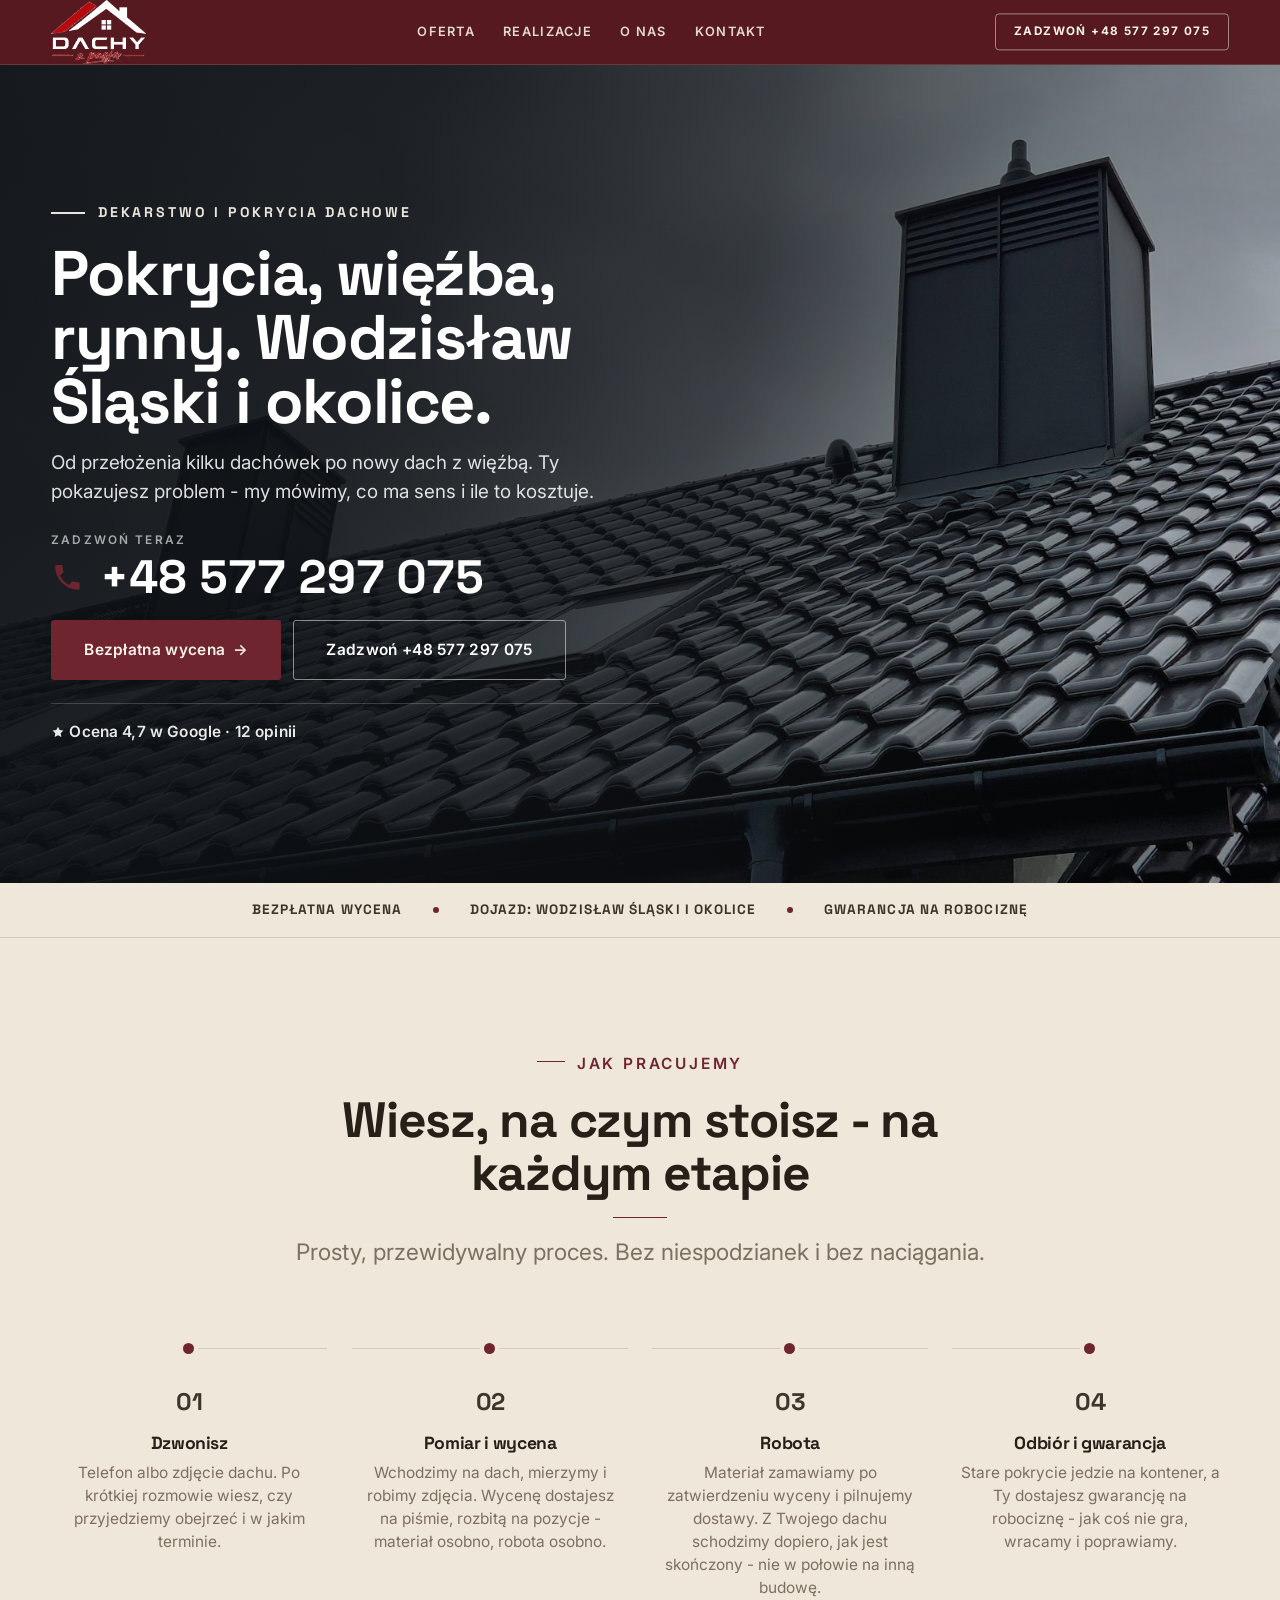
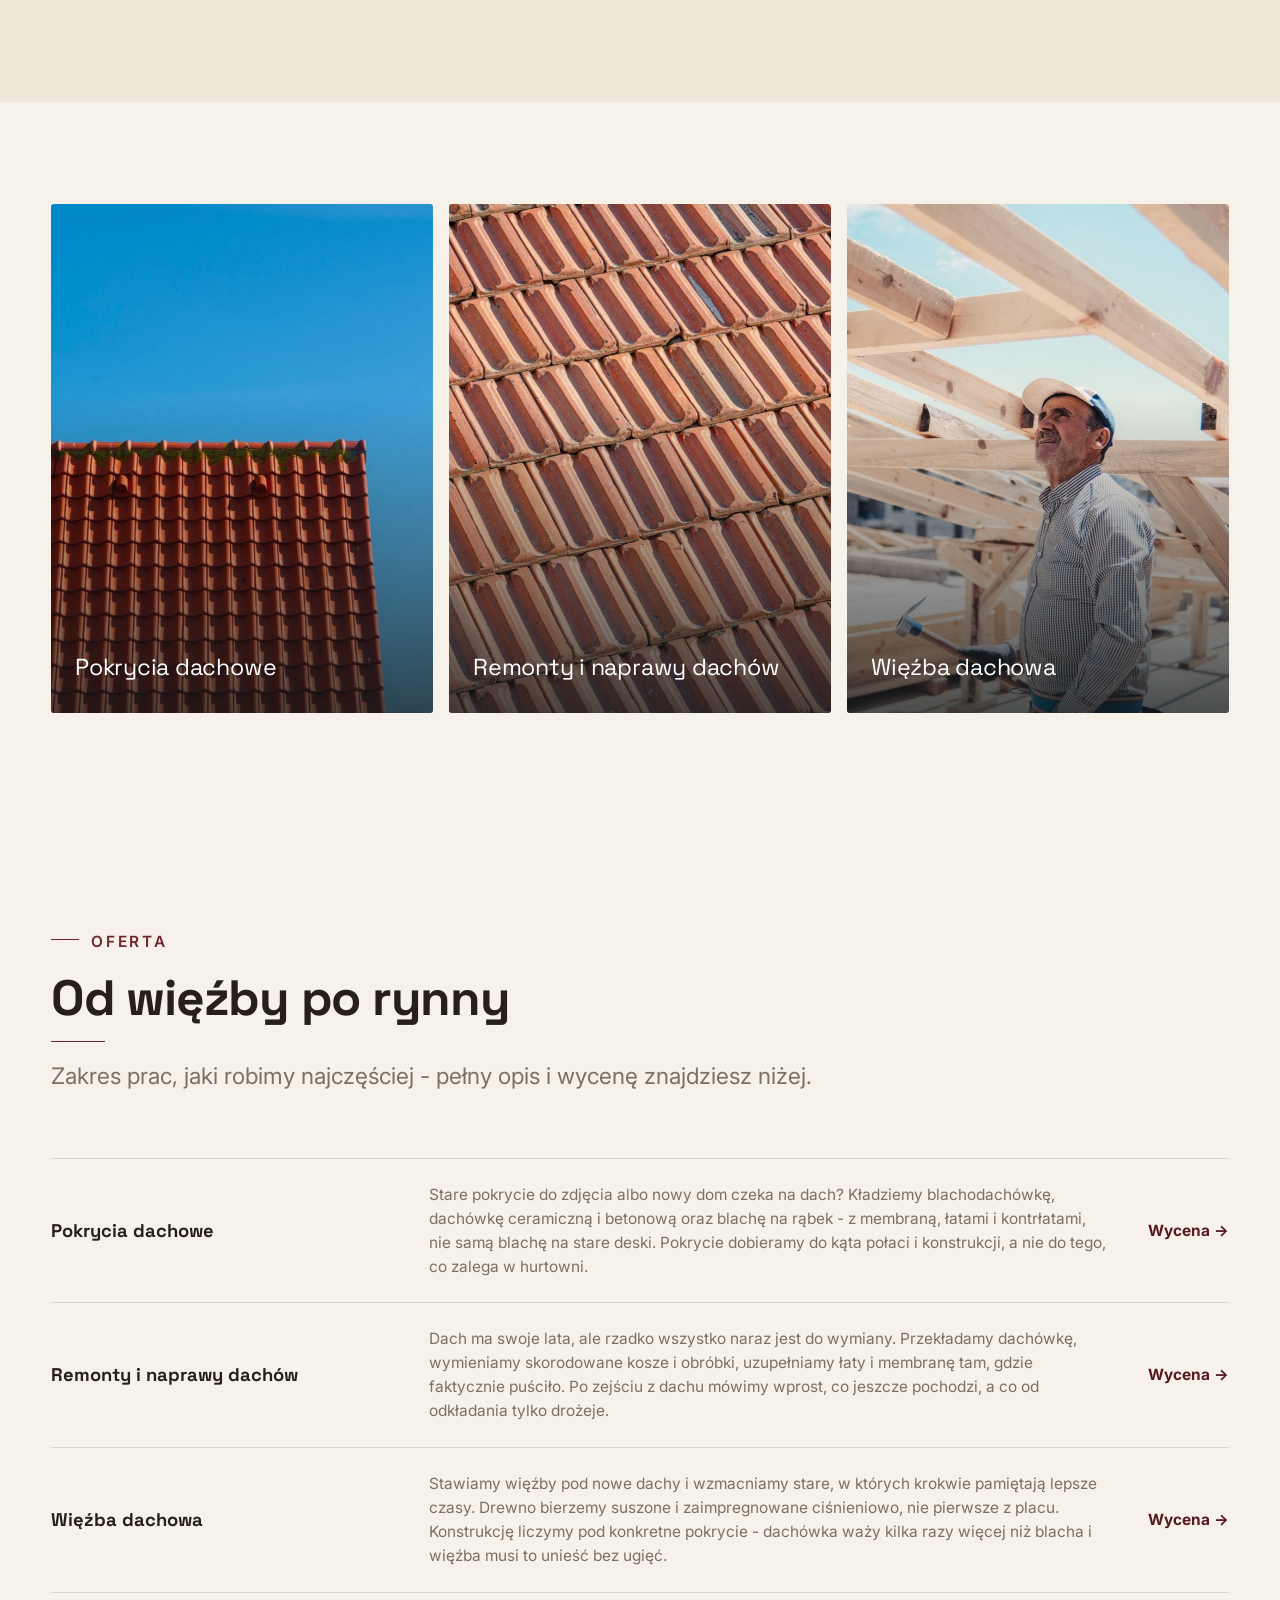
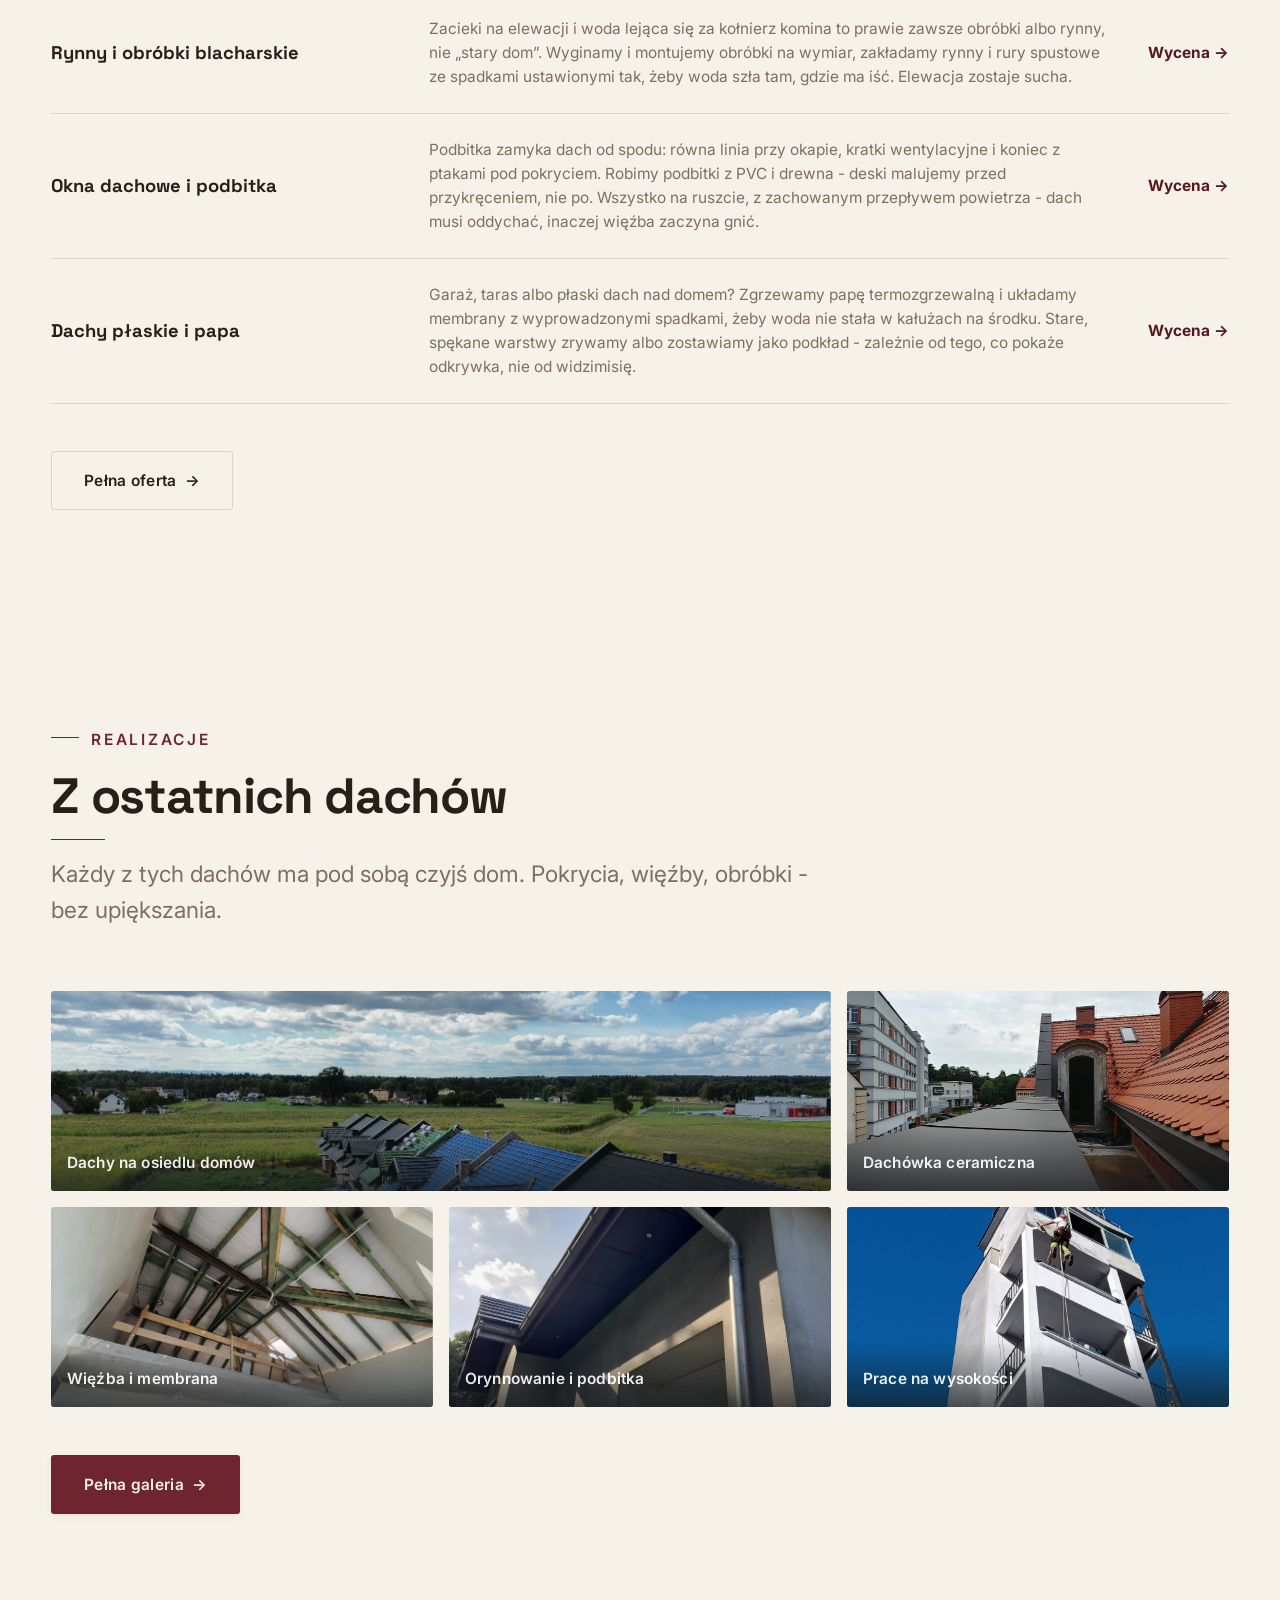
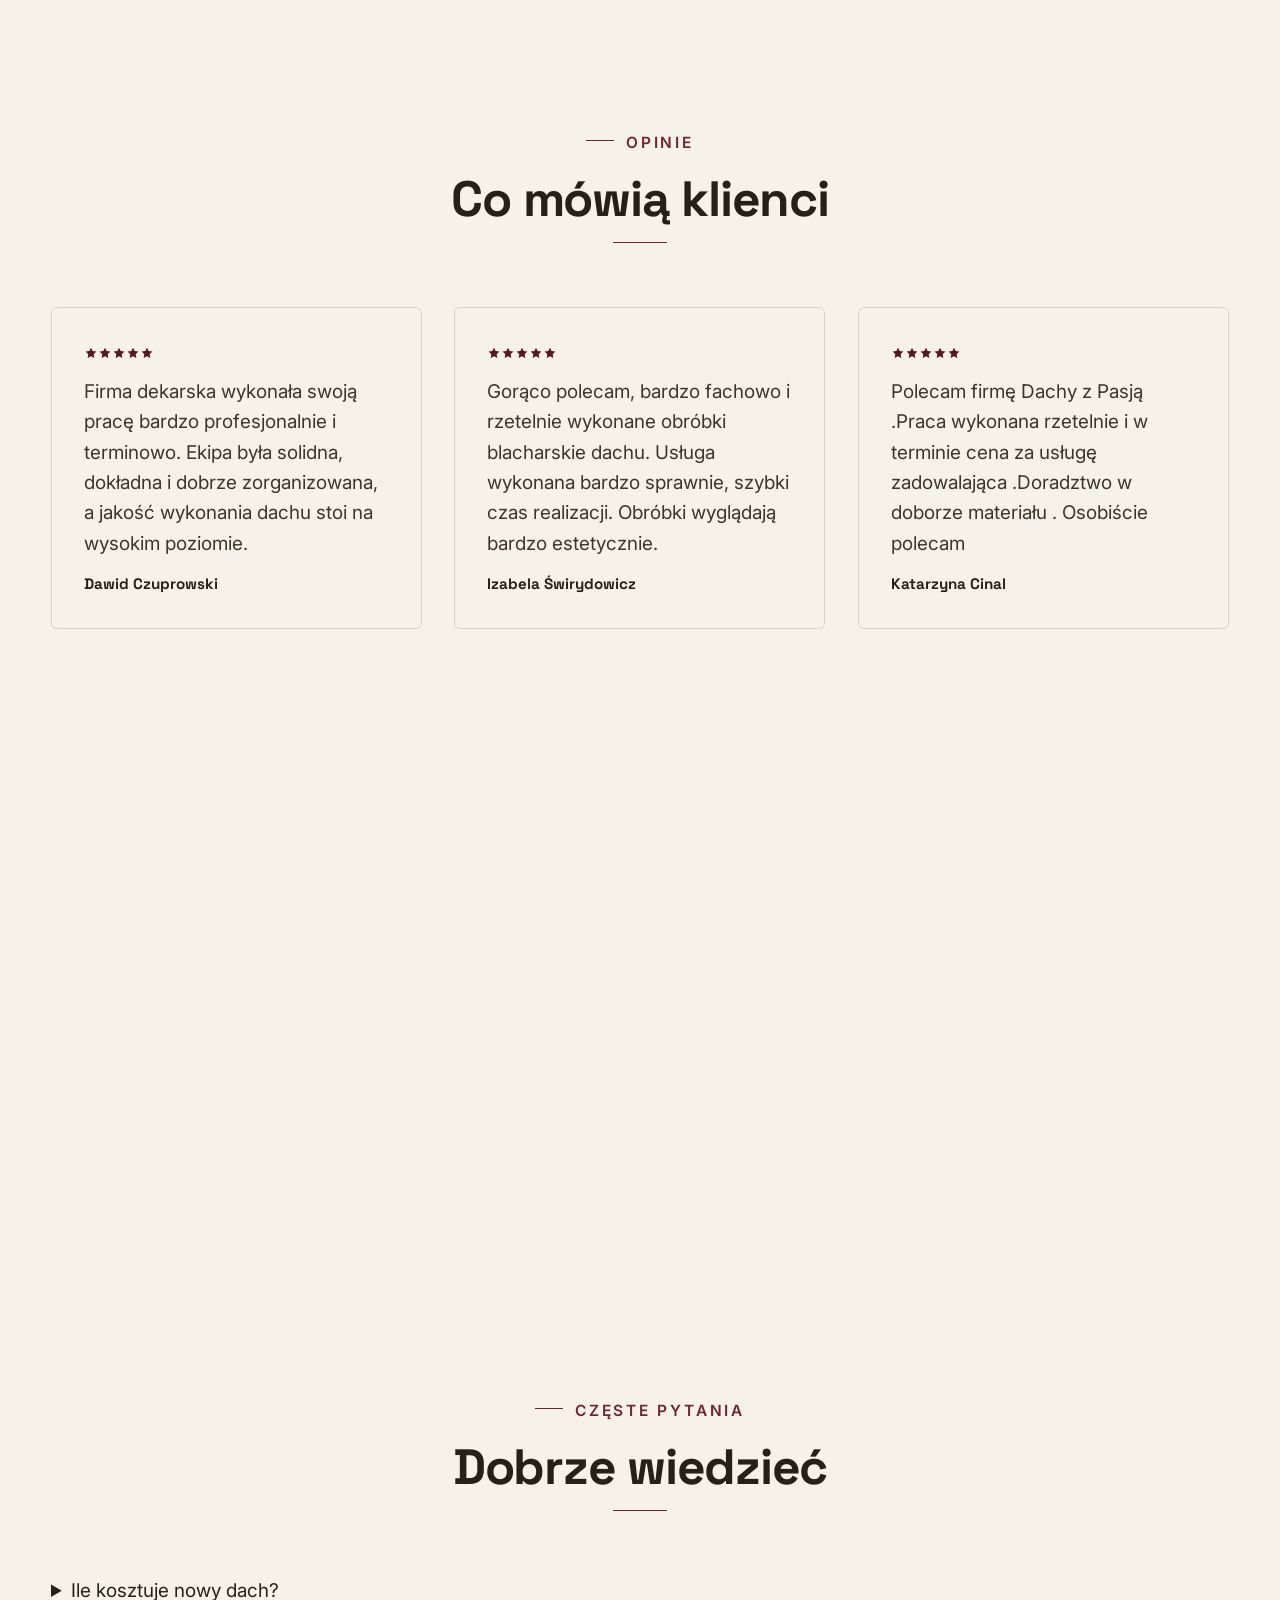
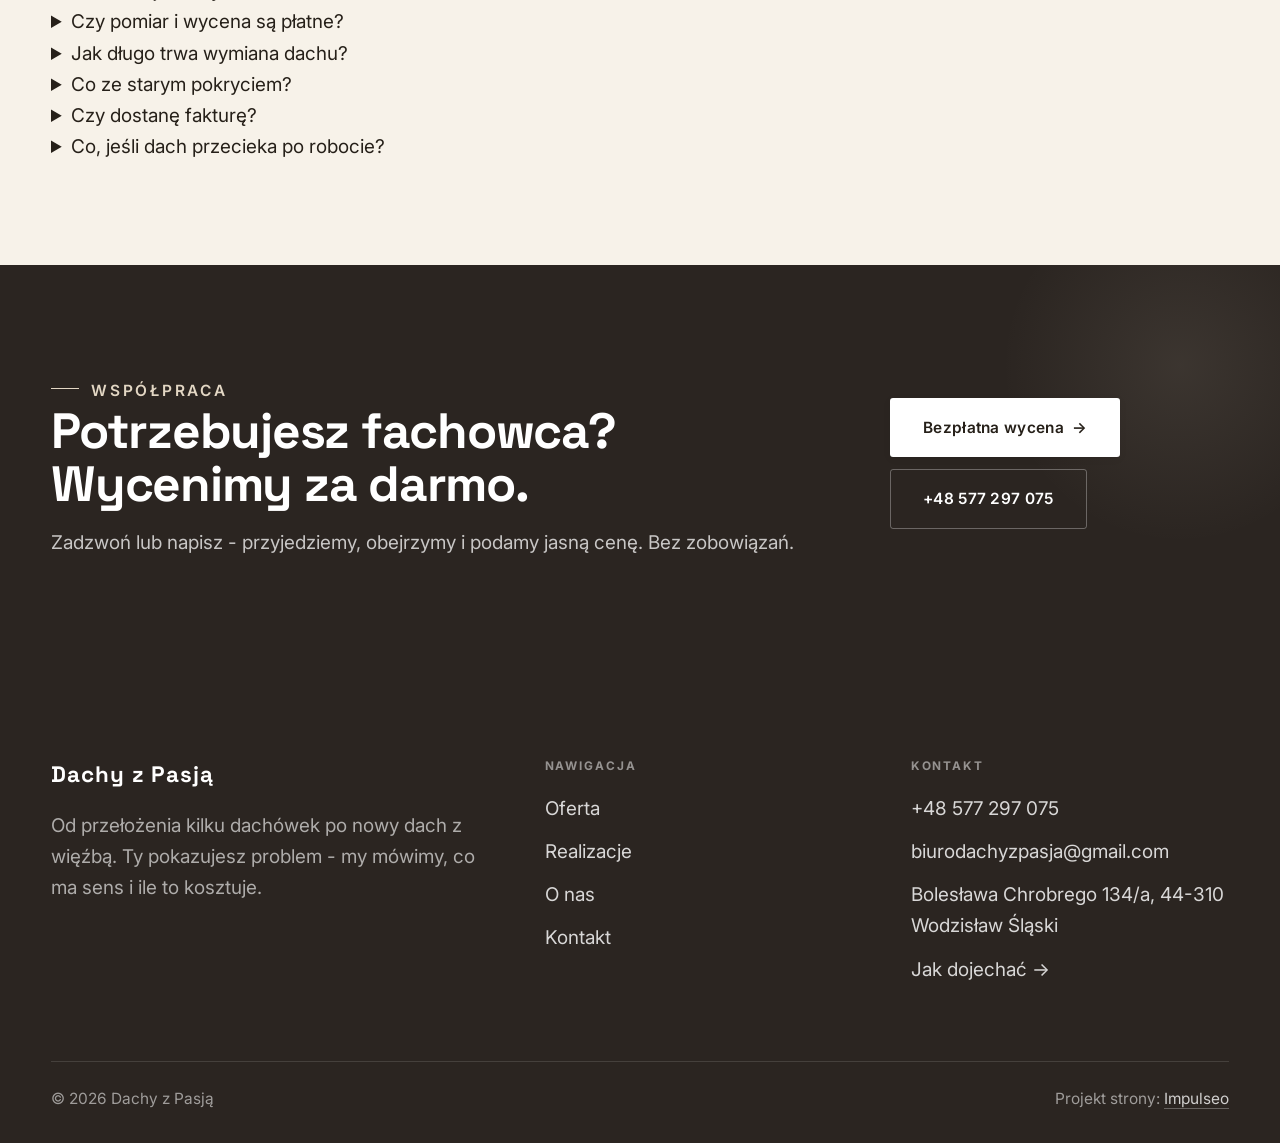
<file: index.html>
<!DOCTYPE html>
<html lang="pl">
<head>
<meta charset="UTF-8">
<meta name="viewport" content="width=device-width, initial-scale=1.0">
<title>Dachy z Pasją - pokrycia dachowe, remonty i więźby</title>
<meta name="description" content="Dachy z Pasją - nowe pokrycia, remonty dachów, więźba, rynny i obróbki. Wodzisław Śląski i okolice. Bezpłatny pomiar, cena przed robotą. Zadzwoń: +48 577 297 075.">
<link rel="preconnect" href="https://fonts.googleapis.com">
<link rel="preconnect" href="https://fonts.gstatic.com" crossorigin>
<link href="https://fonts.googleapis.com/css2?family=Space+Grotesk:wght@500;600;700&family=Inter:wght@400;500;600&display=swap" rel="stylesheet">
<link rel="stylesheet" href="assets/styles.css">
</head>
<body>

<header class="nav">
  <div class="wrap nav-inner">
    <a class="brand brand-has-logo" href="index.html"><img class="brand-logo logo-light" src="img/logo-light.png" alt="Dachy z Pasją"><img class="brand-logo logo-dark" src="img/logo.png" alt="Dachy z Pasją"></a>
    <nav class="nav-links">
      <a href="oferta.html">Oferta</a>
      <a href="realizacje.html">Realizacje</a>
      <a href="o-nas.html">O nas</a>
      <a href="kontakt.html">Kontakt</a>
      <a href="tel:+48577297075" class="btn btn-accent">Zadzwoń +48 577 297 075</a>
    </nav>
    <button class="nav-toggle" aria-label="Menu"><span></span><span></span><span></span></button>
  </div>
</header>

<section class="hero-fach">
  <img class="hf-photo" src="img/hero.jpg" fetchpriority="high" alt="Dachy z Pasją - dach z dachówki ceramicznej z obróbkami kominów">
  <div class="hf-panel">
    <div class="hf-inner">
      <span class="hf-kicker">Dekarstwo i pokrycia dachowe</span>
      <h1 class="hf-title">Pokrycia, więźba, rynny. Wodzisław Śląski i okolice. <em></em></h1>
      <p class="hf-lead">Od przełożenia kilku dachówek po nowy dach z więźbą. Ty pokazujesz problem - my mówimy, co ma sens i ile to kosztuje.</p>
      <a class="hf-phone" href="tel:+48577297075"><span class="hf-phone-lab">Zadzwoń teraz</span><span class="hf-phone-num"><svg class="ico-tel" width="16" height="16" viewBox="0 0 24 24" fill="none" aria-hidden="true"><path d="M6.6 10.8a15.5 15.5 0 0 0 6.6 6.6l2.2-2.2a1 1 0 0 1 1-.24 11.4 11.4 0 0 0 3.6.58 1 1 0 0 1 1 1V20a1 1 0 0 1-1 1A17 17 0 0 1 3 4a1 1 0 0 1 1-1h3.5a1 1 0 0 1 1 1c0 1.25.2 2.46.58 3.6a1 1 0 0 1-.25 1l-2.23 2.2Z" fill="currentColor"/></svg> +48 577 297 075</span></a>
      <div class="hf-actions">
        <a href="kontakt.html" class="btn btn-accent">Bezpłatna wycena <span class="arr">→</span></a>
        <a href="tel:+48577297075" class="btn btn-ghost hf-ghost">Zadzwoń +48 577 297 075</a>
      </div>
      <div class="hf-trust"><svg class="ico-star" width="14" height="14" viewBox="0 0 24 24" style="vertical-align:-2px" aria-hidden="true"><path d="M12 2.8l2.85 5.8 6.4.93-4.63 4.5 1.1 6.37L12 17.4l-5.72 3 1.1-6.37-4.63-4.5 6.4-.93L12 2.8Z" fill="currentColor"/></svg> Ocena 4,7 w Google · 12 opinii</div>
    </div>
  </div>
</section>
<section class="fach-promise">
  <div class="wrap">
    <ul class="fp-row reveal"><li>Bezpłatna wycena</li><li>Dojazd: Wodzisław Śląski i okolice</li><li>Gwarancja na robociznę</li></ul>
  </div>
</section>
<section class="proces fachowcy">
  <div class="wrap">
    <div class="head center reveal">
      <span class="eyebrow">Jak pracujemy</span>
      <h2>Wiesz, na czym stoisz - na każdym etapie</h2>
      <p>Prosty, przewidywalny proces. Bez niespodzianek i bez naciągania.</p>
    </div>
    <ol class="proces-line">
      <li class="reveal"><span class="pno">01</span><h3>Dzwonisz</h3><p>Telefon albo zdjęcie dachu. Po krótkiej rozmowie wiesz, czy przyjedziemy obejrzeć i w jakim terminie.</p></li>
      <li class="reveal"><span class="pno">02</span><h3>Pomiar i wycena</h3><p>Wchodzimy na dach, mierzymy i robimy zdjęcia. Wycenę dostajesz na piśmie, rozbitą na pozycje - materiał osobno, robota osobno.</p></li>
      <li class="reveal"><span class="pno">03</span><h3>Robota</h3><p>Materiał zamawiamy po zatwierdzeniu wyceny i pilnujemy dostawy. Z Twojego dachu schodzimy dopiero, jak jest skończony - nie w połowie na inną budowę.</p></li>
      <li class="reveal"><span class="pno">04</span><h3>Odbiór i gwarancja</h3><p>Stare pokrycie jedzie na kontener, a Ty dostajesz gwarancję na robociznę - jak coś nie gra, wracamy i poprawiamy.</p></li>
    </ol>
  </div>
</section>
<section class="gateways-band">
  <div class="wrap">
    <div class="gateways">
      <a href="oferta.html" class="gateway reveal"><img src="img/g7.jpg" alt="Pokrycia dachowe" loading="lazy"><span class="g-ttl">Pokrycia dachowe</span></a>
      <a href="oferta.html" class="gateway reveal"><img src="img/g12.jpg" alt="Remonty i naprawy dachów" loading="lazy"><span class="g-ttl">Remonty i naprawy dachów</span></a>
      <a href="oferta.html" class="gateway reveal"><img src="img/g13.jpg" alt="Więźba dachowa" loading="lazy"><span class="g-ttl">Więźba dachowa</span></a>
    </div>
  </div>
</section>
<section class="fach-uslugi">
  <div class="wrap">
    <div class="head reveal">
      <span class="eyebrow">Oferta</span>
      <h2>Od więźby po rynny</h2>
      <p>Zakres prac, jaki robimy najczęściej - pełny opis i wycenę znajdziesz niżej.</p>
    </div>
    <ul class="fu-list">
      <li class="fu-row reveal"><div class="fu-name">Pokrycia dachowe</div><div class="fu-desc">Stare pokrycie do zdjęcia albo nowy dom czeka na dach? Kładziemy blachodachówkę, dachówkę ceramiczną i betonową oraz blachę na rąbek - z membraną, łatami i kontrłatami, nie samą blachę na stare deski. Pokrycie dobieramy do kąta połaci i konstrukcji, a nie do tego, co zalega w hurtowni.</div><a class="fu-cta" href="kontakt.html">Wycena <span class="arr">→</span></a></li>
      <li class="fu-row reveal"><div class="fu-name">Remonty i naprawy dachów</div><div class="fu-desc">Dach ma swoje lata, ale rzadko wszystko naraz jest do wymiany. Przekładamy dachówkę, wymieniamy skorodowane kosze i obróbki, uzupełniamy łaty i membranę tam, gdzie faktycznie puściło. Po zejściu z dachu mówimy wprost, co jeszcze pochodzi, a co od odkładania tylko drożeje.</div><a class="fu-cta" href="kontakt.html">Wycena <span class="arr">→</span></a></li>
      <li class="fu-row reveal"><div class="fu-name">Więźba dachowa</div><div class="fu-desc">Stawiamy więźby pod nowe dachy i wzmacniamy stare, w których krokwie pamiętają lepsze czasy. Drewno bierzemy suszone i zaimpregnowane ciśnieniowo, nie pierwsze z placu. Konstrukcję liczymy pod konkretne pokrycie - dachówka waży kilka razy więcej niż blacha i więźba musi to unieść bez ugięć.</div><a class="fu-cta" href="kontakt.html">Wycena <span class="arr">→</span></a></li>
      <li class="fu-row reveal"><div class="fu-name">Rynny i obróbki blacharskie</div><div class="fu-desc">Zacieki na elewacji i woda lejąca się za kołnierz komina to prawie zawsze obróbki albo rynny, nie „stary dom”. Wyginamy i montujemy obróbki na wymiar, zakładamy rynny i rury spustowe ze spadkami ustawionymi tak, żeby woda szła tam, gdzie ma iść. Elewacja zostaje sucha.</div><a class="fu-cta" href="kontakt.html">Wycena <span class="arr">→</span></a></li>
      <li class="fu-row reveal"><div class="fu-name">Okna dachowe i podbitka</div><div class="fu-desc">Podbitka zamyka dach od spodu: równa linia przy okapie, kratki wentylacyjne i koniec z ptakami pod pokryciem. Robimy podbitki z PVC i drewna - deski malujemy przed przykręceniem, nie po. Wszystko na ruszcie, z zachowanym przepływem powietrza - dach musi oddychać, inaczej więźba zaczyna gnić.</div><a class="fu-cta" href="kontakt.html">Wycena <span class="arr">→</span></a></li>
      <li class="fu-row reveal"><div class="fu-name">Dachy płaskie i papa</div><div class="fu-desc">Garaż, taras albo płaski dach nad domem? Zgrzewamy papę termozgrzewalną i układamy membrany z wyprowadzonymi spadkami, żeby woda nie stała w kałużach na środku. Stare, spękane warstwy zrywamy albo zostawiamy jako podkład - zależnie od tego, co pokaże odkrywka, nie od widzimisię.</div><a class="fu-cta" href="kontakt.html">Wycena <span class="arr">→</span></a></li>
    </ul>
    <div style="margin-top:var(--space-7)" class="reveal"><a href="oferta.html" class="btn btn-ghost">Pełna oferta <span class="arr">→</span></a></div>
  </div>
</section>
<section>
  <div class="wrap">
    <div class="head reveal">
      <span class="eyebrow">Realizacje</span>
      <h2>Z ostatnich dachów</h2>
      <p>Każdy z tych dachów ma pod sobą czyjś dom. Pokrycia, więźby, obróbki - bez upiększania.</p>
    </div>
    <div class="gallery">
      <div class="tile t-two3 reveal"><img src="img/g1.jpg" alt="Dachy na osiedlu domów w trakcie krycia" loading="lazy"><div class="cap">Dachy na osiedlu domów</div></div>
      <div class="tile t-third reveal"><img src="img/g2.jpg" alt="Dachówka ceramiczna" loading="lazy"><div class="cap">Dachówka ceramiczna</div></div>
      <div class="tile t-third reveal"><img src="img/g3.jpg" alt="Więźba i membrana" loading="lazy"><div class="cap">Więźba i membrana</div></div>
      <div class="tile t-third reveal"><img src="img/g4.jpg" alt="Orynnowanie i podbitka" loading="lazy"><div class="cap">Orynnowanie i podbitka</div></div>
      <div class="tile t-third reveal"><img src="img/g5.jpg" alt="Prace na wysokości" loading="lazy"><div class="cap">Prace na wysokości</div></div>
    </div>
    <div style="margin-top:var(--space-7)" class="reveal"><a href="realizacje.html" class="btn btn-accent">Pełna galeria <span class="arr">→</span></a></div>
  </div>
</section>
<section class="opinie">
  <div class="wrap">
    <div class="head center reveal">
      <span class="eyebrow">Opinie</span>
      <h2>Co mówią klienci</h2>
    </div>
    <div class="opinie-grid">
      <figure class="op-card reveal"><span class="op-star"><svg class="ico-star" width="14" height="14" viewBox="0 0 24 24" style="vertical-align:-2px" aria-hidden="true"><path d="M12 2.8l2.85 5.8 6.4.93-4.63 4.5 1.1 6.37L12 17.4l-5.72 3 1.1-6.37-4.63-4.5 6.4-.93L12 2.8Z" fill="currentColor"/></svg><svg class="ico-star" width="14" height="14" viewBox="0 0 24 24" style="vertical-align:-2px" aria-hidden="true"><path d="M12 2.8l2.85 5.8 6.4.93-4.63 4.5 1.1 6.37L12 17.4l-5.72 3 1.1-6.37-4.63-4.5 6.4-.93L12 2.8Z" fill="currentColor"/></svg><svg class="ico-star" width="14" height="14" viewBox="0 0 24 24" style="vertical-align:-2px" aria-hidden="true"><path d="M12 2.8l2.85 5.8 6.4.93-4.63 4.5 1.1 6.37L12 17.4l-5.72 3 1.1-6.37-4.63-4.5 6.4-.93L12 2.8Z" fill="currentColor"/></svg><svg class="ico-star" width="14" height="14" viewBox="0 0 24 24" style="vertical-align:-2px" aria-hidden="true"><path d="M12 2.8l2.85 5.8 6.4.93-4.63 4.5 1.1 6.37L12 17.4l-5.72 3 1.1-6.37-4.63-4.5 6.4-.93L12 2.8Z" fill="currentColor"/></svg><svg class="ico-star" width="14" height="14" viewBox="0 0 24 24" style="vertical-align:-2px" aria-hidden="true"><path d="M12 2.8l2.85 5.8 6.4.93-4.63 4.5 1.1 6.37L12 17.4l-5.72 3 1.1-6.37-4.63-4.5 6.4-.93L12 2.8Z" fill="currentColor"/></svg></span><blockquote>Firma dekarska wykonała swoją pracę bardzo profesjonalnie i terminowo. Ekipa była solidna, dokładna i dobrze zorganizowana, a jakość wykonania dachu stoi na wysokim poziomie.</blockquote><span class="op-autor">Dawid Czuprowski</span></figure>
      <figure class="op-card reveal"><span class="op-star"><svg class="ico-star" width="14" height="14" viewBox="0 0 24 24" style="vertical-align:-2px" aria-hidden="true"><path d="M12 2.8l2.85 5.8 6.4.93-4.63 4.5 1.1 6.37L12 17.4l-5.72 3 1.1-6.37-4.63-4.5 6.4-.93L12 2.8Z" fill="currentColor"/></svg><svg class="ico-star" width="14" height="14" viewBox="0 0 24 24" style="vertical-align:-2px" aria-hidden="true"><path d="M12 2.8l2.85 5.8 6.4.93-4.63 4.5 1.1 6.37L12 17.4l-5.72 3 1.1-6.37-4.63-4.5 6.4-.93L12 2.8Z" fill="currentColor"/></svg><svg class="ico-star" width="14" height="14" viewBox="0 0 24 24" style="vertical-align:-2px" aria-hidden="true"><path d="M12 2.8l2.85 5.8 6.4.93-4.63 4.5 1.1 6.37L12 17.4l-5.72 3 1.1-6.37-4.63-4.5 6.4-.93L12 2.8Z" fill="currentColor"/></svg><svg class="ico-star" width="14" height="14" viewBox="0 0 24 24" style="vertical-align:-2px" aria-hidden="true"><path d="M12 2.8l2.85 5.8 6.4.93-4.63 4.5 1.1 6.37L12 17.4l-5.72 3 1.1-6.37-4.63-4.5 6.4-.93L12 2.8Z" fill="currentColor"/></svg><svg class="ico-star" width="14" height="14" viewBox="0 0 24 24" style="vertical-align:-2px" aria-hidden="true"><path d="M12 2.8l2.85 5.8 6.4.93-4.63 4.5 1.1 6.37L12 17.4l-5.72 3 1.1-6.37-4.63-4.5 6.4-.93L12 2.8Z" fill="currentColor"/></svg></span><blockquote>Gorąco polecam, bardzo fachowo i rzetelnie wykonane obróbki blacharskie dachu. Usługa wykonana bardzo sprawnie, szybki czas realizacji. Obróbki wyglądają bardzo estetycznie.</blockquote><span class="op-autor">Izabela Świrydowicz</span></figure>
      <figure class="op-card reveal"><span class="op-star"><svg class="ico-star" width="14" height="14" viewBox="0 0 24 24" style="vertical-align:-2px" aria-hidden="true"><path d="M12 2.8l2.85 5.8 6.4.93-4.63 4.5 1.1 6.37L12 17.4l-5.72 3 1.1-6.37-4.63-4.5 6.4-.93L12 2.8Z" fill="currentColor"/></svg><svg class="ico-star" width="14" height="14" viewBox="0 0 24 24" style="vertical-align:-2px" aria-hidden="true"><path d="M12 2.8l2.85 5.8 6.4.93-4.63 4.5 1.1 6.37L12 17.4l-5.72 3 1.1-6.37-4.63-4.5 6.4-.93L12 2.8Z" fill="currentColor"/></svg><svg class="ico-star" width="14" height="14" viewBox="0 0 24 24" style="vertical-align:-2px" aria-hidden="true"><path d="M12 2.8l2.85 5.8 6.4.93-4.63 4.5 1.1 6.37L12 17.4l-5.72 3 1.1-6.37-4.63-4.5 6.4-.93L12 2.8Z" fill="currentColor"/></svg><svg class="ico-star" width="14" height="14" viewBox="0 0 24 24" style="vertical-align:-2px" aria-hidden="true"><path d="M12 2.8l2.85 5.8 6.4.93-4.63 4.5 1.1 6.37L12 17.4l-5.72 3 1.1-6.37-4.63-4.5 6.4-.93L12 2.8Z" fill="currentColor"/></svg><svg class="ico-star" width="14" height="14" viewBox="0 0 24 24" style="vertical-align:-2px" aria-hidden="true"><path d="M12 2.8l2.85 5.8 6.4.93-4.63 4.5 1.1 6.37L12 17.4l-5.72 3 1.1-6.37-4.63-4.5 6.4-.93L12 2.8Z" fill="currentColor"/></svg></span><blockquote>Polecam firmę Dachy z Pasją .Praca wykonana rzetelnie i w terminie cena za usługę zadowalająca .Doradztwo w doborze materiału . Osobiście polecam</blockquote><span class="op-autor">Katarzyna Cinal</span></figure>
    </div>
  </div>
</section>
<section class="obszar">
  <div class="wrap">
    <div class="head center reveal">
      <span class="eyebrow">Obszar działania</span>
      <h2>Dojeżdżamy do Ciebie</h2>
    </div>
    <p class="obszar-txt reveal" style="text-align:center;max-width:60ch;margin:0 auto 1.4rem">Najwięcej dachów robimy w Wodzisławiu Śląskim i najbliższej okolicy: Rydułtowy, Pszów, Radlin, Rybnik i Jastrzębie-Zdrój. Sąsiednie miejscowości - kwestia jednego telefonu.</p>
    <ul class="obszar-list reveal"><li class="is-home">Wodzisław Śląski</li><li>+ okolice</li></ul>
  </div>
</section>
<section class="faq-klinika">
  <div class="wrap">
    <div class="head center reveal">
      <span class="eyebrow">Częste pytania</span>
      <h2>Dobrze wiedzieć</h2>
    </div>
    <div class="faq-list">
      <details class="faq-item reveal"><summary>Ile kosztuje nowy dach?</summary><p>Najwięcej robi pokrycie i skomplikowanie bryły - dwa kominy i trzy lukarny to inna robota niż prosta dwuspadówka. Dlatego wyceniamy dopiero po wejściu na dach, za to na piśmie.</p></details>
      <details class="faq-item reveal"><summary>Czy pomiar i wycena są płatne?</summary><p>Nie. Pomiar i wycena w Wodzisławiu Śląskim i najbliższej okolicy są bezpłatne i do niczego nie zobowiązują.</p></details>
      <details class="faq-item reveal"><summary>Jak długo trwa wymiana dachu?</summary><p>Naprawy zamykamy zwykle w jeden dzień. Przy całym dachu tempo ustawia pogoda - otwieramy tylko tyle połaci, ile zdążymy zamknąć, więc dom nie czeka odkryty.</p></details>
      <details class="faq-item reveal"><summary>Co ze starym pokryciem?</summary><p>Zamawiamy kontener i stare pokrycie jedzie w całości, razem z foliami i resztkami łat, prosto z dachu. Wywóz mamy po swojej stronie, nie zostaje na Twojej głowie.</p></details>
      <details class="faq-item reveal"><summary>Czy dostanę fakturę?</summary><p>Tak, na firmę albo prywatnie. Kwoty na fakturze zgadzają się z wyceną - żadnych pozycji dopisanych na koniec.</p></details>
      <details class="faq-item reveal"><summary>Co, jeśli dach przecieka po robocie?</summary><p>Wracamy i sprawdzamy, gdzie puściło. Nasza robota - poprawiamy za darmo; przyczyna gdzie indziej - pokazujemy zdjęcia i mówimy, co z tym zrobić.</p></details>
    </div>
  </div>
</section>
<section class="cta">
  <div class="wrap">
    <div class="reveal">
      <span class="eyebrow">Współpraca</span>
      <h2>Potrzebujesz fachowca? Wycenimy za darmo.</h2>
      <p>Zadzwoń lub napisz - przyjedziemy, obejrzymy i podamy jasną cenę. Bez zobowiązań.</p>
    </div>
    <div class="cta-actions reveal">
      <a href="kontakt.html" class="btn btn-light">Bezpłatna wycena <span class="arr">→</span></a>
      <a href="tel:+48577297075" class="btn btn-ghost" style="color:#fff;border-color:rgba(255,255,255,.3)">+48 577 297 075</a>
    </div>
  </div>
</section>

<footer>
  <div class="wrap">
    <div class="foot-grid">
      <div class="foot-brand">
        <div class="name">Dachy z Pasją</div>
        <p>Od przełożenia kilku dachówek po nowy dach z więźbą. Ty pokazujesz problem - my mówimy, co ma sens i ile to kosztuje.</p>
      </div>
      <div class="foot-col">
        <h4>Nawigacja</h4>
        <a href="oferta.html">Oferta</a>
        <a href="realizacje.html">Realizacje</a>
        <a href="o-nas.html">O nas</a>
        <a href="kontakt.html">Kontakt</a>
      </div>
      <div class="foot-col">
        <h4>Kontakt</h4>
        <a href="tel:+48577297075">+48 577 297 075</a>
        <a href="mailto:biurodachyzpasja@gmail.com">biurodachyzpasja@gmail.com</a>
        <p>Bolesława Chrobrego 134/a, 44-310 Wodzisław Śląski</p>
        <a href="https://maps.google.com/?cid=11734438482588646306&g_mp=CiVnb29nbGUubWFwcy5wbGFjZXMudjEuUGxhY2VzLkdldFBsYWNlEAIYBCAA" target="_blank" rel="noopener">Jak dojechać →</a>
      </div>
    </div>
    <div class="foot-bot">
      <span>© 2026 Dachy z Pasją</span>
      <span>Projekt strony: <a class="foot-credit" href="https://impulseo.pl" target="_blank" rel="noopener">Impulseo</a></span>
    </div>
  </div>
</footer>
<div class="sticky-call"><a class="sc-call" href="tel:+48577297075"><svg class="ico-tel" width="16" height="16" viewBox="0 0 24 24" fill="none" aria-hidden="true"><path d="M6.6 10.8a15.5 15.5 0 0 0 6.6 6.6l2.2-2.2a1 1 0 0 1 1-.24 11.4 11.4 0 0 0 3.6.58 1 1 0 0 1 1 1V20a1 1 0 0 1-1 1A17 17 0 0 1 3 4a1 1 0 0 1 1-1h3.5a1 1 0 0 1 1 1c0 1.25.2 2.46.58 3.6a1 1 0 0 1-.25 1l-2.23 2.2Z" fill="currentColor"/></svg> Zadzwoń</a><a class="sc-quote" href="kontakt.html">Bezpłatna wycena</a></div>

<script src="assets/main.js"></script>
</body>
</html>
</file>
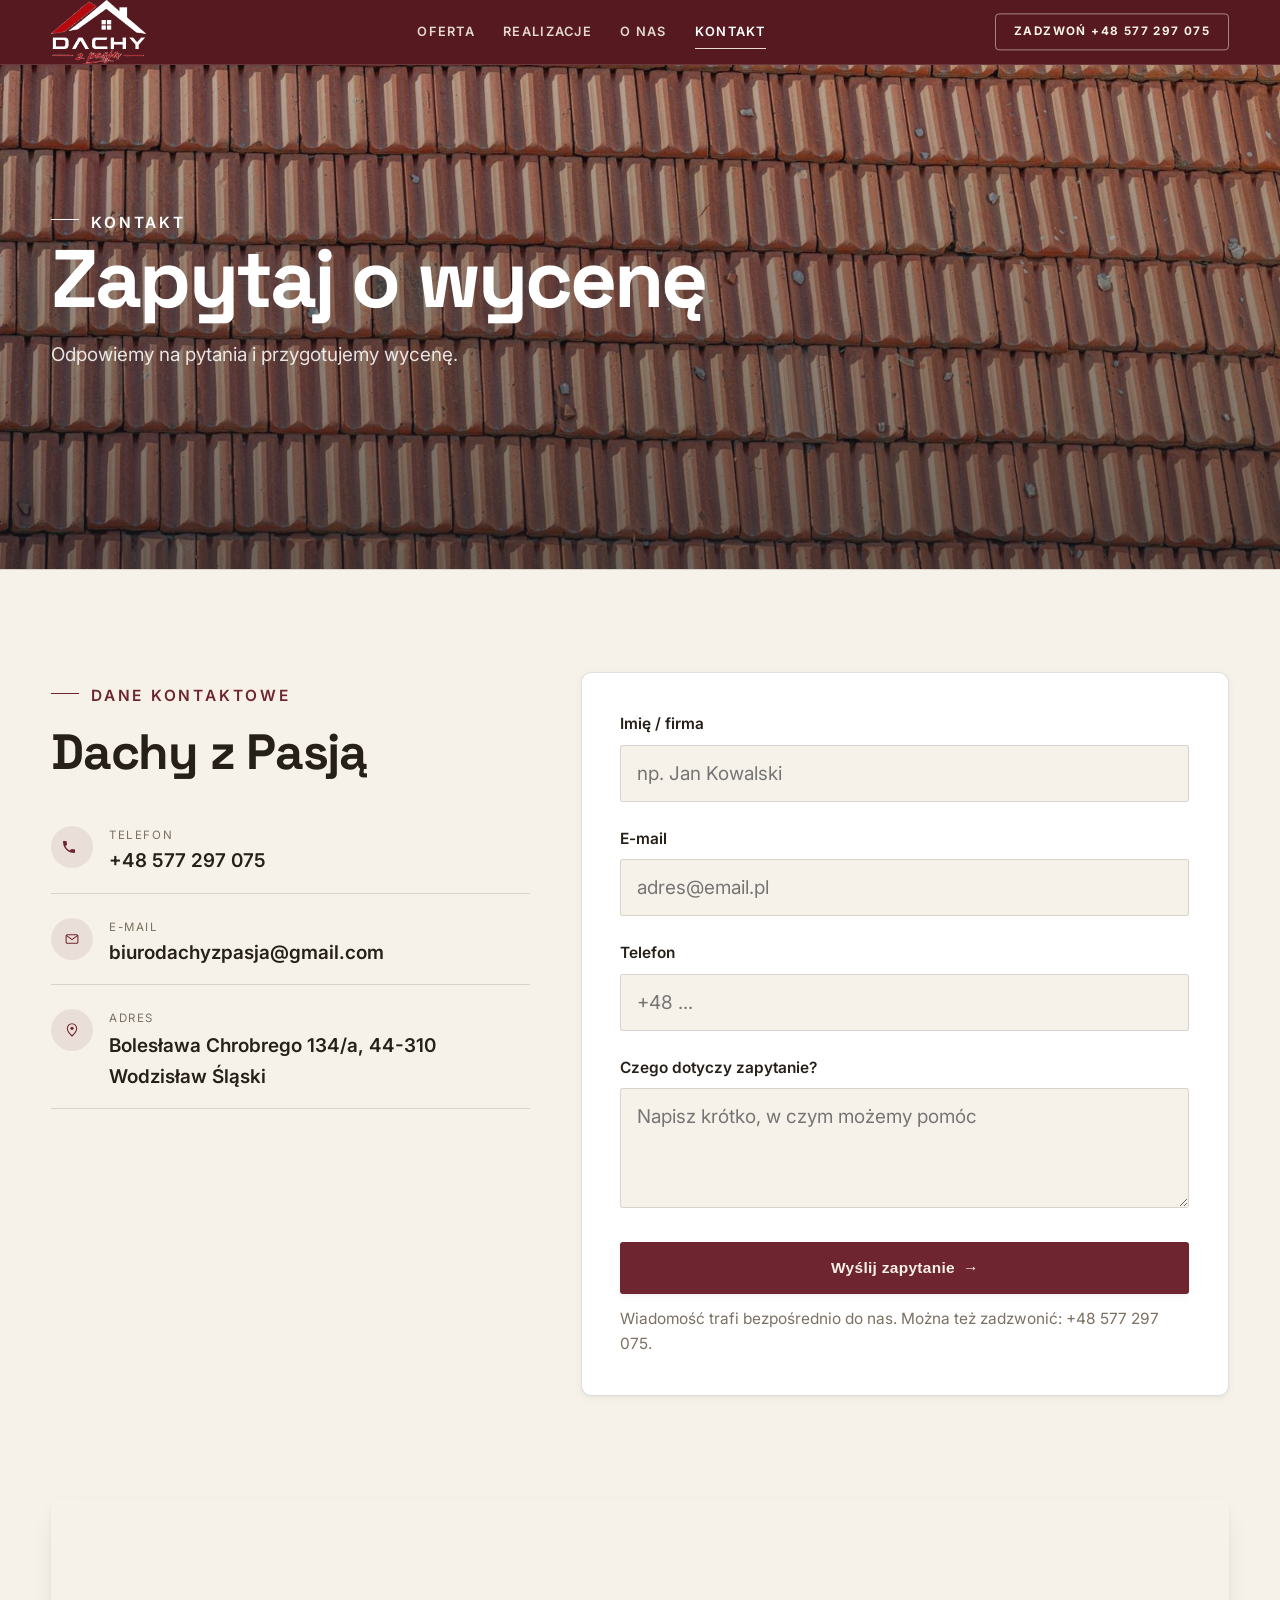
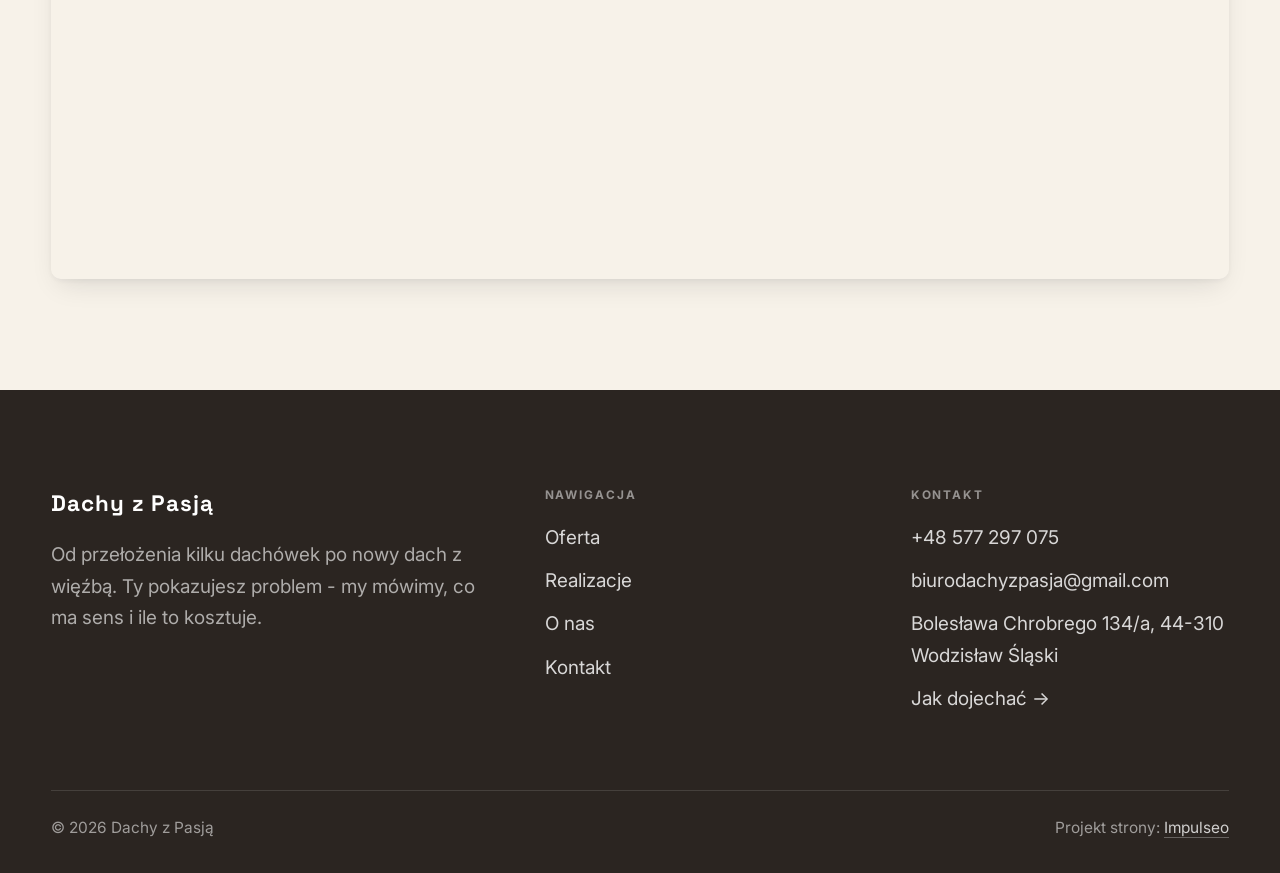
<file: kontakt.html>
<!DOCTYPE html>
<html lang="pl">
<head>
<meta charset="UTF-8">
<meta name="viewport" content="width=device-width, initial-scale=1.0">
<title>Kontakt - Dachy z Pasją</title>
<meta name="description" content="Kontakt Dachy z Pasją - Bolesława Chrobrego 134/a, 44-310 Wodzisław Śląski">
<link rel="preconnect" href="https://fonts.googleapis.com">
<link rel="preconnect" href="https://fonts.gstatic.com" crossorigin>
<link href="https://fonts.googleapis.com/css2?family=Space+Grotesk:wght@500;600;700&family=Inter:wght@400;500;600&display=swap" rel="stylesheet">
<link rel="stylesheet" href="assets/styles.css">
</head>
<body>

<header class="nav">
  <div class="wrap nav-inner">
    <a class="brand brand-has-logo" href="index.html"><img class="brand-logo logo-light" src="img/logo-light.png" alt="Dachy z Pasją"><img class="brand-logo logo-dark" src="img/logo.png" alt="Dachy z Pasją"></a>
    <nav class="nav-links">
      <a href="oferta.html">Oferta</a>
      <a href="realizacje.html">Realizacje</a>
      <a href="o-nas.html">O nas</a>
      <a href="kontakt.html" class="active">Kontakt</a>
      <a href="tel:+48577297075" class="btn btn-accent">Zadzwoń +48 577 297 075</a>
    </nav>
    <button class="nav-toggle" aria-label="Menu"><span></span><span></span><span></span></button>
  </div>
</header>

<section class="pagehead">
  <img src="img/g14.jpg" alt="Dachy z Pasją - Zapytaj o wycenę">
  <div class="wrap">
    <span class="eyebrow">Kontakt</span>
    <h1>Zapytaj o wycenę</h1>
    <p>Odpowiemy na pytania i przygotujemy wycenę.</p>
  </div>
</section>
<section>
  <div class="wrap contact-grid">
    <div class="reveal">
      <span class="eyebrow">Dane kontaktowe</span>
      <h2 style="margin:var(--space-4) 0 var(--space-6)">Dachy z Pasją</h2>
      <div class="info-list">
        <div class="info-row"><div class="ic"><svg class="ico-tel" width="16" height="16" viewBox="0 0 24 24" fill="none" aria-hidden="true"><path d="M6.6 10.8a15.5 15.5 0 0 0 6.6 6.6l2.2-2.2a1 1 0 0 1 1-.24 11.4 11.4 0 0 0 3.6.58 1 1 0 0 1 1 1V20a1 1 0 0 1-1 1A17 17 0 0 1 3 4a1 1 0 0 1 1-1h3.5a1 1 0 0 1 1 1c0 1.25.2 2.46.58 3.6a1 1 0 0 1-.25 1l-2.23 2.2Z" fill="currentColor"/></svg></div><div><div class="lbl">Telefon</div><a class="val" href="tel:+48577297075">+48 577 297 075</a></div></div>
        <div class="info-row"><div class="ic"><svg class="ico-mail" width="16" height="16" viewBox="0 0 24 24" fill="none" aria-hidden="true"><rect x="3.2" y="5.5" width="17.6" height="13" rx="1.6" stroke="currentColor" stroke-width="1.6"/><path d="M4 7l8 6 8-6" stroke="currentColor" stroke-width="1.6" stroke-linecap="round" stroke-linejoin="round"/></svg></div><div><div class="lbl">E-mail</div><a class="val" href="mailto:biurodachyzpasja@gmail.com">biurodachyzpasja@gmail.com</a></div></div>
        <div class="info-row"><div class="ic"><svg class="ico-pin" width="16" height="16" viewBox="0 0 24 24" fill="none" aria-hidden="true"><path d="M12 21s7-6.1 7-11.5A7 7 0 0 0 5 9.5C5 14.9 12 21 12 21Z" stroke="currentColor" stroke-width="1.6" fill="none"/><circle cx="12" cy="9.5" r="2.4" fill="currentColor"/></svg></div><div><div class="lbl">Adres</div><div class="val">Bolesława Chrobrego 134/a, 44-310 Wodzisław Śląski</div></div></div>
      </div>
    </div>
    <div class="reveal">
      <form class="form" action="https://formsubmit.co/biurodachyzpasja@gmail.com" method="POST">
        <input type="hidden" name="_subject" value="Zapytanie ze strony Dachy z Pasją">
        <input type="hidden" name="_captcha" value="false">
        <input type="hidden" name="_template" value="table">
        <div class="fld"><label for="name">Imię / firma</label><input id="name" name="name" type="text" placeholder="np. Jan Kowalski" required></div>
        <div class="fld"><label for="email">E-mail</label><input id="email" name="email" type="email" placeholder="adres@email.pl" required></div>
        <div class="fld"><label for="phone">Telefon</label><input id="phone" name="phone" type="tel" placeholder="+48 ..."></div>
        <div class="fld"><label for="msg">Czego dotyczy zapytanie?</label><textarea id="msg" name="message" placeholder="Napisz krótko, w czym możemy pomóc" required></textarea></div>
        <button type="submit" class="btn btn-accent" style="width:100%;justify-content:center">Wyślij zapytanie <span class="arr">→</span></button>
        <p class="note">Wiadomość trafi bezpośrednio do nas. Można też zadzwonić: +48 577 297 075.</p>
      </form>
    </div>
  </div>
</section>
<section style="padding-top:0">
  <div class="wrap reveal">
    <iframe class="map" title="Dachy z Pasją - Wodzisław Śląski" src="https://maps.google.com/maps?q=50.023168%2C18.4633189&z=15&output=embed" loading="lazy" referrerpolicy="no-referrer-when-downgrade"></iframe>
  </div>
</section>

<footer>
  <div class="wrap">
    <div class="foot-grid">
      <div class="foot-brand">
        <div class="name">Dachy z Pasją</div>
        <p>Od przełożenia kilku dachówek po nowy dach z więźbą. Ty pokazujesz problem - my mówimy, co ma sens i ile to kosztuje.</p>
      </div>
      <div class="foot-col">
        <h4>Nawigacja</h4>
        <a href="oferta.html">Oferta</a>
        <a href="realizacje.html">Realizacje</a>
        <a href="o-nas.html">O nas</a>
        <a href="kontakt.html">Kontakt</a>
      </div>
      <div class="foot-col">
        <h4>Kontakt</h4>
        <a href="tel:+48577297075">+48 577 297 075</a>
        <a href="mailto:biurodachyzpasja@gmail.com">biurodachyzpasja@gmail.com</a>
        <p>Bolesława Chrobrego 134/a, 44-310 Wodzisław Śląski</p>
        <a href="https://maps.google.com/?cid=11734438482588646306&g_mp=CiVnb29nbGUubWFwcy5wbGFjZXMudjEuUGxhY2VzLkdldFBsYWNlEAIYBCAA" target="_blank" rel="noopener">Jak dojechać →</a>
      </div>
    </div>
    <div class="foot-bot">
      <span>© 2026 Dachy z Pasją</span>
      <span>Projekt strony: <a class="foot-credit" href="https://impulseo.pl" target="_blank" rel="noopener">Impulseo</a></span>
    </div>
  </div>
</footer>
<div class="sticky-call"><a class="sc-call" href="tel:+48577297075"><svg class="ico-tel" width="16" height="16" viewBox="0 0 24 24" fill="none" aria-hidden="true"><path d="M6.6 10.8a15.5 15.5 0 0 0 6.6 6.6l2.2-2.2a1 1 0 0 1 1-.24 11.4 11.4 0 0 0 3.6.58 1 1 0 0 1 1 1V20a1 1 0 0 1-1 1A17 17 0 0 1 3 4a1 1 0 0 1 1-1h3.5a1 1 0 0 1 1 1c0 1.25.2 2.46.58 3.6a1 1 0 0 1-.25 1l-2.23 2.2Z" fill="currentColor"/></svg> Zadzwoń</a><a class="sc-quote" href="kontakt.html">Bezpłatna wycena</a></div>

<script src="assets/main.js"></script>
</body>
</html>
</file>
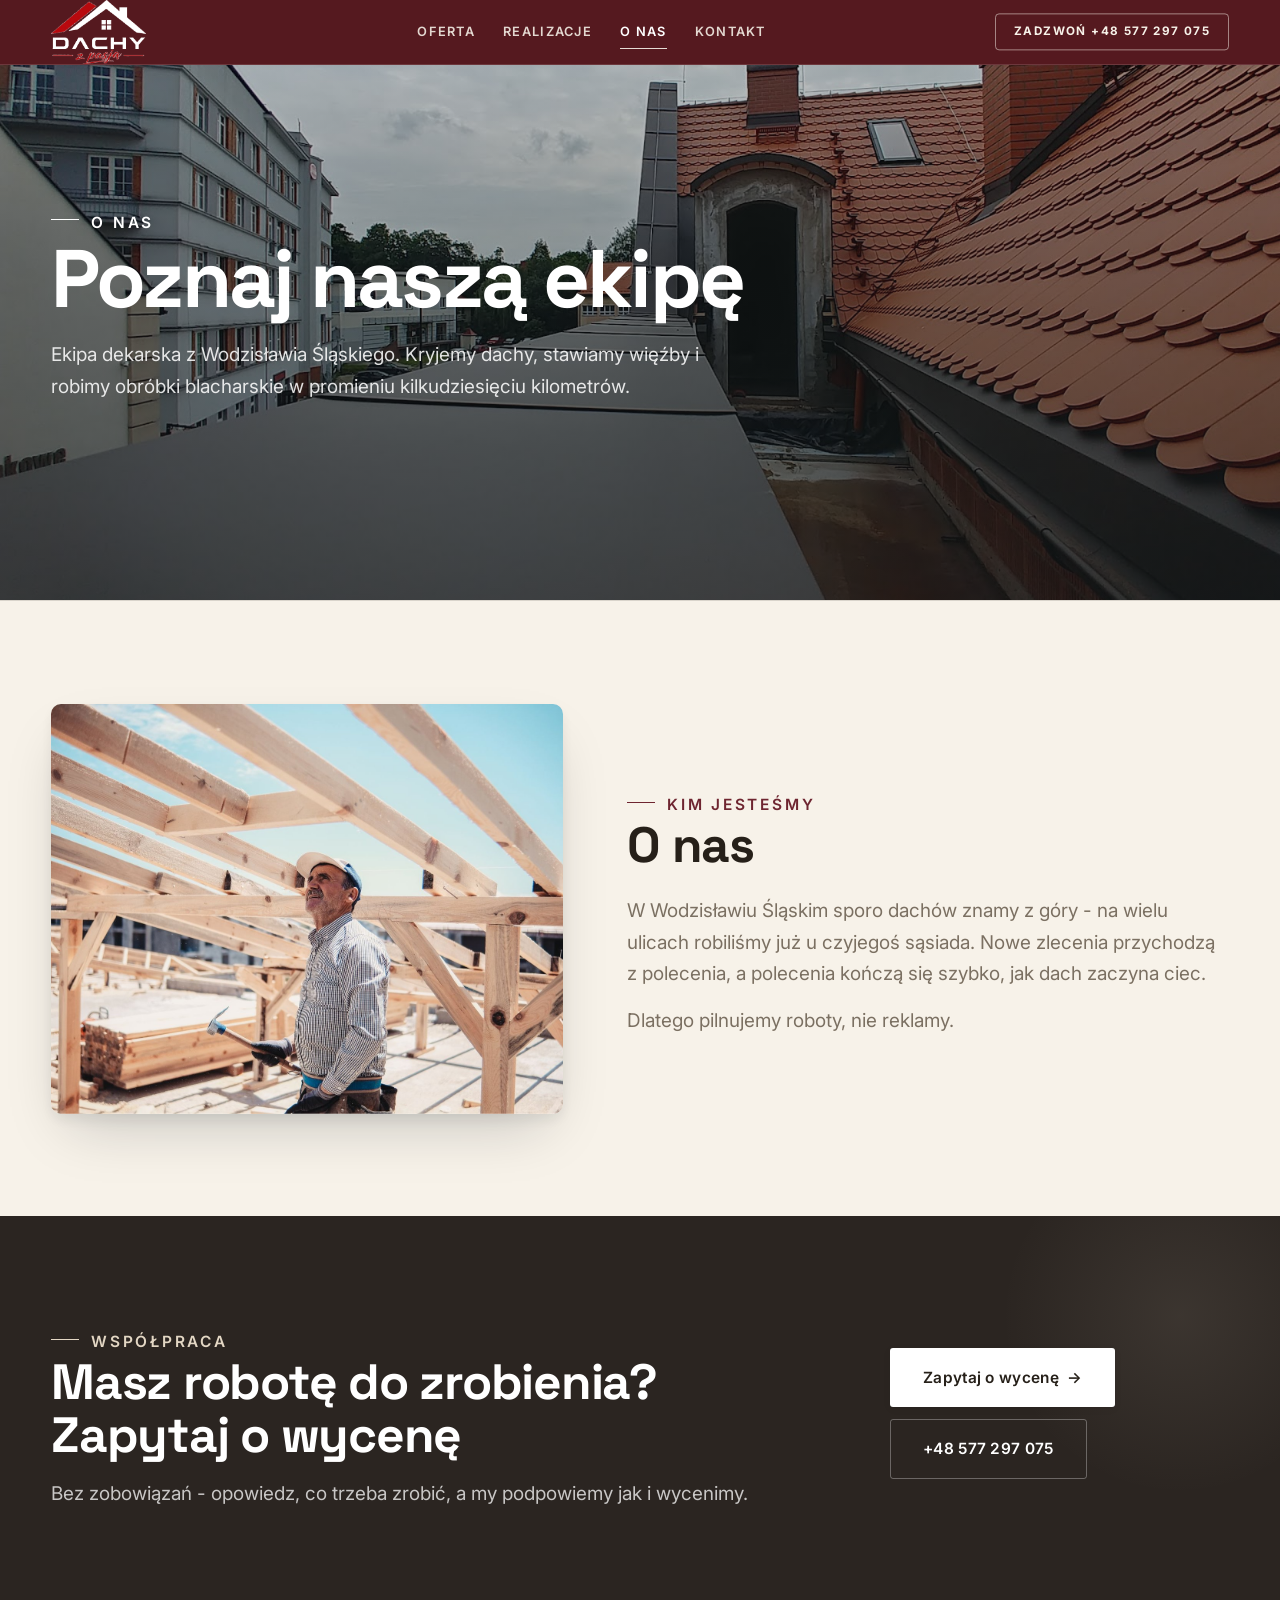
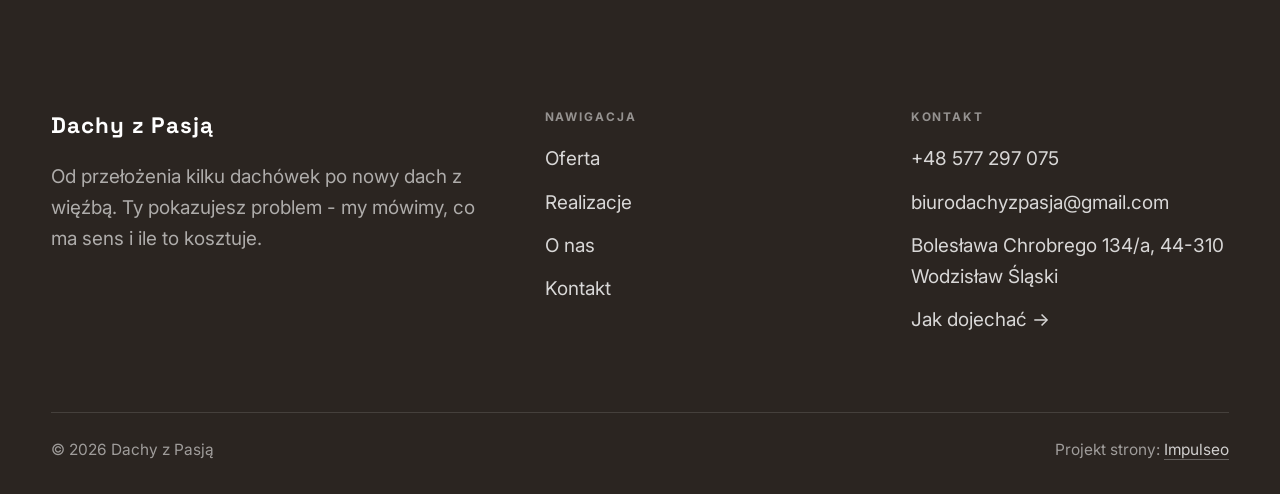
<file: o-nas.html>
<!DOCTYPE html>
<html lang="pl">
<head>
<meta charset="UTF-8">
<meta name="viewport" content="width=device-width, initial-scale=1.0">
<title>O nas - Dachy z Pasją</title>
<meta name="description" content="Dachy z Pasją - nowe pokrycia, remonty dachów, więźba, rynny i obróbki. Wodzisław Śląski i okolice. Bezpłatny pomiar, cena przed robotą. Zadzwoń: +48 577 297 075.">
<link rel="preconnect" href="https://fonts.googleapis.com">
<link rel="preconnect" href="https://fonts.gstatic.com" crossorigin>
<link href="https://fonts.googleapis.com/css2?family=Space+Grotesk:wght@500;600;700&family=Inter:wght@400;500;600&display=swap" rel="stylesheet">
<link rel="stylesheet" href="assets/styles.css">
</head>
<body>

<header class="nav">
  <div class="wrap nav-inner">
    <a class="brand brand-has-logo" href="index.html"><img class="brand-logo logo-light" src="img/logo-light.png" alt="Dachy z Pasją"><img class="brand-logo logo-dark" src="img/logo.png" alt="Dachy z Pasją"></a>
    <nav class="nav-links">
      <a href="oferta.html">Oferta</a>
      <a href="realizacje.html">Realizacje</a>
      <a href="o-nas.html" class="active">O nas</a>
      <a href="kontakt.html">Kontakt</a>
      <a href="tel:+48577297075" class="btn btn-accent">Zadzwoń +48 577 297 075</a>
    </nav>
    <button class="nav-toggle" aria-label="Menu"><span></span><span></span><span></span></button>
  </div>
</header>

<section class="pagehead">
  <img src="img/g2.jpg" alt="Dachy z Pasją - dach z dachówki ceramicznej po wymianie pokrycia">
  <div class="wrap">
    <span class="eyebrow">O nas</span>
    <h1>Poznaj naszą ekipę</h1>
    <p>Ekipa dekarska z Wodzisławia Śląskiego. Kryjemy dachy, stawiamy więźby i robimy obróbki blacharskie w promieniu kilkudziesięciu kilometrów.</p>
  </div>
</section>
<section>
  <div class="wrap split">
    <div class="split-art reveal"><img src="img/g13.jpg" alt="Dachy z Pasją" loading="lazy"></div>
    <div class="split-copy reveal">
      <span class="eyebrow">Kim jesteśmy</span>
      <h2>O nas</h2>
      <p class="muted">W Wodzisławiu Śląskim sporo dachów znamy z góry - na wielu ulicach robiliśmy już u czyjegoś sąsiada. Nowe zlecenia przychodzą z polecenia, a polecenia kończą się szybko, jak dach zaczyna ciec.</p>
      <p class="muted">Dlatego pilnujemy roboty, nie reklamy.</p>
    </div>
  </div>
</section>


<section class="cta">
  <div class="wrap">
    <div class="reveal">
      <span class="eyebrow">Współpraca</span>
      <h2>Masz robotę do zrobienia? Zapytaj o wycenę</h2>
      <p>Bez zobowiązań - opowiedz, co trzeba zrobić, a my podpowiemy jak i wycenimy.</p>
    </div>
    <div class="cta-actions reveal">
      <a href="kontakt.html" class="btn btn-light">Zapytaj o wycenę <span class="arr">→</span></a>
      <a href="tel:+48577297075" class="btn btn-ghost" style="color:#fff;border-color:rgba(255,255,255,.3)">+48 577 297 075</a>
    </div>
  </div>
</section>

<footer>
  <div class="wrap">
    <div class="foot-grid">
      <div class="foot-brand">
        <div class="name">Dachy z Pasją</div>
        <p>Od przełożenia kilku dachówek po nowy dach z więźbą. Ty pokazujesz problem - my mówimy, co ma sens i ile to kosztuje.</p>
      </div>
      <div class="foot-col">
        <h4>Nawigacja</h4>
        <a href="oferta.html">Oferta</a>
        <a href="realizacje.html">Realizacje</a>
        <a href="o-nas.html">O nas</a>
        <a href="kontakt.html">Kontakt</a>
      </div>
      <div class="foot-col">
        <h4>Kontakt</h4>
        <a href="tel:+48577297075">+48 577 297 075</a>
        <a href="mailto:biurodachyzpasja@gmail.com">biurodachyzpasja@gmail.com</a>
        <p>Bolesława Chrobrego 134/a, 44-310 Wodzisław Śląski</p>
        <a href="https://maps.google.com/?cid=11734438482588646306&g_mp=CiVnb29nbGUubWFwcy5wbGFjZXMudjEuUGxhY2VzLkdldFBsYWNlEAIYBCAA" target="_blank" rel="noopener">Jak dojechać →</a>
      </div>
    </div>
    <div class="foot-bot">
      <span>© 2026 Dachy z Pasją</span>
      <span>Projekt strony: <a class="foot-credit" href="https://impulseo.pl" target="_blank" rel="noopener">Impulseo</a></span>
    </div>
  </div>
</footer>
<div class="sticky-call"><a class="sc-call" href="tel:+48577297075"><svg class="ico-tel" width="16" height="16" viewBox="0 0 24 24" fill="none" aria-hidden="true"><path d="M6.6 10.8a15.5 15.5 0 0 0 6.6 6.6l2.2-2.2a1 1 0 0 1 1-.24 11.4 11.4 0 0 0 3.6.58 1 1 0 0 1 1 1V20a1 1 0 0 1-1 1A17 17 0 0 1 3 4a1 1 0 0 1 1-1h3.5a1 1 0 0 1 1 1c0 1.25.2 2.46.58 3.6a1 1 0 0 1-.25 1l-2.23 2.2Z" fill="currentColor"/></svg> Zadzwoń</a><a class="sc-quote" href="kontakt.html">Bezpłatna wycena</a></div>

<script src="assets/main.js"></script>
</body>
</html>
</file>
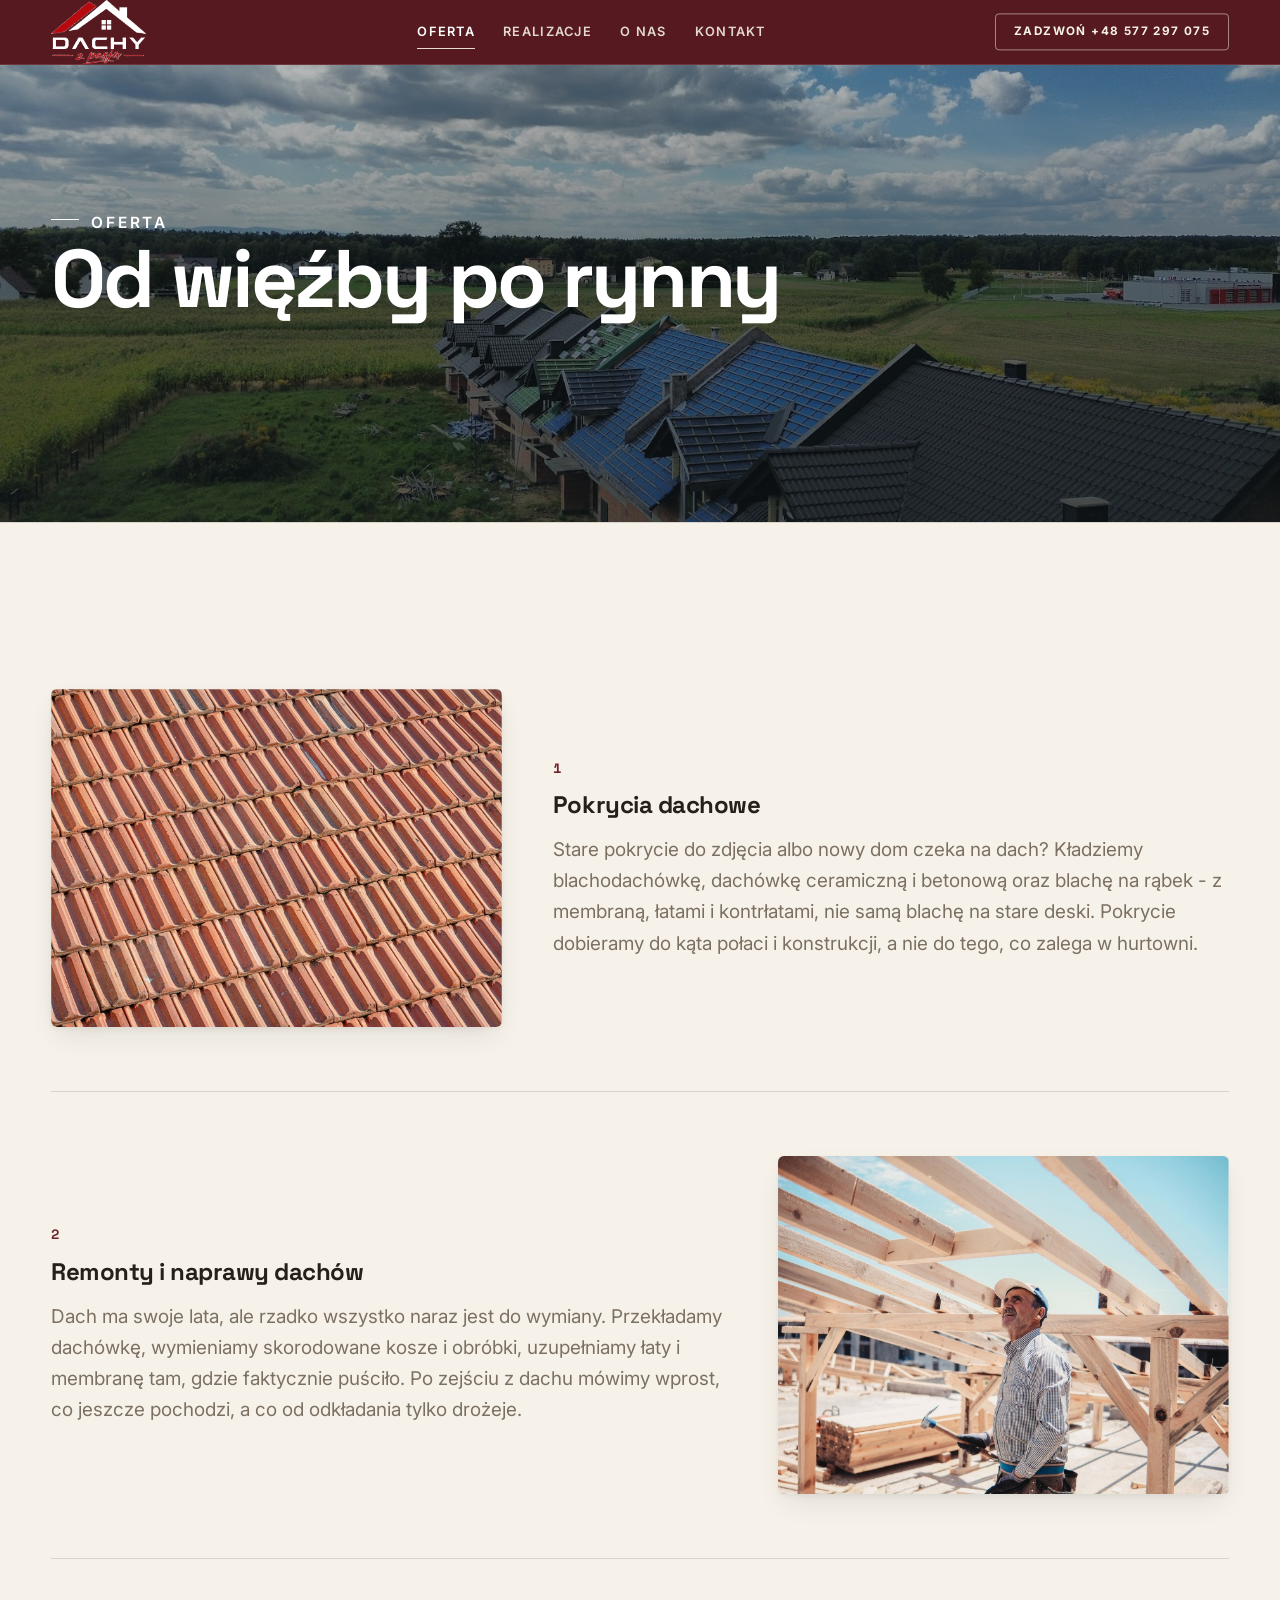
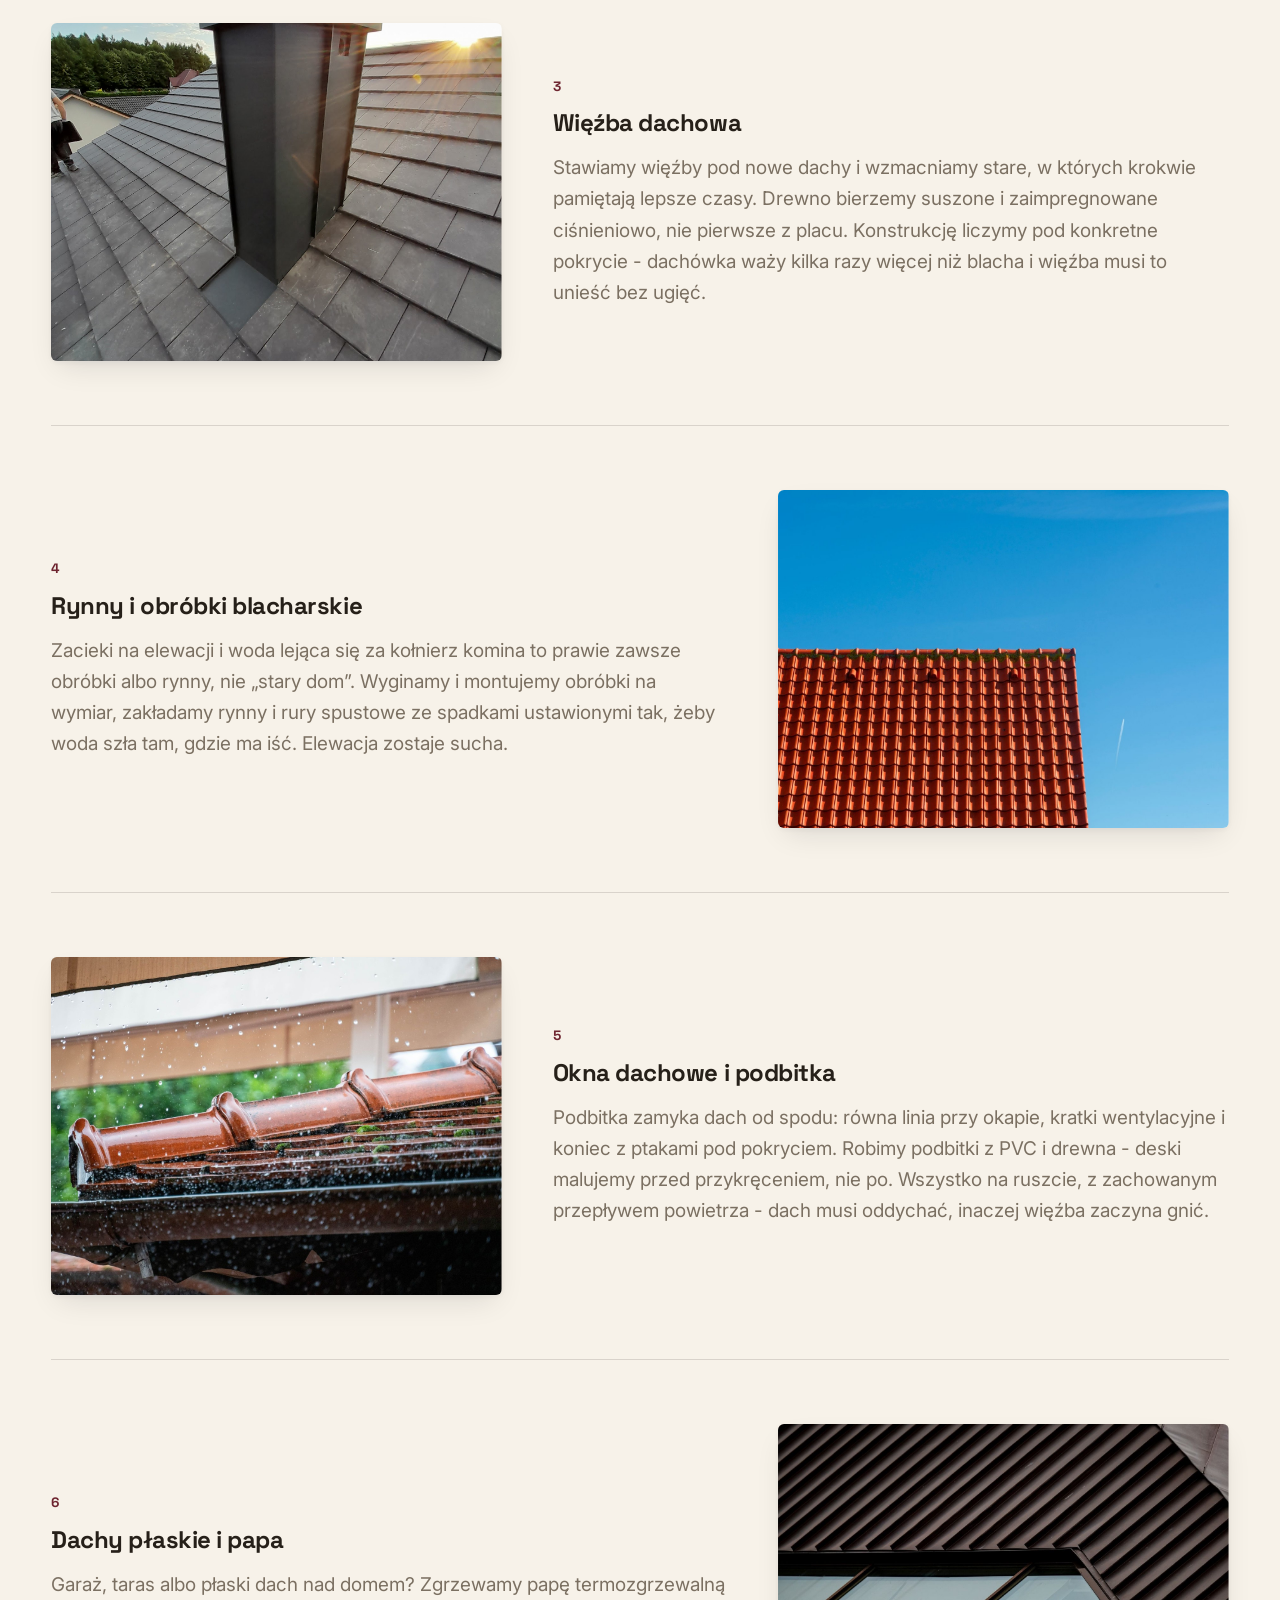
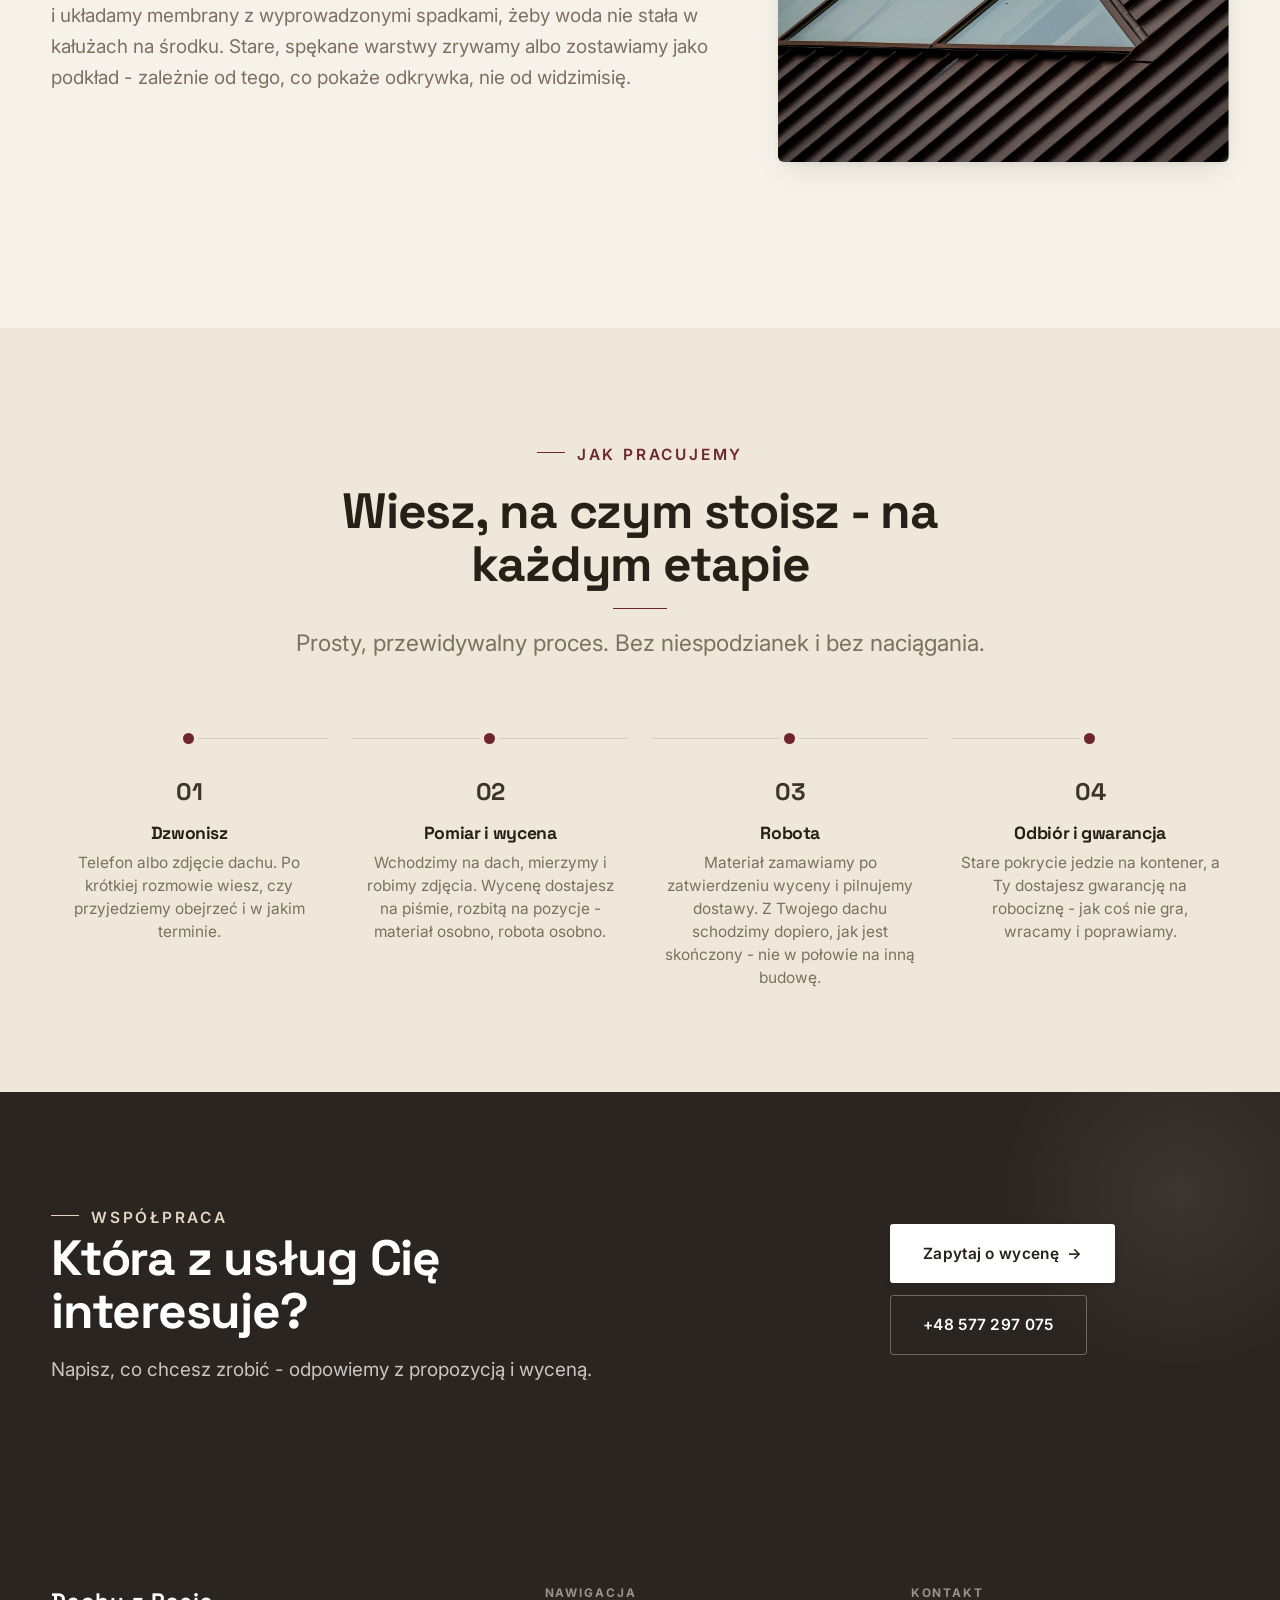
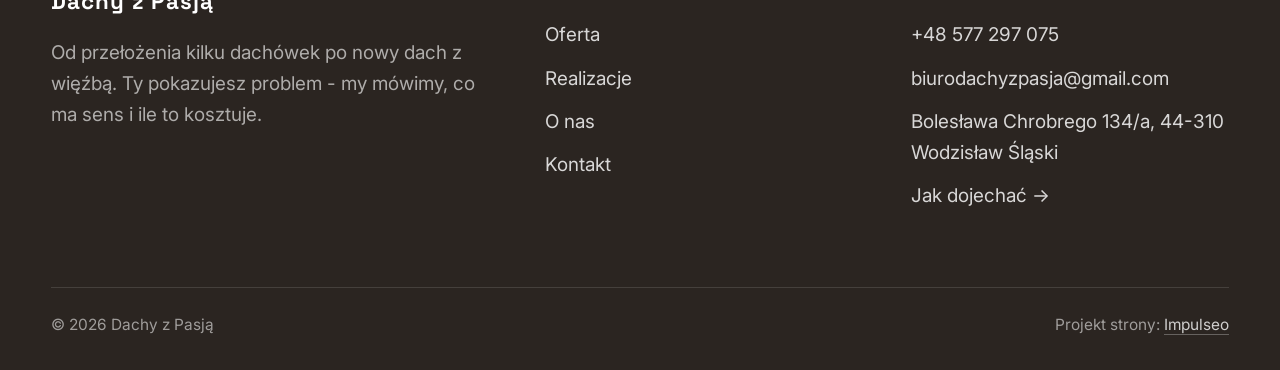
<file: oferta.html>
<!DOCTYPE html>
<html lang="pl">
<head>
<meta charset="UTF-8">
<meta name="viewport" content="width=device-width, initial-scale=1.0">
<title>Oferta - Dachy z Pasją</title>
<meta name="description" content="Dachy z Pasją - nowe pokrycia, remonty dachów, więźba, rynny i obróbki. Wodzisław Śląski i okolice. Bezpłatny pomiar, cena przed robotą. Zadzwoń: +48 577 297 075.">
<link rel="preconnect" href="https://fonts.googleapis.com">
<link rel="preconnect" href="https://fonts.gstatic.com" crossorigin>
<link href="https://fonts.googleapis.com/css2?family=Space+Grotesk:wght@500;600;700&family=Inter:wght@400;500;600&display=swap" rel="stylesheet">
<link rel="stylesheet" href="assets/styles.css">
</head>
<body>

<header class="nav">
  <div class="wrap nav-inner">
    <a class="brand brand-has-logo" href="index.html"><img class="brand-logo logo-light" src="img/logo-light.png" alt="Dachy z Pasją"><img class="brand-logo logo-dark" src="img/logo.png" alt="Dachy z Pasją"></a>
    <nav class="nav-links">
      <a href="oferta.html" class="active">Oferta</a>
      <a href="realizacje.html">Realizacje</a>
      <a href="o-nas.html">O nas</a>
      <a href="kontakt.html">Kontakt</a>
      <a href="tel:+48577297075" class="btn btn-accent">Zadzwoń +48 577 297 075</a>
    </nav>
    <button class="nav-toggle" aria-label="Menu"><span></span><span></span><span></span></button>
  </div>
</header>

<section class="pagehead">
  <img src="img/g1.jpg" alt="Dachy z Pasją - dachy na osiedlu domów w trakcie krycia">
  <div class="wrap">
    <span class="eyebrow">Oferta</span>
    <h1>Od więźby po rynny</h1>
  </div>
</section>
<section>
  <div class="wrap">
    <div class="svc-row reveal">
      <div class="svc-row-art"><img src="img/g12.jpg" alt="Pokrycia dachowe" loading="lazy"></div>
      <div>
        <span class="num">01</span>
        <h3>Pokrycia dachowe</h3>
        <p class="muted">Stare pokrycie do zdjęcia albo nowy dom czeka na dach? Kładziemy blachodachówkę, dachówkę ceramiczną i betonową oraz blachę na rąbek - z membraną, łatami i kontrłatami, nie samą blachę na stare deski. Pokrycie dobieramy do kąta połaci i konstrukcji, a nie do tego, co zalega w hurtowni.</p>
      </div>
    </div>
    <div class="svc-row rev reveal">
      <div class="svc-row-art"><img src="img/g13.jpg" alt="Remonty i naprawy dachów" loading="lazy"></div>
      <div>
        <span class="num">02</span>
        <h3>Remonty i naprawy dachów</h3>
        <p class="muted">Dach ma swoje lata, ale rzadko wszystko naraz jest do wymiany. Przekładamy dachówkę, wymieniamy skorodowane kosze i obróbki, uzupełniamy łaty i membranę tam, gdzie faktycznie puściło. Po zejściu z dachu mówimy wprost, co jeszcze pochodzi, a co od odkładania tylko drożeje.</p>
      </div>
    </div>
    <div class="svc-row reveal">
      <div class="svc-row-art"><img src="img/about.jpg" alt="Więźba dachowa" loading="lazy"></div>
      <div>
        <span class="num">03</span>
        <h3>Więźba dachowa</h3>
        <p class="muted">Stawiamy więźby pod nowe dachy i wzmacniamy stare, w których krokwie pamiętają lepsze czasy. Drewno bierzemy suszone i zaimpregnowane ciśnieniowo, nie pierwsze z placu. Konstrukcję liczymy pod konkretne pokrycie - dachówka waży kilka razy więcej niż blacha i więźba musi to unieść bez ugięć.</p>
      </div>
    </div>
    <div class="svc-row rev reveal">
      <div class="svc-row-art"><img src="img/g7.jpg" alt="Rynny i obróbki blacharskie" loading="lazy"></div>
      <div>
        <span class="num">04</span>
        <h3>Rynny i obróbki blacharskie</h3>
        <p class="muted">Zacieki na elewacji i woda lejąca się za kołnierz komina to prawie zawsze obróbki albo rynny, nie „stary dom”. Wyginamy i montujemy obróbki na wymiar, zakładamy rynny i rury spustowe ze spadkami ustawionymi tak, żeby woda szła tam, gdzie ma iść. Elewacja zostaje sucha.</p>
      </div>
    </div>
    <div class="svc-row reveal">
      <div class="svc-row-art"><img src="img/g9.jpg" alt="Okna dachowe i podbitka" loading="lazy"></div>
      <div>
        <span class="num">05</span>
        <h3>Okna dachowe i podbitka</h3>
        <p class="muted">Podbitka zamyka dach od spodu: równa linia przy okapie, kratki wentylacyjne i koniec z ptakami pod pokryciem. Robimy podbitki z PVC i drewna - deski malujemy przed przykręceniem, nie po. Wszystko na ruszcie, z zachowanym przepływem powietrza - dach musi oddychać, inaczej więźba zaczyna gnić.</p>
      </div>
    </div>
    <div class="svc-row rev reveal">
      <div class="svc-row-art"><img src="img/g10.jpg" alt="Dachy płaskie i papa" loading="lazy"></div>
      <div>
        <span class="num">06</span>
        <h3>Dachy płaskie i papa</h3>
        <p class="muted">Garaż, taras albo płaski dach nad domem? Zgrzewamy papę termozgrzewalną i układamy membrany z wyprowadzonymi spadkami, żeby woda nie stała w kałużach na środku. Stare, spękane warstwy zrywamy albo zostawiamy jako podkład - zależnie od tego, co pokaże odkrywka, nie od widzimisię.</p>
      </div>
    </div>
  </div>
</section>
<section class="proces">
  <div class="wrap">
    <div class="head center reveal">
      <span class="eyebrow">Jak pracujemy</span>
      <h2>Wiesz, na czym stoisz - na każdym etapie</h2>
      <p>Prosty, przewidywalny proces. Bez niespodzianek i bez naciągania.</p>
    </div>
    <ol class="proces-line">
      <li class="reveal"><span class="pno">01</span><h3>Dzwonisz</h3><p>Telefon albo zdjęcie dachu. Po krótkiej rozmowie wiesz, czy przyjedziemy obejrzeć i w jakim terminie.</p></li>
      <li class="reveal"><span class="pno">02</span><h3>Pomiar i wycena</h3><p>Wchodzimy na dach, mierzymy i robimy zdjęcia. Wycenę dostajesz na piśmie, rozbitą na pozycje - materiał osobno, robota osobno.</p></li>
      <li class="reveal"><span class="pno">03</span><h3>Robota</h3><p>Materiał zamawiamy po zatwierdzeniu wyceny i pilnujemy dostawy. Z Twojego dachu schodzimy dopiero, jak jest skończony - nie w połowie na inną budowę.</p></li>
      <li class="reveal"><span class="pno">04</span><h3>Odbiór i gwarancja</h3><p>Stare pokrycie jedzie na kontener, a Ty dostajesz gwarancję na robociznę - jak coś nie gra, wracamy i poprawiamy.</p></li>
    </ol>
  </div>
</section>
<section class="cta">
  <div class="wrap">
    <div class="reveal">
      <span class="eyebrow">Współpraca</span>
      <h2>Która z usług Cię interesuje?</h2>
      <p>Napisz, co chcesz zrobić - odpowiemy z propozycją i wyceną.</p>
    </div>
    <div class="cta-actions reveal">
      <a href="kontakt.html" class="btn btn-light">Zapytaj o wycenę <span class="arr">→</span></a>
      <a href="tel:+48577297075" class="btn btn-ghost" style="color:#fff;border-color:rgba(255,255,255,.3)">+48 577 297 075</a>
    </div>
  </div>
</section>

<footer>
  <div class="wrap">
    <div class="foot-grid">
      <div class="foot-brand">
        <div class="name">Dachy z Pasją</div>
        <p>Od przełożenia kilku dachówek po nowy dach z więźbą. Ty pokazujesz problem - my mówimy, co ma sens i ile to kosztuje.</p>
      </div>
      <div class="foot-col">
        <h4>Nawigacja</h4>
        <a href="oferta.html">Oferta</a>
        <a href="realizacje.html">Realizacje</a>
        <a href="o-nas.html">O nas</a>
        <a href="kontakt.html">Kontakt</a>
      </div>
      <div class="foot-col">
        <h4>Kontakt</h4>
        <a href="tel:+48577297075">+48 577 297 075</a>
        <a href="mailto:biurodachyzpasja@gmail.com">biurodachyzpasja@gmail.com</a>
        <p>Bolesława Chrobrego 134/a, 44-310 Wodzisław Śląski</p>
        <a href="https://maps.google.com/?cid=11734438482588646306&g_mp=CiVnb29nbGUubWFwcy5wbGFjZXMudjEuUGxhY2VzLkdldFBsYWNlEAIYBCAA" target="_blank" rel="noopener">Jak dojechać →</a>
      </div>
    </div>
    <div class="foot-bot">
      <span>© 2026 Dachy z Pasją</span>
      <span>Projekt strony: <a class="foot-credit" href="https://impulseo.pl" target="_blank" rel="noopener">Impulseo</a></span>
    </div>
  </div>
</footer>
<div class="sticky-call"><a class="sc-call" href="tel:+48577297075"><svg class="ico-tel" width="16" height="16" viewBox="0 0 24 24" fill="none" aria-hidden="true"><path d="M6.6 10.8a15.5 15.5 0 0 0 6.6 6.6l2.2-2.2a1 1 0 0 1 1-.24 11.4 11.4 0 0 0 3.6.58 1 1 0 0 1 1 1V20a1 1 0 0 1-1 1A17 17 0 0 1 3 4a1 1 0 0 1 1-1h3.5a1 1 0 0 1 1 1c0 1.25.2 2.46.58 3.6a1 1 0 0 1-.25 1l-2.23 2.2Z" fill="currentColor"/></svg> Zadzwoń</a><a class="sc-quote" href="kontakt.html">Bezpłatna wycena</a></div>

<script src="assets/main.js"></script>
</body>
</html>
</file>
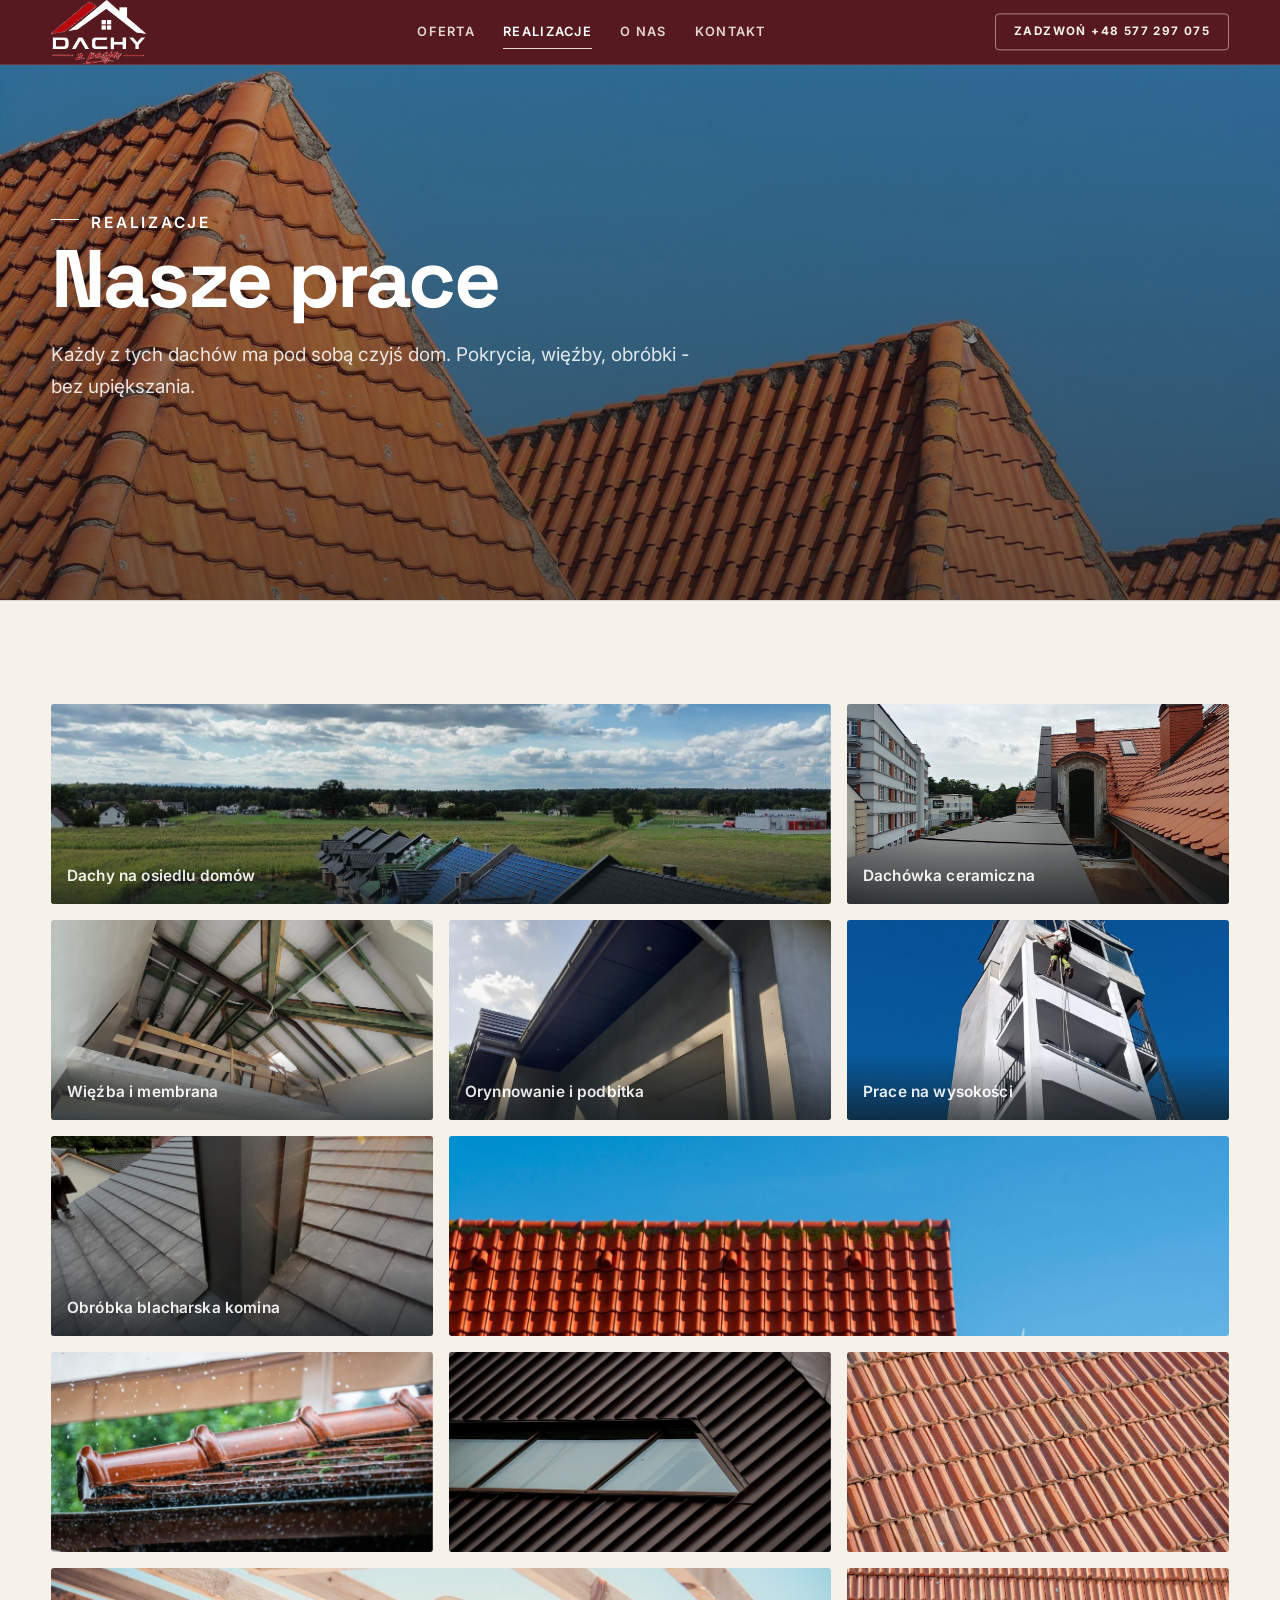
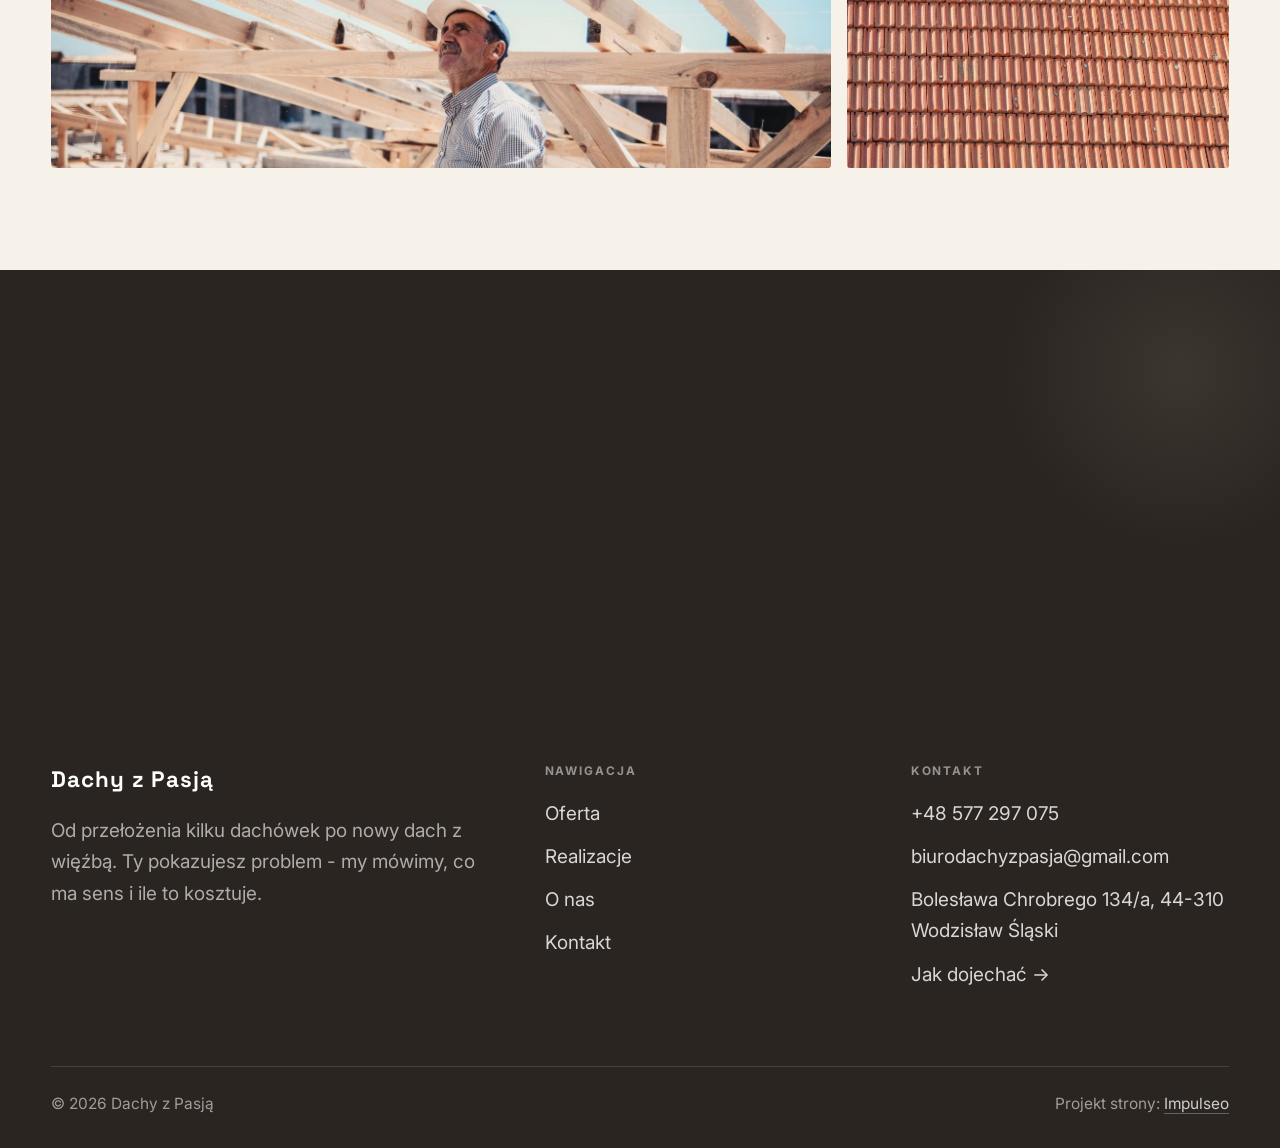
<file: realizacje.html>
<!DOCTYPE html>
<html lang="pl">
<head>
<meta charset="UTF-8">
<meta name="viewport" content="width=device-width, initial-scale=1.0">
<title>Realizacje - Dachy z Pasją</title>
<meta name="description" content="Realizacje Dachy z Pasją: Dach z blachodachówki, Dachówka ceramiczna, Więźba i membrana, Obróbki przy kominie, Okno dachowe">
<link rel="preconnect" href="https://fonts.googleapis.com">
<link rel="preconnect" href="https://fonts.gstatic.com" crossorigin>
<link href="https://fonts.googleapis.com/css2?family=Space+Grotesk:wght@500;600;700&family=Inter:wght@400;500;600&display=swap" rel="stylesheet">
<link rel="stylesheet" href="assets/styles.css">
</head>
<body>

<header class="nav">
  <div class="wrap nav-inner">
    <a class="brand brand-has-logo" href="index.html"><img class="brand-logo logo-light" src="img/logo-light.png" alt="Dachy z Pasją"><img class="brand-logo logo-dark" src="img/logo.png" alt="Dachy z Pasją"></a>
    <nav class="nav-links">
      <a href="oferta.html">Oferta</a>
      <a href="realizacje.html" class="active">Realizacje</a>
      <a href="o-nas.html">O nas</a>
      <a href="kontakt.html">Kontakt</a>
      <a href="tel:+48577297075" class="btn btn-accent">Zadzwoń +48 577 297 075</a>
    </nav>
    <button class="nav-toggle" aria-label="Menu"><span></span><span></span><span></span></button>
  </div>
</header>

<section class="pagehead">
  <img src="img/g11.jpg" alt="Dachy z Pasją - Nasze prace">
  <div class="wrap">
    <span class="eyebrow">Realizacje</span>
    <h1>Nasze prace</h1>
    <p>Każdy z tych dachów ma pod sobą czyjś dom. Pokrycia, więźby, obróbki - bez upiększania.</p>
  </div>
</section>
<section>
  <div class="wrap">
    <div class="gallery">
      <div class="tile t-two3 reveal"><img src="img/g1.jpg" alt="Dachy na osiedlu domów w trakcie krycia" loading="lazy"><div class="cap">Dachy na osiedlu domów</div></div>
      <div class="tile t-third reveal"><img src="img/g2.jpg" alt="Dachówka ceramiczna" loading="lazy"><div class="cap">Dachówka ceramiczna</div></div>
      <div class="tile t-third reveal"><img src="img/g3.jpg" alt="Więźba i membrana" loading="lazy"><div class="cap">Więźba i membrana</div></div>
      <div class="tile t-third reveal"><img src="img/g4.jpg" alt="Orynnowanie i podbitka" loading="lazy"><div class="cap">Orynnowanie i podbitka</div></div>
      <div class="tile t-third reveal"><img src="img/g5.jpg" alt="Prace na wysokości" loading="lazy"><div class="cap">Prace na wysokości</div></div>
      <div class="tile t-third reveal"><img src="img/about.jpg" alt="Obróbka blacharska komina" loading="lazy"><div class="cap">Obróbka blacharska komina</div></div>
      <div class="tile t-two3 reveal"><img src="img/g7.jpg" alt="Dachy z Pasją" loading="lazy"></div>
      <div class="tile t-third reveal"><img src="img/g9.jpg" alt="Dachy z Pasją" loading="lazy"></div>
      <div class="tile t-third reveal"><img src="img/g10.jpg" alt="Dachy z Pasją" loading="lazy"></div>
      <div class="tile t-third reveal"><img src="img/g12.jpg" alt="Dachy z Pasją" loading="lazy"></div>
      <div class="tile t-two3 reveal"><img src="img/g13.jpg" alt="Dachy z Pasją" loading="lazy"></div>
      <div class="tile t-third reveal"><img src="img/g14.jpg" alt="Dachy z Pasją" loading="lazy"></div>
    </div>
  </div>
</section>
<section class="cta">
  <div class="wrap">
    <div class="reveal">
      <span class="eyebrow">Współpraca</span>
      <h2>Spodobały Ci się nasze prace?</h2>
      <p>Opowiedz, co trzeba zrobić - przygotujemy wycenę dopasowaną do potrzeb.</p>
    </div>
    <div class="cta-actions reveal">
      <a href="kontakt.html" class="btn btn-light">Zapytaj o wycenę <span class="arr">→</span></a>
      <a href="tel:+48577297075" class="btn btn-ghost" style="color:#fff;border-color:rgba(255,255,255,.3)">+48 577 297 075</a>
    </div>
  </div>
</section>

<footer>
  <div class="wrap">
    <div class="foot-grid">
      <div class="foot-brand">
        <div class="name">Dachy z Pasją</div>
        <p>Od przełożenia kilku dachówek po nowy dach z więźbą. Ty pokazujesz problem - my mówimy, co ma sens i ile to kosztuje.</p>
      </div>
      <div class="foot-col">
        <h4>Nawigacja</h4>
        <a href="oferta.html">Oferta</a>
        <a href="realizacje.html">Realizacje</a>
        <a href="o-nas.html">O nas</a>
        <a href="kontakt.html">Kontakt</a>
      </div>
      <div class="foot-col">
        <h4>Kontakt</h4>
        <a href="tel:+48577297075">+48 577 297 075</a>
        <a href="mailto:biurodachyzpasja@gmail.com">biurodachyzpasja@gmail.com</a>
        <p>Bolesława Chrobrego 134/a, 44-310 Wodzisław Śląski</p>
        <a href="https://maps.google.com/?cid=11734438482588646306&g_mp=CiVnb29nbGUubWFwcy5wbGFjZXMudjEuUGxhY2VzLkdldFBsYWNlEAIYBCAA" target="_blank" rel="noopener">Jak dojechać →</a>
      </div>
    </div>
    <div class="foot-bot">
      <span>© 2026 Dachy z Pasją</span>
      <span>Projekt strony: <a class="foot-credit" href="https://impulseo.pl" target="_blank" rel="noopener">Impulseo</a></span>
    </div>
  </div>
</footer>
<div class="sticky-call"><a class="sc-call" href="tel:+48577297075"><svg class="ico-tel" width="16" height="16" viewBox="0 0 24 24" fill="none" aria-hidden="true"><path d="M6.6 10.8a15.5 15.5 0 0 0 6.6 6.6l2.2-2.2a1 1 0 0 1 1-.24 11.4 11.4 0 0 0 3.6.58 1 1 0 0 1 1 1V20a1 1 0 0 1-1 1A17 17 0 0 1 3 4a1 1 0 0 1 1-1h3.5a1 1 0 0 1 1 1c0 1.25.2 2.46.58 3.6a1 1 0 0 1-.25 1l-2.23 2.2Z" fill="currentColor"/></svg> Zadzwoń</a><a class="sc-quote" href="kontakt.html">Bezpłatna wycena</a></div>

<script src="assets/main.js"></script>
</body>
</html>
</file>
<file: assets/styles.css>
/* ============================================================
   STOLBASZ — premium, architektoniczny B2B fit-out
   Jasna paleta, zero brązu. System wg premium-web-craft.
   Projekt strony: Impulseo (impulseo.pl)
   ============================================================ */

:root{
  /* PALETA — beż jako kolor dominujący, burgund jako jedyny akcent */
  --paper:#F7F2E9;          /* główne tło - jasny beż */
  --paper-2:#EFE7D9;        /* sekcje alternatywne (cieplejszy beż) */
  --paper-3:#E7DDCB;        /* delikatne wypełnienia */
  --ink:#262019;            /* tekst główny - ciepły grafit */
  --ink-soft:#3D342A;       /* nagłówki drugorzędne */
  --muted:#7B7062;          /* tekst poboczny */
  --line:rgba(38,32,25,.14);/* hairline */
  --accent:#6E2530;         /* ciemny burgund - jedyny akcent */
  --accent-d:#55191F;
  --accent-soft:rgba(110,37,48,.09);
  --nav-bg:#55191F;         /* pasek na górze - ciemny burgund */
  --dark:#2B2521;           /* sekcje ciemne (stopka/CTA) - ciepły brąz */

  /* ODSTĘPY — skala 4/8 */
  --space-1:4px; --space-2:8px; --space-3:12px; --space-4:16px; --space-5:24px;
  --space-6:32px; --space-7:48px; --space-8:64px; --space-9:96px; --space-10:128px;

  /* TYPOGRAFIA — fluid clamp() (skala podbita 16.07.2026: większe, czytelniejsze litery — uwaga Adama) */
  --text-sm:clamp(.9rem,.87rem + .12vw,1rem);
  --text-base:clamp(1.08rem,1.04rem + .18vw,1.2rem);
  --text-lg:clamp(1.24rem,1.15rem + .34vw,1.44rem);
  --text-h3:clamp(1.34rem,1.22rem + .55vw,1.66rem);
  --text-h2:clamp(2.1rem,1.66rem + 2.1vw,3.1rem);
  --text-h1:clamp(2.9rem,2.1rem + 4vw,5.1rem);

  /* PROMIENIE — architektoniczne, raczej ostre */
  --r-sm:3px; --r-md:6px; --r-lg:10px;

  /* RUCH */
  --ease:cubic-bezier(.25,.46,.45,.94); --dur:.24s;

  /* CIENIE — miękkie, warstwowe */
  --sh-sm:0 1px 2px rgba(16,24,32,.04), 0 2px 8px rgba(16,24,32,.05);
  --sh-md:0 2px 6px rgba(16,24,32,.05), 0 12px 28px -8px rgba(16,24,32,.12);
  --sh-lg:0 6px 14px rgba(16,24,32,.07), 0 26px 56px -18px rgba(16,24,32,.22);

  --hairline:1px solid var(--line);

  --font-display:'Space Grotesk','Inter',sans-serif;
  --font-body:'Inter',sans-serif;
}

*{box-sizing:border-box;margin:0;padding:0}
html{scroll-behavior:smooth}
body{
  font-family:var(--font-body);
  font-size:var(--text-base);
  line-height:1.65;
  color:var(--ink);
  background:var(--paper);
  -webkit-font-smoothing:antialiased;
  text-rendering:optimizeLegibility;
}
img{max-width:100%;display:block}
a{color:inherit;text-decoration:none}

.wrap{width:min(92%,1180px);margin-inline:auto}
section{padding-block:clamp(52px,6.5vw,96px)}

h1,h2,h3{font-family:var(--font-display);font-weight:700;line-height:1.08;letter-spacing:-.02em;color:var(--ink)}
h1{font-size:var(--text-h1);letter-spacing:-.035em}
h2{font-size:var(--text-h2);letter-spacing:-.025em}
h3{font-size:var(--text-h3)}
p{max-width:65ch}

.eyebrow{
  font-family:var(--font-body);
  font-size:var(--text-sm);
  font-weight:600;
  letter-spacing:.18em;
  text-transform:uppercase;
  color:var(--accent);
  display:inline-flex;align-items:center;gap:var(--space-3);
}
/* flex:none + margin-top = kreska trzyma się PIERWSZEJ linii. Wcześniej align-items:center
   centrowało ją względem całego bloku i przy zawinięciu (długi kicker typu
   „…WNĘTRZ · LESZNO · OD 2019") druga linia lądowała z brzydkim wcięciem. */
.eyebrow{align-items:flex-start}
.eyebrow>*,.eyebrow{text-wrap:balance}   /* dlugi kicker lamal sie na sierote typu samo „2019" w drugiej linii */
.eyebrow::before{content:"";width:28px;height:1px;background:var(--accent);display:inline-block;flex:none;margin-top:.62em}

.muted{color:var(--muted)}
.lead{font-size:var(--text-lg);line-height:1.55;color:var(--ink-soft);max-width:50ch}

/* ---------- BUTTONS ---------- */
.btn{
  display:inline-flex;align-items:center;gap:var(--space-2);
  font-weight:600;font-size:var(--text-sm);letter-spacing:.02em;
  padding:var(--space-4) var(--space-6);
  border-radius:var(--r-sm);
  transition:transform var(--dur) var(--ease),box-shadow var(--dur) var(--ease),background var(--dur) var(--ease);
  cursor:pointer;border:1px solid transparent;
}
.btn-accent{background:var(--accent);color:#fff;box-shadow:var(--sh-sm)}
.btn-accent:hover{background:var(--accent-d);transform:translateY(-2px);box-shadow:var(--sh-md)}
.btn-accent:active{transform:translateY(0);box-shadow:var(--sh-sm)}
.btn-ghost{background:transparent;color:var(--ink);border-color:var(--line)}
.btn-ghost:hover{border-color:var(--accent);color:var(--accent);transform:translateY(-2px)}
.btn-light{background:#fff;color:var(--ink);box-shadow:var(--sh-sm)}
.btn-light:hover{transform:translateY(-2px);box-shadow:var(--sh-md)}
.btn .arr{transition:transform var(--dur) var(--ease)}
.btn:hover .arr{transform:translateX(4px)}

/* ---------- NAV ---------- */
.nav{
  position:sticky;top:0;z-index:50;
  background:color-mix(in srgb,var(--paper) 88%,transparent);
  backdrop-filter:saturate(140%) blur(10px);
  border-bottom:var(--hairline);
}
.nav-inner{display:flex;align-items:center;justify-content:space-between;height:72px}
.brand{display:flex;flex-direction:column;line-height:1}
.brand .name{font-family:var(--font-display);font-weight:800;font-size:1.35rem;letter-spacing:.04em}
.brand .sub{font-size:.62rem;letter-spacing:.34em;text-transform:uppercase;color:var(--muted);margin-top:5px}
.nav-links{display:flex;align-items:center;gap:var(--space-6)}
.nav-links a{font-size:var(--text-sm);font-weight:500;color:var(--ink-soft);position:relative;padding-block:4px;transition:color var(--dur) var(--ease)}
.nav-links a::after{content:"";position:absolute;left:0;bottom:0;width:0;height:1.5px;background:var(--accent);transition:width var(--dur) var(--ease)}
.nav-links a:hover,.nav-links a.active{color:var(--ink)}
.nav-links a:hover::after,.nav-links a.active::after{width:100%}
.nav-links .btn{padding:var(--space-2) var(--space-5)}
/* przyciski w nav: właściwy kolor (przebij .nav-links a) + bez podkreślenia */
.nav-links a.btn-accent{color:#fff}
.nav-links a.btn-ghost,.nav-links a.btn-light{color:var(--ink)}
.nav-links a.btn::after{display:none}
.nav-toggle{display:none;background:none;border:none;cursor:pointer;flex-direction:column;gap:5px;padding:8px}
.nav-toggle span{width:24px;height:2px;background:var(--ink);transition:var(--dur)}

/* ---------- HERO (split) ---------- */
.hero{position:relative;overflow:hidden;border-bottom:var(--hairline)}
.hero-grid{display:grid;grid-template-columns:1.05fr .95fr;gap:clamp(24px,4vw,60px);align-items:center;
  padding-block:clamp(36px,4.5vw,64px)}
.hero-copy .eyebrow{margin-bottom:var(--space-5)}
.hero-copy h1{margin-bottom:var(--space-5)}
.hero-copy .lead{margin-bottom:var(--space-7)}
.hero-actions{display:flex;flex-wrap:wrap;gap:var(--space-4)}
.hero-art{position:relative;aspect-ratio:4/3;border-radius:var(--r-lg);overflow:hidden;box-shadow:var(--sh-lg)}
.hero-art img{width:100%;height:100%;object-fit:cover}
.hero-art::after{content:"";position:absolute;inset:0;background:linear-gradient(180deg,transparent 55%,rgba(18,24,28,.28))}
.hero-badge{position:absolute;left:var(--space-5);bottom:var(--space-5);z-index:2;
  background:rgba(252,252,251,.94);backdrop-filter:blur(4px);
  border-radius:var(--r-md);padding:var(--space-4) var(--space-5);box-shadow:var(--sh-md);max-width:78%}
.hero-badge strong{display:block;font-family:var(--font-display);font-size:1rem;letter-spacing:-.01em}
.hero-badge span{font-size:var(--text-sm);color:var(--muted)}

/* ---------- HERO duży / kinowy (strona główna) ---------- */
.hero-cine{position:relative;min-height:clamp(560px,82vh,840px);min-height:clamp(560px,82svh,840px);display:flex;align-items:center;overflow:hidden;border-bottom:var(--hairline)}
.hero-cine>img{position:absolute;inset:0;width:100%;height:100%;object-fit:cover;z-index:0}
.hero-cine::after{content:"";position:absolute;inset:0;z-index:1;
  background:linear-gradient(95deg,rgba(13,18,23,.86) 0%,rgba(13,18,23,.64) 32%,rgba(13,18,23,.24) 62%,rgba(13,18,23,.04) 100%)}
.hero-cine .wrap{position:relative;z-index:2;padding-block:var(--space-8)}
.hero-cine .hero-copy{max-width:660px}
.hero-cine .eyebrow{color:#fff;margin-bottom:var(--space-5)}
.hero-cine .eyebrow::before{background:#fff}
.hero-cine h1{color:#fff;margin-bottom:var(--space-5);font-size:clamp(2.9rem,2rem + 4.4vw,5.2rem);text-wrap:balance}
.hero-cine .lead{color:rgba(255,255,255,.92);max-width:48ch;margin-bottom:var(--space-7)}
.hero-cine .hero-actions{display:flex;flex-wrap:wrap;gap:var(--space-4)}
/* NISKIE OKNO (laptop z dokiem i paskami przeglądarki ma ~700-780 px wysokości widoku):
   H1 do 5.2rem + długi lead nie mieściły się i przyciski wypadały POD krawędź ekranu -
   klient widział stronę bez ani jednego CTA. Skalujemy w dół, zamiast przycinać treść. */
@media(min-width:821px) and (max-height:820px){
  .hero-cine{min-height:clamp(520px,94svh,780px)}
  .hero-cine .wrap{padding-block:var(--space-6)}
  .hero-cine h1{font-size:clamp(2.2rem,1.5rem + 2.6vw,3.6rem);margin-bottom:var(--space-4)}
  .hero-cine .eyebrow{margin-bottom:var(--space-4)}
  .hero-cine .lead{margin-bottom:var(--space-5);max-width:44ch}
}
@media(max-width:680px){
  .hero-cine{min-height:clamp(520px,76vh,640px);min-height:clamp(520px,76svh,640px);align-items:flex-end}
  .hero-cine::after{background:linear-gradient(0deg,rgba(13,18,23,.9) 6%,rgba(13,18,23,.45) 55%,rgba(13,18,23,.25) 100%)}
  .hero-cine .wrap{padding-bottom:var(--space-9)}
  /* TELEFON (~90% oglądających): lead potrafił zająć 8 linii i zepchnąć CTA poza pierwszy ekran.
     Zwężamy interlinię i skalę - treści nie ucinamy, bo to ona sprzedaje. */
  .hero-cine .lead{font-size:.98rem;line-height:1.5;margin-bottom:var(--space-5)}
  .hero-cine .eyebrow{font-size:.72rem;letter-spacing:.13em;margin-bottom:var(--space-4)}
  .hero-cine .eyebrow::before{width:20px}
  .hero-cine h1{margin-bottom:var(--space-4)}
}

/* full-bleed hero variant (podstrony) */
.pagehead{position:relative;min-height:46vh;min-height:46svh;display:flex;align-items:flex-end;overflow:hidden;border-bottom:var(--hairline)}
.pagehead img{position:absolute;inset:0;width:100%;height:100%;object-fit:cover}
.pagehead::after{content:"";position:absolute;inset:0;background:linear-gradient(180deg,rgba(18,24,28,.25),rgba(18,24,28,.62))}
.pagehead .wrap{position:relative;z-index:2;padding-block:var(--space-9);color:#fff}
.pagehead h1{color:#fff;max-width:18ch}
.pagehead .eyebrow{color:#fff}
.pagehead .eyebrow::before{background:#fff}
.pagehead p{color:rgba(255,255,255,.86);margin-top:var(--space-4);max-width:54ch}

/* ---------- STRIP (pasek skrótów / liczby) ---------- */
.strip{background:var(--dark);color:#fff}
.strip .wrap{display:grid;grid-template-columns:repeat(4,1fr);gap:var(--space-6);padding-block:var(--space-8)}
.strip .item .k{font-family:var(--font-display);font-size:clamp(1.6rem,1.2rem + 1.4vw,2.4rem);font-weight:800;letter-spacing:-.02em;color:#fff}
.strip .item .v{font-size:var(--text-sm);color:rgba(255,255,255,.66);margin-top:var(--space-2);line-height:1.45}
.strip .item{border-left:2px solid var(--accent);padding-left:var(--space-5)}

/* ---------- SECTION HEAD ---------- */
.head{max-width:48rem;margin-bottom:var(--space-8)}
.head.center{margin-inline:auto;text-align:center}
.head .eyebrow{margin-bottom:var(--space-4)}
.head h2{margin-bottom:var(--space-4)}
.head p{color:var(--muted);font-size:var(--text-lg);line-height:1.55}
.head.center p{margin-inline:auto}

/* ---------- INTRO SPLIT ---------- */
.split{display:grid;grid-template-columns:.92fr 1.08fr;gap:clamp(28px,5vw,80px);align-items:center}
.split.rev{grid-template-columns:1.08fr .92fr}
.split.rev .split-art{order:-1}
.split-art{position:relative;aspect-ratio:5/4;border-radius:var(--r-lg);overflow:hidden;box-shadow:var(--sh-lg)}
.split-art img{width:100%;height:100%;object-fit:cover}
.split-copy h2{margin-bottom:var(--space-5)}
.split-copy p+p{margin-top:var(--space-4)}
.split-copy .btn{margin-top:var(--space-6)}

/* ---------- SERVICES (zakres) ---------- */
.svc-grid{display:grid;grid-template-columns:repeat(auto-fit,minmax(280px,1fr));gap:var(--space-5)}
.svc{background:#fff;border:var(--hairline);border-radius:var(--r-md);padding:var(--space-7) var(--space-6);
  transition:transform var(--dur) var(--ease),box-shadow var(--dur) var(--ease),border-color var(--dur) var(--ease);
  position:relative;overflow:hidden}
.svc::before{content:"";position:absolute;left:0;top:0;width:3px;height:0;background:var(--accent);transition:height var(--dur) var(--ease)}
.svc:hover{transform:translateY(-4px);box-shadow:var(--sh-md);border-color:transparent}
.svc:hover::before{height:100%}
.svc .ic{font-family:var(--font-display);font-size:.8rem;font-weight:700;letter-spacing:.12em;color:var(--accent);margin-bottom:var(--space-4)}
.svc h3{margin-bottom:var(--space-3);font-size:1.22rem}
.svc p{color:var(--muted);font-size:var(--text-base);line-height:1.6}

/* big detailed service rows */
.svc-row{display:grid;grid-template-columns:.8fr 1.2fr;gap:clamp(20px,4vw,60px);align-items:center;padding-block:var(--space-8)}
.svc-row+.svc-row{border-top:var(--hairline)}
.svc-row.rev{grid-template-columns:1.2fr .8fr}
/* Naprzemienny układ wierszy oferty: co drugi wiersz ma zdjęcie po PRAWEJ.
   Było `order:-1` — martwy kod, bo zdjęcie i tak jest pierwszym dzieckiem w HTML,
   więc wszystkie wiersze wyglądały identycznie (zdjęcie zawsze z lewej), a `rev`
   zmieniało tylko szerokość kolumn. Znalezione 29.07.2026 przy różnicowaniu kierunków
   animacji (pomiar pozycji: art.mid 390/502 przy row.mid 756 — zawsze lewa strona). */
.svc-row.rev .svc-row-art{order:2}
.svc-row-art{aspect-ratio:4/3;border-radius:var(--r-md);overflow:hidden;box-shadow:var(--sh-md)}
.svc-row-art img{width:100%;height:100%;object-fit:cover}
.svc-row h3{font-size:1.5rem;margin-bottom:var(--space-4)}
.svc-row .num{font-family:var(--font-display);font-size:.85rem;font-weight:700;letter-spacing:.14em;color:var(--accent);display:block;margin-bottom:var(--space-3)}
.svc-row ul{list-style:none;margin-top:var(--space-4);display:flex;flex-direction:column;gap:var(--space-2)}
.svc-row li{position:relative;padding-left:var(--space-5);color:var(--muted);font-size:var(--text-base)}
.svc-row li::before{content:"";position:absolute;left:0;top:.62em;width:8px;height:1px;background:var(--accent)}

/* ---------- GALLERY (realizacje) ---------- */
.gallery{display:grid;grid-template-columns:repeat(12,1fr);gap:var(--space-4);grid-auto-rows:200px}
/* GALERIA MASONRY — pionowe zdjęcia (portrety beauty/wellness) bez przycinania: kolumny, height auto */
.gallery-masonry{column-count:3;column-gap:var(--space-4)}
@media(max-width:900px){.gallery-masonry{column-count:2}}
@media(max-width:560px){.gallery-masonry{column-count:1}}
.gallery-masonry .m-tile{break-inside:avoid;margin:0 0 var(--space-4);padding:0;position:relative;overflow:hidden;border-radius:var(--r-md);border:1px solid var(--line)}
.gallery-masonry .m-tile img{width:100%;height:auto;display:block}
.gallery-masonry .m-tile .cap{position:absolute;left:0;right:0;bottom:0;padding:var(--space-4);color:#fff;background:linear-gradient(0deg,rgba(0,0,0,.55),transparent);font-size:var(--text-sm)}
.gallery-masonry .m-tile .cap small{display:block;font-weight:400;opacity:.78;letter-spacing:.04em;text-transform:uppercase;font-size:.66rem;margin-top:3px}
.tile{position:relative;overflow:hidden;border-radius:var(--r-md);box-shadow:var(--sh-sm);
  transition:transform var(--dur) var(--ease),box-shadow var(--dur) var(--ease)}
.tile img{width:100%;height:100%;object-fit:cover;transition:transform .6s var(--ease)}
.tile:hover{box-shadow:var(--sh-md)}
.tile:hover img{transform:scale(1.05)}
.tile .cap{position:absolute;left:0;right:0;bottom:0;padding:var(--space-5) var(--space-4) var(--space-4);
  background:linear-gradient(transparent,rgba(18,24,28,.78));color:#fff;
  font-size:var(--text-sm);font-weight:600;letter-spacing:.01em;
  opacity:0;transform:translateY(8px);transition:var(--dur) var(--ease)}
.tile:hover .cap{opacity:1;transform:translateY(0)}
.tile .cap small{display:block;font-weight:400;opacity:.78;letter-spacing:.04em;text-transform:uppercase;font-size:.66rem;margin-top:3px}
/* bento spans */
.t-wide{grid-column:span 6}
.t-tall{grid-column:span 6;grid-row:span 2}
.t-std{grid-column:span 6}
.t-third{grid-column:span 4}
.t-two3{grid-column:span 8}

/* ---------- TRUST / WIARYGODNOŚĆ ---------- */
.trust{background:var(--paper-2)}
.trust-grid{display:grid;grid-template-columns:repeat(auto-fit,minmax(240px,1fr));gap:var(--space-5);margin-top:var(--space-7)}
.trust-card{background:#fff;border-radius:var(--r-md);padding:var(--space-7) var(--space-6);box-shadow:var(--sh-sm);border-top:3px solid var(--accent)}
.trust-card .big{font-family:var(--font-display);font-size:clamp(1.8rem,1.3rem + 1.6vw,2.6rem);font-weight:800;letter-spacing:-.02em;color:var(--ink);line-height:1}
.trust-card h3{font-size:1.12rem;margin:var(--space-3) 0 var(--space-2)}
.trust-card p{color:var(--muted);font-size:var(--text-base);line-height:1.55}

/* ---------- CTA band ---------- */
.cta{background:var(--dark);color:#fff;position:relative;overflow:hidden}
.cta .wrap{display:grid;grid-template-columns:1.4fr .6fr;gap:var(--space-7);align-items:center;position:relative;z-index:2}
.cta h2{color:#fff;max-width:20ch}
.cta p{color:rgba(255,255,255,.74);margin-top:var(--space-4)}
.cta-actions{display:flex;flex-direction:column;gap:var(--space-3);align-items:flex-start}
.cta::before{content:"";position:absolute;right:-80px;top:-80px;width:360px;height:360px;border-radius:50%;
  background:radial-gradient(circle,var(--accent-soft),transparent 70%)}

/* ---------- CONTACT ---------- */
.contact-grid{display:grid;grid-template-columns:.85fr 1.15fr;gap:clamp(28px,4vw,56px);align-items:start}
.info-list{display:flex;flex-direction:column;gap:var(--space-2)}
.info-row{display:flex;gap:var(--space-4);align-items:flex-start;padding-block:var(--space-4);border-bottom:var(--hairline)}
.info-row .ic{flex:none;width:42px;height:42px;display:grid;place-items:center;border-radius:50%;
  background:var(--accent-soft);color:var(--accent);font-size:1.05rem}
.info-row .lbl{font-size:.72rem;letter-spacing:.14em;text-transform:uppercase;color:var(--muted)}
.info-row .val{font-weight:600;font-size:var(--text-base);margin-top:2px}
.info-row a.val:hover{color:var(--accent)}
.map{border:none;border-radius:var(--r-lg);box-shadow:var(--sh-md);width:100%;height:100%;min-height:380px;filter:grayscale(.2) contrast(1.02)}
.form{background:#fff;border:var(--hairline);border-radius:var(--r-lg);padding:clamp(24px,3vw,40px);box-shadow:var(--sh-sm)}
.form .fld{margin-bottom:var(--space-5)}
.form label{display:block;font-size:var(--text-sm);font-weight:600;margin-bottom:var(--space-2)}
.form input,.form textarea{width:100%;font-family:inherit;font-size:var(--text-base);color:var(--ink);
  padding:var(--space-4);border:var(--hairline);border-radius:var(--r-sm);background:var(--paper);transition:border-color var(--dur)}
.form input:focus,.form textarea:focus{outline:none;border-color:var(--accent);background:#fff}
.form textarea{resize:vertical;min-height:120px}
.form .note{font-size:var(--text-sm);color:var(--muted);margin-top:var(--space-3)}

/* ---------- FOOTER ---------- */
footer{background:var(--dark);color:#fff;padding-block:var(--space-9) var(--space-6)}
.foot-grid{display:grid;grid-template-columns:1.4fr 1fr 1fr;gap:var(--space-7);margin-bottom:var(--space-8)}
.foot-brand .name{font-family:var(--font-display);font-weight:800;font-size:1.4rem;letter-spacing:.04em}
.foot-brand p{color:rgba(255,255,255,.62);margin-top:var(--space-4);font-size:var(--text-base);max-width:38ch}
.foot-col h4{font-size:.74rem;letter-spacing:.16em;text-transform:uppercase;color:rgba(255,255,255,.5);margin-bottom:var(--space-4)}
.foot-col a,.foot-col p{display:block;color:rgba(255,255,255,.82);font-size:var(--text-base);margin-bottom:var(--space-3)}
.foot-col a:hover{color:#fff}
.foot-bot{border-top:1px solid rgba(255,255,255,.12);padding-top:var(--space-5);display:flex;justify-content:space-between;flex-wrap:wrap;gap:var(--space-3);
  font-size:var(--text-sm);color:rgba(255,255,255,.55)}
.foot-bot a:hover{color:#fff}
/* Podpis w stopce = klikalny link do impulseo.pl (31.07.2026). Ma być WIDOCZNIE klikalny,
   ale nie krzyczeć - stąd sam kolor jaśniejszy + delikatne podkreślenie na najeździe. */
.foot-bot a.foot-credit{color:rgba(255,255,255,.78);text-decoration:none;border-bottom:1px solid rgba(255,255,255,.28)}
.foot-bot a.foot-credit:hover{color:#fff;border-bottom-color:#fff}

/* ---------- REVEAL ---------- */
.reveal{opacity:0;transform:translateY(22px);transition:opacity .6s var(--ease),transform .6s var(--ease)}
.reveal.in{opacity:1;transform:none}

/* ---------- RESPONSIVE ---------- */
@media(max-width:920px){
  .hero-grid,.split,.split.rev,.svc-row,.svc-row.rev,.cta .wrap,.contact-grid,.foot-grid{grid-template-columns:1fr}
  .split.rev .split-art,.svc-row.rev .svc-row-art{order:0}
  .hero-art{aspect-ratio:16/10;max-height:420px}
  .strip .wrap{grid-template-columns:repeat(2,1fr);gap:var(--space-7)}
  .gallery{grid-auto-rows:180px}
  .t-wide,.t-tall,.t-std,.t-third,.t-two3{grid-column:span 6}
  .t-tall{grid-row:span 1}
  .cta-actions{flex-direction:row;flex-wrap:wrap}
  .foot-grid{gap:var(--space-6)}
}
@media(max-width:680px){
  .nav-links{position:fixed;inset:72px 0 auto 0;background:var(--paper);flex-direction:column;align-items:stretch;
    gap:0;padding:var(--space-4) 6%;border-bottom:var(--hairline);box-shadow:var(--sh-md);
    transform:translateY(-120%);transition:transform var(--dur) var(--ease)}
  .nav-links.open{transform:translateY(0)}
  .nav-links a{padding-block:var(--space-4);border-bottom:var(--hairline)}
  .nav-links .btn{margin-top:var(--space-3);justify-content:center}
  .nav-toggle{display:flex}
  .strip .wrap{grid-template-columns:1fr}
  .gallery{grid-template-columns:repeat(6,1fr)}
  .foot-grid{grid-template-columns:1fr}
}
@media(prefers-reduced-motion:reduce){
  *{animation-duration:.01ms!important;transition:none!important}
  .reveal{opacity:1!important;transform:none!important}
  html{scroll-behavior:auto}
}

/* ============================================================
   PREMIUM LAYER — destylat deep-researchu branż (anty-AI, spokój).
   Zmienne STOLBASZ (--accent/--ink/--paper/--line/--dark). Ruch ledwo
   zauważalny, krzywa cubic-bezier(.16,.84,.44,1); prefers-reduced-motion
   pokryte blanketem wyżej. Karty hairline zamiast cieni = #1 sygnał „nie-AI".
   ============================================================ */

/* więcej oddechu między sekcjami (liderzy: 110-130px) */
section{padding-block:clamp(64px,8vw,128px)}

/* 1) Aksamitny reveal — dłuższa, miękka krzywa zamiast „skoku" */
.reveal{transition:opacity .9s cubic-bezier(.16,.84,.44,1),transform .9s cubic-bezier(.16,.84,.44,1);will-change:opacity,transform}
/* stagger TYLKO w galerii (tam pozycja = porządek dzieci) */
.gallery .reveal:nth-child(2){transition-delay:.07s}
.gallery .reveal:nth-child(3){transition-delay:.14s}
.gallery .reveal:nth-child(4){transition-delay:.21s}
.gallery .reveal:nth-child(5){transition-delay:.28s}
.gallery .reveal:nth-child(6){transition-delay:.35s}

/* 2) Hero STATYCZNY na .hero-cine — Ken Burns CAŁKIEM WYŁĄCZONY 26.06 (3. zgłoszenie Szymona).
   GENEZA: animowanie scale na <img> hero z teksturami (cegły/framugi) re-samplinguje obraz
   klatka po klatce → na części ekranów drobne drganie/shimmer = „heroshot się trzęsie".
   translateY usunięto wcześniej, scale-only + will-change/GPU NIE wystarczyły do GWARANCJI gładkości.
   Krzysztof zażądał pewności („make sure, że błąd się nie pojawi") > efekt. Zero animacji = 0% drgania.
   Delikatny zoom zostaje TYLKO w pełnoekranowych hero gastro/studio (hg-bg/hs-bg — tło, inny
   mechanizm, chwalone, nigdy nie zgłaszane). NIE wracać do KB na .hero-cine bez realnego testu
   na sprzęcie klienta — to ryzyko regresji „trzęsienia”. */
/* BEZPIECZNY "wow" na hero = jednorazowy FADE-IN (opacity), nie zoom.
   opacity nie dotyka bitmapy → gładkie na KAŻDYM zdjęciu/ekranie/GPU, zero ryzyka migotania.
   Geometryczny ruch (scale/translate) na .hero-cine jest ZAKAZANY (bramka pilnuje). */
@keyframes heroFade{from{opacity:0}to{opacity:1}}
.hero-cine>img{transform:none;animation:heroFade 1.1s ease-out both}

/* 3) Akcentowy hairline pod nagłówkiem sekcji, który „rysuje się" przy wejściu */
.head h2{position:relative;padding-bottom:18px}
.head h2::after{content:"";position:absolute;left:0;bottom:0;height:1px;width:0;background:var(--accent);transition:width 1s cubic-bezier(.16,.84,.44,1) .15s}
.head.center h2::after{left:50%;transform:translateX(-50%)}
.head.reveal.in h2::after,.head.center.reveal.in h2::after{width:54px}

/* 4) Karty HAIRLINE zamiast cieni/zaokrągleń (najmocniejszy anty-AI detal) */
.svc{background:transparent;border:1px solid var(--line);border-radius:var(--r-sm);box-shadow:none}
.svc:hover{box-shadow:none;border-color:var(--accent);transform:translateY(-3px)}
.trust-card{background:transparent;box-shadow:none;border:1px solid var(--line);border-top:2px solid var(--accent);border-radius:var(--r-sm)}
.tile{box-shadow:none;border-radius:var(--r-sm)}
.tile:hover{box-shadow:none}

/* 5) Sticky-nav kondensuje się po przewinięciu (sygnał dopracowania) */
.nav{transition:box-shadow .4s ease,background .4s ease}
.nav.is-stuck{box-shadow:0 1px 0 var(--line),0 14px 30px -24px rgba(0,0,0,.45)}
.nav-inner{transition:height .35s var(--ease)}
.nav.is-stuck .nav-inner{height:60px}

/* 6) MANIFESTO — pełnoekranowy cytat-bohater (zastępuje generyczne „Dlaczego my") */
.manifesto{background:var(--paper-2);text-align:center}
.manifesto .wrap{max-width:60rem}
.manifesto p{font-family:var(--font-display);font-style:italic;font-size:clamp(1.6rem,1rem + 2.4vw,2.8rem);line-height:1.32;color:var(--ink-soft);margin-inline:auto;max-width:26ch;position:relative;padding-top:var(--space-8)}
.manifesto p::before{content:"";position:absolute;top:0;left:50%;transform:translateX(-50%);width:54px;height:1px;background:var(--accent)}
.manifesto p span{color:var(--accent);font-style:italic}

/* 7) GATEWAYS — 3 duże bramy-zdjęcia (zamiast paska menu usług) */
.gateways{display:grid;grid-template-columns:repeat(3,1fr);gap:var(--space-4)}
.gateway{position:relative;aspect-ratio:3/4;overflow:hidden;border-radius:var(--r-sm);display:block}
.gateway img{width:100%;height:100%;object-fit:cover;transition:transform .8s var(--ease),filter .5s var(--ease)}
.gateway::after{content:"";position:absolute;inset:0;background:linear-gradient(180deg,transparent 38%,rgba(18,24,28,.74))}
.gateway:hover img{transform:scale(1.05);filter:brightness(1.05)}
.gateway .g-ttl{position:absolute;left:0;right:0;bottom:0;z-index:2;padding:var(--space-6) var(--space-5);color:#fff;font-family:var(--font-display);font-size:1.45rem;letter-spacing:-.01em;line-height:1.15}
.gateway .g-ttl small{display:block;font-family:var(--font-body);font-size:var(--text-sm);font-weight:400;opacity:.82;letter-spacing:.03em;margin-top:5px}
@media(max-width:760px){.gateways{grid-template-columns:1fr}.gateway{aspect-ratio:16/10}}

/* 8) LOGO klienta w nagłówku (gdy podane --logo) */
/* 52px domyślnie (feedback Bartka 06.07.2026: 40px ginęło, uwaga padła 3x; ~56px sprawdzone na żywym demie anna-borowiec-makeup) */
.brand-logo{height:64px;width:auto;max-width:300px;object-fit:contain;display:block}
.nav.is-stuck .brand-logo{height:52px}
@media(max-width:680px){.brand-logo{height:46px;max-width:210px}}


/* === RWD: nagłówki na wąskich ekranach (dodane 17.07.2026 razem z fixem clamp) ===
   Po przywróceniu działania clamp() dolna granica --text-h1 (2.9rem) rozpychała
   dokument przy długich polskich słowach na telefonach. Tu ją zjeżdżamy. */
@media (max-width:560px){
  :root{
    --text-h1:clamp(1.9rem, 1.15rem + 4.4vw, 2.7rem);
    --text-h2:clamp(1.5rem, 1rem + 3vw, 2.1rem);
  }
  .hero-cine h1{font-size:clamp(1.9rem, 1.15rem + 4.4vw, 2.7rem)}
  h1,h2{overflow-wrap:break-word}
}

/* GODZINY (godziny_grid z briefu) — dzień po lewej, godziny po prawej. Wcześniej BRAK stylu
   powodował sklejenie "Poniedziałek-Piątek8:00-20:00" (dodane 2026-07-21). Neutralne dla dem bez grafiku. */
.godz{display:flex;flex-direction:column;gap:2px;max-width:440px;margin-top:8px}
.godz-row{display:flex;justify-content:space-between;align-items:baseline;gap:24px;padding:10px 0;border-bottom:1px solid var(--line)}
.godz-row:last-child{border-bottom:0}
.godz-row b{font-weight:600;color:var(--ink)}
.godz-row span{color:var(--muted);white-space:nowrap}

/* === rodzina: fachowcy === */
/* ============================================================
   RODZINA: FACHOWCY (hydraulik/elektryk/remont/brukarstwo/ogrodzenia)
   Doklejane NA WIERZCH base.css. Dziedziczy paletę/fonty skórki (trade/elektryk).
   Filozofia: telefon-bohater + zaufanie + „bezpłatna wycena". Spokój, nie krzyk.
   (count-up i podwójny iframe mapy świadomie pominięte - krytyka blueprintu.)
   ============================================================ */

/* --- PROCES - oś „jak pracujemy" (podpis rodziny, czego nie ma w meblach) --- */
.proces{background:var(--paper-2)}
.proces-line{list-style:none;display:grid;grid-template-columns:repeat(4,1fr);gap:var(--space-5);position:relative;margin:0;padding:0}
.proces-line li{position:relative;padding-top:var(--space-7)}
.proces-line li::before{content:"";position:absolute;top:14px;left:0;right:0;height:1px;background:var(--line)}
.proces-line li:last-child::before{right:50%}
.proces-line li:first-child::before{left:50%}
.proces-line li::after{content:"";position:absolute;top:9px;left:calc(50% - 6px);width:11px;height:11px;border-radius:50%;background:var(--accent);box-shadow:0 0 0 4px var(--paper-2)}
.proces-line .pno{font-family:var(--font-display);font-weight:800;font-size:1.5rem;color:var(--accent);letter-spacing:-.02em;display:block;margin-bottom:var(--space-3);text-align:center}
.proces-line h3{font-size:1.1rem;margin-bottom:var(--space-2);text-align:center}
.proces-line p{color:var(--muted);font-size:var(--text-sm);line-height:1.5;text-align:center;max-width:26ch;margin-inline:auto}
@media(max-width:820px){
  .proces-line{grid-template-columns:1fr;gap:0}
  .proces-line li{padding:var(--space-5) 0 var(--space-5) var(--space-7)}
  .proces-line li::before{left:5px;right:auto;top:0;bottom:0;width:1px;height:auto}
  .proces-line li:first-child::before,.proces-line li:last-child::before{left:5px;right:auto}
  .proces-line li::after{top:var(--space-6);left:0}
  .proces-line .pno,.proces-line h3,.proces-line p{text-align:left;margin-inline:0}
}

/* --- OBSZAR DZIAŁANIA - lokalność (chipy z REALNEGO miasta, bez drugiego iframe) --- */
.obszar .head{text-align:center;margin-inline:auto}
.obszar .head .eyebrow{justify-content:center}
.obszar-list{list-style:none;display:flex;flex-wrap:wrap;justify-content:center;gap:var(--space-3);margin:0;padding:0;max-width:60rem;margin-inline:auto}
.obszar-list li{border:1px solid var(--line);border-radius:999px;padding:var(--space-2) var(--space-5);
  font-size:var(--text-sm);font-weight:600;color:var(--ink-soft);transition:border-color .24s var(--ease),color .24s var(--ease)}
.obszar-list li:hover{border-color:var(--accent);color:var(--accent)}
.obszar-list li.is-home{background:var(--accent);border-color:var(--accent);color:#fff}

/* --- STICKY-CALL - dolny pasek mobile (najważniejszy konwerter tej rodziny) --- */
.sticky-call{display:none}
@media(max-width:820px){
  .sticky-call{display:grid;grid-template-columns:1fr 1fr;gap:1px;position:fixed;left:0;right:0;bottom:0;z-index:90;
    background:var(--line);box-shadow:0 -6px 20px -10px rgba(0,0,0,.4)}
  .sticky-call a{padding:15px 8px;text-align:center;font-weight:700;font-size:.95rem;letter-spacing:.01em}
  .sc-call{background:var(--accent);color:#fff}
  .sc-quote{background:var(--paper);color:var(--ink)}
  body{padding-bottom:56px}
}

/* --- Blok „Awaria? Dzwoń” (opcjonalny, hydraulik/elektryk) --- */
.awaria{background:var(--dark);color:#fff}
.awaria .wrap{display:flex;flex-wrap:wrap;align-items:center;justify-content:space-between;gap:var(--space-5);padding-block:var(--space-7)}
.awaria h3{color:#fff;font-size:clamp(1.3rem,1rem + 1.2vw,1.8rem)}
.awaria p{color:rgba(255,255,255,.72);margin-top:var(--space-2)}
.awaria .btn-accent{white-space:nowrap}

/* === CERTYFIKATY / CZYM PRACUJEMY (gated: renderuje sie tylko gdy brief poda certy/marki/gwarancja) - mocny lever dla dekarzy === */
.auto-marki .marki-list{display:flex;flex-wrap:wrap;justify-content:center;gap:clamp(.8rem,2.5vw,1.6rem);list-style:none;margin:var(--space-7) 0 0;padding:0}
.auto-marki .marki-list li{font-family:var(--font-display);text-transform:uppercase;letter-spacing:.12em;font-weight:600;
  font-size:clamp(.82rem,1.5vw,1rem);color:var(--ink-soft);padding:.5rem 1rem;border:1px solid var(--line);border-radius:var(--r-sm)}
.marki-gwar{text-align:center;color:var(--muted);font-size:var(--text-sm);margin-top:var(--space-6)}

/* ============================================================
   FAZA 3 - OSOBNY UKŁAD FACHOWCY (research wf_e4ed63db + krytyka z policzonym WCAG). Doklejane na wierzch.
   Tożsamość: ZAUFANIE + DUŻY TELEFON + DOWÓD. Dwublok hero (zdjęcie | lity panel), bezpośrednio, solidnie.
   ============================================================ */

/* --- P0 KONTRAST: bursztyn jako TEKST na jasnym = 2.0 FAIL (policzone). Naprawy (bursztyn->ciemny tekst / ink). --- */
.btn-accent{color:#14171c}                                  /* bursztyn + ciemny tekst = 8.28 PASS */
.sticky-call .sc-call{color:#14171c}                        /* sticky bursztyn + ciemny tekst */
.obszar-list li.is-home{background:var(--ink);border-color:var(--ink);color:#fff}  /* było bursztyn+biel 2.17 -> ink+biel 16.29 */
.proces-line .pno{color:var(--ink-soft)}                    /* numery procesu: było bursztyn 2.0 -> ink-soft (czytelne); kropka osi zostaje bursztyn (grafika) */

/* --- Ikona telefonu (uzywana w hero hf-phone-num; nav styluje silnik NAV NOBU) --- */
.ico-tel{vertical-align:-2px;margin-right:.3em}

/* === HERO FACHOWCY — WARIANT A „PEŁNY EKRAN" (wybór K. 27.07.2026; zastąpił dwublok 46%/54%).
   Powód zmiany: stary dwublok nie dobijał do końca ekranu (zostawał pusty pas nad promise-bar),
   zdjęcie było ucięte w wąski pasek, a dowód (ocena/gwarancja) siedział dopiero niżej w trust-bar.
   Teraz: zdjęcie na pełny ekran + gradient od lewej (tekst czytelny NIE przez wycięty panel,
   tylko przez policzony overlay), gigant-telefon, dowód w pierwszym ekranie.
   Zdjęcie zostaje PIERWSZYM dzieckiem sekcji (blur-guard + mobilny fallback). STATYCZNE, bez Ken Burns.
   Poprzednia wersja: fachowcy.css.bak-20260727-201952-przed-heroA === */
.hero-fach{position:relative;isolation:isolate;display:flex;align-items:center;
  min-height:clamp(560px,92vh,900px);min-height:clamp(560px,92svh,900px)}
.hf-photo{position:absolute;inset:0;width:100%;height:100%;object-fit:cover;display:block;
  background:var(--dark);z-index:-2}                          /* EAGER, bez animacji (zero janku) */
/* Gradient trzyma ciemno DO ~62% szerokości, bo dotąd sięga najdłuższa linia tekstu (.hf-inner 46rem).
   Wcześniejsza wersja jaśniała już od 34% i końcówki linii lądowały na jasnym tle. */
.hero-fach::after{content:"";position:absolute;inset:0;z-index:-1;
  background:linear-gradient(102deg,rgba(14,17,21,.95) 0%,rgba(14,17,21,.9) 30%,rgba(14,17,21,.74) 55%,rgba(14,17,21,.4) 78%,rgba(14,17,21,.26) 100%)}
.hf-panel{width:min(92%,1180px);margin-inline:auto;color:#fff;   /* ta sama miara co .wrap w base.css */
  padding:clamp(6.5rem,13vh,9rem) 0 clamp(2.6rem,6vh,3.6rem)}
.hf-inner{max-width:46rem}
/* Akcent SKÓRKI rozjaśniony do czytelności na ciemnym tle. NIE hardkodować bursztynu:
   każda skórka ma swój akcent (elektryk=niebieski, dach=czerwony...), a stały kolor rozjeżdżał
   się z przyciskami. Pierwsza deklaracja = fallback dla przeglądarek bez color-mix.
   Dwa poziomy, bo WCAG stawia różne progi: --accent-lit dla MAŁEGO tekstu (kicker, próg 4.5:1;
   62% daje 7.5 na tle hero), --accent-strong dla DUŻEGO (akcent w H1, próg 3:1; 74% daje 6.1
   i jest wyraźnie widoczny - przy 62% ginął i wyglądał po prostu na biały). Policzone, nie na oko. */
.hero-fach{--accent-lit:rgba(255,255,255,.92);--accent-strong:rgba(255,255,255,.96)}
@supports (color:color-mix(in srgb,red,#fff)){
  .hero-fach{--accent-lit:color-mix(in srgb,var(--accent) 62%,#fff);
             --accent-strong:color-mix(in srgb,var(--accent) 74%,#fff)}
}
.hf-kicker{font-family:var(--font-display);font-weight:700;text-transform:uppercase;letter-spacing:.2em;
  font-size:clamp(.74rem,1.4vw,.88rem);color:var(--accent-lit);display:flex;align-items:center;gap:.8rem}
.hf-kicker::before{content:"";width:34px;height:2px;background:var(--accent-lit);flex:none}
.hf-title{color:#fff;font-family:var(--font-display);font-weight:800;line-height:1.02;letter-spacing:-.022em;
  font-size:clamp(2.3rem,1.6rem + 3.2vw,4.3rem);margin:var(--space-4) 0 var(--space-4);text-wrap:balance}
.hf-title em{font-style:normal;color:var(--accent-strong)}        /* druga część H1 = akcent skórki, rozjaśniony */
.hf-lead{color:rgba(255,255,255,.86);font-size:clamp(1rem,.96rem + .3vw,1.18rem);line-height:1.6;max-width:38rem}
.hf-phone{display:inline-flex;flex-direction:column;gap:.2rem;margin:var(--space-6) 0 var(--space-5);width:fit-content}
.hf-phone-lab{font-size:.74rem;text-transform:uppercase;letter-spacing:.18em;color:rgba(255,255,255,.62);font-weight:600}
.hf-phone-num{font-family:var(--font-display);font-weight:800;color:#fff;font-variant-numeric:tabular-nums;white-space:nowrap;
  font-size:clamp(2rem,1.5rem + 2.4vw,3.05rem);line-height:1;display:inline-flex;align-items:center}
.hf-phone-num .ico-tel{width:.7em;height:.7em;color:var(--accent);margin-right:.35em}   /* ikona bursztyn, cyfry białe */
.hf-phone:hover .hf-phone-num{color:var(--accent-lit)}
.hf-actions{display:flex;flex-wrap:wrap;gap:var(--space-3)}
.hf-ghost{color:#fff;border-color:rgba(255,255,255,.5)}
.hf-trust{margin-top:var(--space-6);padding-top:var(--space-4);border-top:1px solid rgba(255,255,255,.18);
  color:rgba(255,255,255,.9);font-weight:600;font-size:var(--text-sm);letter-spacing:.01em;max-width:38rem}
@media(max-width:820px){
  .hero-fach{min-height:clamp(520px,88svh,760px)}
  .hero-fach::after{background:linear-gradient(178deg,rgba(14,17,21,.72) 0%,rgba(14,17,21,.88) 55%,rgba(14,17,21,.95) 100%)}
  .hf-panel{padding-top:clamp(5.5rem,16vh,7rem)}
  .hf-lead{font-size:1rem}
}
@media(prefers-reduced-motion:reduce){.hero-fach *{animation:none!important}}

/* === PROMISE BAR: zawsze-obecna sygnatura usługowa (anty recon-collapse) === */
.fach-promise{background:var(--paper-2);border-bottom:var(--hairline);padding-block:0}
.fach-promise .wrap{padding-block:var(--space-4)}
.fp-row{list-style:none;margin:0;padding:0;display:flex;flex-wrap:wrap;justify-content:center;align-items:center;gap:clamp(.6rem,2.4vw,2rem)}
.fp-row li{font-family:var(--font-display);font-weight:700;text-transform:uppercase;letter-spacing:.08em;
  font-size:clamp(.72rem,1.3vw,.85rem);color:var(--ink-soft);display:flex;align-items:center}
.fp-row li:not(:last-child)::after{content:"";width:6px;height:6px;border-radius:50%;background:var(--accent);margin-left:clamp(.6rem,2.4vw,2rem)}

/* === TRUST BAR (gated): jasne pasmo, cyfry INK (NIE bursztyn=2.0 FAIL), bursztyn jako kreska pod liczbą === */
.trust-bar{background:var(--paper);border-bottom:var(--hairline)}
.trust-bar .wrap{display:flex;flex-wrap:wrap;align-items:center;justify-content:center;gap:clamp(1rem,3vw,2.6rem);padding-block:var(--space-7)}
.tb-stats{display:flex;flex-wrap:wrap;gap:clamp(1rem,3vw,2.6rem)}
.tb-stat{display:flex;flex-direction:column;align-items:center;text-align:center;padding-bottom:var(--space-2);border-bottom:3px solid var(--accent)}
.tb-num{font-family:var(--font-display);font-weight:800;font-size:clamp(2rem,3vw,2.8rem);line-height:1;color:var(--ink);font-variant-numeric:tabular-nums}
.tb-lab{font-size:.74rem;text-transform:uppercase;letter-spacing:.08em;color:var(--muted);margin-top:.3rem}
.tb-google{font-weight:700;color:var(--ink);font-size:var(--text-base);background:var(--paper-2);border:var(--hairline);border-radius:999px;padding:.5rem 1.1rem;font-variant-numeric:tabular-nums}
.tb-seal{font-family:var(--font-display);font-weight:700;text-transform:uppercase;letter-spacing:.06em;font-size:.85rem;
  color:var(--ink);border:1px solid var(--accent);border-radius:var(--r-sm);padding:.5rem 1rem}

/* === LISTA USŁUG (zamiast bram-nastrojowych): konkret "co + zakres + wycena" === */
.fach-uslugi .fu-list{list-style:none;margin:var(--space-8) 0 0;padding:0;display:flex;flex-direction:column}
.fu-row{display:grid;grid-template-columns:minmax(11rem,1fr) 2fr auto;gap:clamp(1rem,3vw,2.5rem);align-items:center;
  padding-block:var(--space-5);border-top:1px solid var(--line)}
.fu-row:last-child{border-bottom:1px solid var(--line)}
.fu-name{font-family:var(--font-display);font-weight:700;font-size:1.15rem;color:var(--ink)}
.fu-desc{color:var(--muted);font-size:var(--text-sm);line-height:1.55}
.fu-cta{font-weight:700;font-size:var(--text-sm);color:var(--accent-d);white-space:nowrap}
.fu-cta:hover{color:var(--ink)}
@media(max-width:760px){.fu-row{grid-template-columns:1fr;gap:var(--space-2)}.fu-cta{justify-self:start}}

/* === OPINIE (gated): realne cytaty z reconu === */
.opinie-grid{display:grid;grid-template-columns:repeat(auto-fit,minmax(16rem,1fr));gap:var(--space-6);margin-top:var(--space-8)}
.op-card{margin:0;background:var(--paper);border:1px solid var(--line);border-radius:var(--r-md);padding:var(--space-6);display:flex;flex-direction:column;gap:var(--space-3)}
.op-star{color:var(--accent-d);letter-spacing:.1em;font-size:.95rem}
.op-card blockquote{margin:0;color:var(--ink-soft);font-size:var(--text-base);line-height:1.6}
.op-autor{font-family:var(--font-display);font-weight:700;color:var(--ink);font-size:.95rem}

/* === SUWAK PRZED/PO (kopia z auto.css - CSS nie dziedziczy się między rodzinami; krytyka 5b) === */
.auto-ba .ba-slider{position:relative;--ba-pos:50%;max-width:62rem;margin:var(--space-8) auto 0;aspect-ratio:16/9;
  overflow:hidden;border-radius:var(--r-sm);border:1px solid var(--line);touch-action:none;user-select:none;cursor:ew-resize}
.ba-slider img{position:absolute;inset:0;width:100%;height:100%;object-fit:cover;display:block}
.ba-before-wrap{position:absolute;inset:0;clip-path:inset(0 calc(100% - var(--ba-pos)) 0 0)}
.ba-lab{position:absolute;top:var(--space-4);z-index:3;font-family:var(--font-display);text-transform:uppercase;
  letter-spacing:.1em;font-size:.7rem;color:#fff;background:rgba(10,12,15,.6);padding:.3rem .6rem;border-radius:2px}
.ba-lab-l{left:var(--space-4)}
.ba-lab-r{right:var(--space-4)}
.ba-handle{position:absolute;top:0;bottom:0;left:var(--ba-pos);width:2px;background:var(--accent);transform:translateX(-1px);z-index:4;pointer-events:none}
.ba-handle span{position:absolute;top:50%;left:50%;transform:translate(-50%,-50%);width:38px;height:38px;border-radius:50%;
  background:var(--accent);box-shadow:0 2px 12px rgba(0,0,0,.4);display:flex;align-items:center;justify-content:center}
.ba-handle span::before,.ba-handle span::after{content:"";position:absolute;width:0;height:0;border-block:5px solid transparent}
.ba-handle span::before{left:9px;border-right:6px solid #14171c}
.ba-handle span::after{right:9px;border-left:6px solid #14171c}
.ba-podpis{text-align:center;color:var(--muted);font-size:var(--text-sm);margin-top:var(--space-5)}

/* === NAV NOBU (silnik): fachowcy === */
.nav{position:fixed;left:0;right:0;backdrop-filter:none;border-bottom:1px solid transparent;z-index:100;transition:transform .35s var(--ease),background .35s ease,box-shadow .35s ease}
.nav.nav-hidden{transform:translateY(-100%)}
.nav.is-stuck{background:transparent;box-shadow:none;border-bottom-color:transparent}
.nav.is-stuck .nav-inner{height:64px}
.nav .brand{flex-direction:row;align-items:baseline;gap:.6rem;line-height:1}
.nav .brand .name{font-family:var(--font-display);font-weight:600;font-size:1.5rem;text-transform:uppercase;letter-spacing:.14em}
.nav .brand .sub{margin-top:0;padding-left:.65rem;border-left:1px solid currentColor;font-size:.66rem;font-weight:600;letter-spacing:.22em;text-transform:uppercase}
.nav .nav-links a{font-size:.8rem;font-weight:600;text-transform:uppercase;letter-spacing:.1em;padding-block:6px}
.nav .nav-links a::after{height:1px}
.nav .nav-links a.btn-accent{font-size:.73rem;font-weight:700;text-transform:uppercase;letter-spacing:.12em;padding:.5rem 1.1rem;border-radius:4px;box-shadow:none}
.nav .nav-links a.btn-accent:hover{transform:none;box-shadow:none}
.nav .nav-links a.btn-accent{background:var(--accent);border:1px solid var(--accent);color:#14171c}
.nav .nav-links a.btn-accent:hover{background:var(--accent);border-color:var(--accent);color:#14171c;filter:brightness(1.07)}
.nav{background:transparent}
.nav::after{content:"";position:absolute;left:0;right:0;top:0;height:150px;z-index:-1;pointer-events:none;transition:opacity .35s ease;background:linear-gradient(180deg,rgba(8,6,4,.55) 0%,rgba(8,6,4,0) 100%)}
.nav.nav-solid::after{opacity:0}
.nav .brand .name{color:#f5f1ea}
.nav .brand .sub{color:rgba(245,241,234,.82)}
.nav .nav-links a:not(.btn-accent){color:rgba(245,241,234,.9)}
.nav .nav-links a:not(.btn-accent):hover,.nav .nav-links a.active:not(.btn-accent){color:#fff}
.nav .nav-links a:not(.btn-accent)::after{background:#fff}
.nav .nav-toggle span{background:#f5f1ea}
.nav.nav-solid{background:color-mix(in srgb,var(--paper) 94%,transparent);backdrop-filter:saturate(140%) blur(10px);border-bottom:var(--hairline)}
.nav.nav-solid .brand .name{color:var(--ink)}
.nav.nav-solid .brand .sub{color:var(--accent-d)}
.nav.nav-solid .nav-links a:not(.btn-accent){color:var(--ink-soft)}
.nav.nav-solid .nav-links a:not(.btn-accent):hover,.nav.nav-solid .nav-links a.active:not(.btn-accent){color:var(--ink)}
.nav.nav-solid .nav-links a:not(.btn-accent)::after{background:var(--accent-d)}
.nav.nav-solid .nav-toggle span{background:var(--ink)}
.nav.nav-solid.nav-hidden{background:transparent;box-shadow:none;border-bottom-color:transparent}
@media(min-width:681px){
.nav .nav-inner{position:relative;height:64px}
.nav .nav-links{flex:1;justify-content:center;gap:clamp(1rem,2.2vw,1.9rem);padding-right:12rem}
.nav .nav-links a.btn-accent{position:absolute;right:0;top:50%;transform:translateY(-50%);margin:0}
.nav:not(.nav-solid) .nav-links a.btn-accent{background:transparent;border-color:rgba(245,241,234,.55);color:#f5f1ea}
.nav:not(.nav-solid) .nav-links a.btn-accent:hover{background:var(--accent);border-color:var(--accent);color:#14171c;transform:translateY(-50%)}
}
@media(max-width:680px){
.nav .nav-links:not(.open){transform:translateY(-160%);visibility:hidden}
.nav .nav-links.open{visibility:visible}
.nav .brand .name{font-size:1.12rem;letter-spacing:.1em;line-height:1.15}
.nav .brand .sub{display:none}
.nav .brand{min-width:0;overflow:hidden;padding-right:.6rem}
.nav .nav-links{background:var(--paper)}
.nav .nav-links a:not(.btn-accent){color:var(--ink-soft)}
.nav .nav-links a:not(.btn-accent):hover,.nav .nav-links a.active:not(.btn-accent){color:var(--ink)}
}
@media(max-width:430px){
.nav .brand .name{font-size:.95rem;letter-spacing:.06em}
}

/* === MOTION LAYER v2 (silnik) === */
/* ============================================================
   MOTION LAYER v2 — warstwa RUCHU wspólna dla wszystkich rodzin (2026-07-26)
   ------------------------------------------------------------
   PO CO: dema były technicznie poprawne, ale statyczne („za mało efektowne",
   K. 26.07). Ta warstwa dokłada to, co dziś odróżnia stronę premium od
   porządnej: maskowane wejście nagłówków, zdjęcia odsłaniane kurtyną + zoom-out,
   parallax sterowany scrollem (CSS scroll-driven, zero JS w pętli scrolla),
   płynne przejścia MIĘDZY podstronami (View Transitions), stagger siatek.

   ZASADY BEZPIECZEŃSTWA (wynikają z realnych wpadek — NIE łamać):
   1. ⛔ ZERO ruchu geometrycznego na `.hero-cine>img` — skalowanie teksturowanej
      bitmapy = shimmer („heroshot się trzęsie", 3x Szymon). Hero rusza się TYLKO
      tekstem i tylko raz. Bramka predeploy tego pilnuje.
   2. Stan początkowy (ukrycie) ustawia ZAWSZE JavaScript przez klasę `.mt-on`
      na <html>. Bez JS / przy błędzie JS strona wygląda dokładnie jak przed tą
      warstwą — nigdy pusty ekran (wpadka Zmalovane 29.06).
   3. Używamy osobnych właściwości `scale:` / `translate:` zamiast `transform:` —
      dzięki temu wejście NIE kasuje istniejących hoverów (które jadą na transform).
   4. Każdy efekt „drogi" (parallax) tylko desktop + tylko gdy przeglądarka umie
      scroll-driven animations. Mobile dostaje sam fade/mask (bateria, jank).
   5. prefers-reduced-motion wyłącza wszystko (blanket w base.css + własne guardy).
   ============================================================ */

:root{
  --mt-ease:cubic-bezier(.16,.84,.44,1);
  --mt-step:70ms;          /* odstęp między kolejnymi elementami siatki */
}

/* ---------- 1) STAGGER — kolejne elementy siatki wchodzą po sobie ----------
   JS ustawia --i (numer w grupie). Podbita specyficzność (:nth-child(n)) bije
   sztywne delaye galerii z base.css, nie ruszając tamtego pliku. */
.reveal{transition-delay:calc(var(--i,0) * var(--mt-step))}
.gallery .reveal:nth-child(n),
.gateways .reveal:nth-child(n),
.svc-grid .reveal:nth-child(n){transition-delay:calc(var(--i,0) * var(--mt-step))}

/* dłuższy, bardziej „aksamitny" dojazd + delikatny zoom-out całej karty */
.mt-on .reveal{transition-duration:1s,1s}

/* ---------- 2) NAGŁÓWKI — wjazd linia po linii zza maski ----------
   JS dzieli tekst na realne linie (po pomiarze) i owija w .mt-line>i.
   Efekt „szuflady": litery wjeżdżają z dołu, obcięte krawędzią linii. */
/* 27.07.2026: zapas .08em był za mały - JS mierzy linie ZANIM doładuje się webfont, więc po
   podmianie fontu tekst rośnie i maska ucina dolną część linii (na telefonie widać było ucięte
   „pomiaru po montaż." nachodzące na akapit). Większy zapas + maska znika po wjeździe,
   bo wtedy nie jest już do niczego potrzebna. */
.mt-lines .mt-line{display:block;overflow:hidden;padding-bottom:.2em;margin-bottom:-.2em}
.mt-lines.mt-in .mt-line{animation:mt-unmask 0s linear 1.4s forwards}
@keyframes mt-unmask{to{overflow:visible}}
.mt-lines .mt-line > i{
  display:block;font-style:inherit;
  translate:0 108%;
  transition:translate 1.05s var(--mt-ease) var(--mt-d,0s);
}
.mt-lines.mt-in .mt-line > i{translate:0 0}

/* wariant awaryjny (nagłówek ma zagnieżdżony markup → nie dzielimy na linie) */
.mt-fade{opacity:0;translate:0 18px;transition:opacity .9s var(--mt-ease) var(--mt-d,0s),translate .9s var(--mt-ease) var(--mt-d,0s)}
.mt-fade.mt-in{opacity:1;translate:0 0}

/* ---------- 3) ZDJĘCIA — odsłanianie „kurtyną" + zoom-out do naturalnej skali ----
   clip-path jedzie od dołu do góry, jednocześnie obraz schodzi z 1.10 do 1.
   Uwaga: `scale:` (nie transform) → hover .tile:hover img{transform:scale(1.05)}
   nadal działa i nie kłóci się z wejściem. */
.mt-on .mt-ph > img,
.mt-on .mt-ph > picture > img{
  clip-path:inset(0 0 100% 0);
  scale:1.10;
  transition:clip-path 1.15s var(--mt-ease) var(--mt-d,0s),
             scale 1.6s var(--mt-ease) var(--mt-d,0s);
}
.mt-on .mt-ph.in > img,
.mt-on .in .mt-ph > img,
.mt-on .mt-ph.mt-in > img,
.mt-on .mt-ph.in > picture > img,
.mt-on .in .mt-ph > picture > img{clip-path:inset(0 0 0 0);scale:1}

/* ---------- 3b) KIERUNEK KURTYNY — RÓŻNICOWANY (29.07.2026, pomysł K.) ----------
   Było: KAŻDE zdjęcie na stronie odsłaniało się identycznie, z góry w dół. Przy 15 zdjęciach
   ten sam ruch 15 razy czyta się jak szablon.

   Research (Emil Kowalski „The Magic of Clip Path" + praktyka scroll-reveal):
   reveal ma być ODSŁONIĘCIEM treści, nie ozdobą — więc kierunek nie może być losowy.
   Losowanie przy każdym wejściu sprawia, że ta sama sekcja zachowuje się inaczej po powrocie
   i strona robi się nerwowa. Dlatego kierunek wynika Z UKŁADU (deterministycznie):

   • zdjęcie OBOK TEKSTU (split/oferta)  → kurtyna pozioma, jedzie OD STRONY TEKSTU ku zdjęciu:
     oko już tam wędruje, więc ruch kontynuuje czytanie zamiast z nim walczyć;
   • KAFLE W SIATCE  → lustrzanie: lewa kolumna odsłania się od lewej, prawa od prawej,
     środek pionowo. Siatka „otwiera się" na zewnątrz, zamiast 6 razy powtórzyć ten sam gest;
   • pojedyncze zdjęcie w treści → pionowo (zgodnie z kierunkiem przewijania).

   Jedna scena = jeden spójny system, nigdy 4 różne kierunki obok siebie.
   Technicznie: tylko clip-path + scale (kompozytor, bez layoutu), ten sam czas i easing
   co dotąd — zmienia się WYŁĄCZNIE oś. */
.mt-on .mt-ph[data-dir="right"] > img,
.mt-on .mt-ph[data-dir="right"] > picture > img{clip-path:inset(0 100% 0 0)}   /* widać najpierw lewą krawędź */
.mt-on .mt-ph[data-dir="left"] > img,
.mt-on .mt-ph[data-dir="left"] > picture > img{clip-path:inset(0 0 0 100%)}    /* widać najpierw prawą krawędź */
.mt-on .mt-ph[data-dir="up"] > img,
.mt-on .mt-ph[data-dir="up"] > picture > img{clip-path:inset(100% 0 0 0)}      /* wychodzi z dołu do góry */
.mt-on .mt-ph[data-dir] .in > img,
.mt-on .mt-ph[data-dir].in > img,
.mt-on .in .mt-ph[data-dir] > img,
.mt-on .mt-ph[data-dir].mt-in > img,
.mt-on .mt-ph[data-dir].in > picture > img,
.mt-on .in .mt-ph[data-dir] > picture > img{clip-path:inset(0 0 0 0)}
/* dryf skali w OSI kurtyny — obraz „dojeżdża" w tę samą stronę, w którą się odsłania.
   Bez tego pozioma kurtyna przy pionowym zoomie wygląda jak dwa niezgrane ruchy. */
.mt-on .mt-ph[data-dir="right"] > img{transform-origin:left center}
.mt-on .mt-ph[data-dir="left"] > img{transform-origin:right center}
.mt-on .mt-ph[data-dir="up"] > img{transform-origin:center bottom}

/* podpis kafla — delikatnie widoczny od razu, pełny na hover (mniej „martwych" kafli) */
.mt-on .tile .cap{opacity:.001}
.mt-on .tile.in .cap{opacity:.9;translate:0 0;transform:none}
.mt-on .tile.in:hover .cap{opacity:1}

/* ---------- 4) PARALLAX — sterowany scrollem, natywnym CSS (bez JS) ----------
   animation-timeline:view() = przeglądarka sama liczy postęp elementu w oknie.
   Zero listenerów scrolla → zero janku. Desktop only, tylko gdy wspierane. */
@supports (animation-timeline: view()){
  @media (prefers-reduced-motion:no-preference) and (min-width:900px){
    .mt-para{overflow:hidden}
    .mt-para > img{
      height:114%;
      position:relative;top:-7%;
      animation:mtPara linear both;
      animation-timeline:view();
      animation-range:cover 0% cover 100%;
      will-change:translate;
    }
    @keyframes mtPara{from{translate:0 -4.5%}to{translate:0 4.5%}}

    /* sekcje wchodzą z lekkim „oddechem" — zanika przy wyjeździe z ekranu */
    .mt-breathe{
      animation:mtBreathe linear both;
      animation-timeline:view();
      animation-range:entry 0% entry 70%;
    }
    @keyframes mtBreathe{from{opacity:.35}to{opacity:1}}
  }
}

/* ---------- 4b) ŻYWY NAGŁÓWEK — przenikanie kadrów ----------
   Warstwy leżą DOKŁADNIE na zdjęciu hero i różnią się tylko przezroczystością.
   ⛔ Żadnego scale/translate — to skalowanie bitmapy dawało migotanie na teksturach.
   Warstwy wstawia JS; bez niego nic się nie dzieje i nagłówek jest statyczny jak dotąd. */
.mt-hero-layer{
  position:absolute;inset:0;width:100%;height:100%;
  object-fit:cover;object-position:inherit;
  opacity:0;transition:opacity 1.6s ease-in-out;
  pointer-events:none;z-index:1;
}
/* ⚠️ KONIECZNE: warstwa jest zwykłym <img> wewnątrz hero, więc łapie ją reguła
   `.hero-cine > img{animation:heroFade both}` z base.css. Animacja CSS ma pierwszeństwo przed
   zwykłymi deklaracjami — trzymała przezroczystość na klatce startowej i przenikanie nie działało.
   Zdejmujemy JEDYNIE to jednorazowe pojawienie się (heroFade), celowo BEZ !important, żeby
   rodziny z delikatnym zoomem tła (gastro/auto/dom/studio) mogły go warstwie przekazać. */
.hero-cine > img.mt-hero-layer{animation:none}
.mt-hero-layer.mt-show{opacity:1}
/* gdy pokazujemy kadr z rotacji, oryginalne zdjęcie zostaje pod spodem (nigdy nie znika
   całkowicie — gdyby warstwa nie doszła, pod spodem zawsze jest pełne zdjęcie) */
img[data-rotate].mt-under{opacity:1}
/* treść nagłówka musi zostać NAD warstwami */
.hero-cine > .wrap,.hero-cine .hero-copy,
.hg-copy,.ha-copy,.hd-copy,.hs-copy,.hf-copy,.hk-copy,.hero-spa .wrap{position:relative;z-index:3}
/* 🔴 FIX 31.07.2026 (zgłoszenie K. na demie M4M): przy zmianie kadru ZNIKAŁ napis w nagłówku.
   Powód: warstwa rotacji miała z-index:1, czyli leżała NAD przyciemnieniem (z-index:-1) i - w
   rodzinie „fachowcy" - nad panelem z tekstem (.hf-panel nie miał własnego z-index, więc szedł
   normalnym flow). Efekt: kadr się pojawiał i zasłaniał tytuł, kadr znikał i tytuł wracał.
   Naprawa jest dwustronna, żeby nie zależeć od jednej reguły:
   1) warstwa ląduje DOKŁADNIE tam, gdzie zdjęcie tła danej rodziny (z-index:-2),
   2) wszystkie kontenery treści nagłówka dostają twardy z-index:3.
   Skutek: zmieniają się WYŁĄCZNIE zdjęcia w tle, napis stoi nieruchomo cały czas.
   (hero-cine nie ruszamy - tam img ma z-index:0, a ::after/wrap leżą wyżej i działało dobrze.) */
.hero-fach > img.mt-hero-layer,.hero-gastro > img.mt-hero-layer,.hero-auto > img.mt-hero-layer,
.hero-dom > img.mt-hero-layer,.hero-studio > img.mt-hero-layer{z-index:-2}
.hf-panel,.hf-inner,.hd-panel,.hk-panel,.ha-inner,.hs-inner,.hg-inner{position:relative;z-index:3}
@media(prefers-reduced-motion:reduce){
  .mt-hero-layer{display:none}
}

/* ---------- 5) PRZEJŚCIA MIĘDZY PODSTRONAMI (View Transitions) ----------
   Klik w menu przestaje być białym mignięciem — strony przenikają, a pasek
   nawigacji zostaje w miejscu (nazwany element). Przeglądarki bez wsparcia
   nawigują normalnie — zero ryzyka. */
@view-transition{navigation:auto}
@media (prefers-reduced-motion:no-preference){
  ::view-transition-old(root){animation:mtVtOut .26s ease both}
  ::view-transition-new(root){animation:mtVtIn .42s var(--mt-ease) both}
  @keyframes mtVtOut{from{opacity:1}to{opacity:0}}
  @keyframes mtVtIn{from{opacity:0}to{opacity:1}}
}
.nav{view-transition-name:mt-nav}
footer{view-transition-name:mt-foot}

/* ---------- 6) PASEK POSTĘPU CZYTANIA — 2px w kolorze marki ----------
   Też scroll-driven (bez JS). Wstawiany przez JS tylko gdy przeglądarka umie. */
.mt-progress{
  position:fixed;top:0;left:0;z-index:60;
  height:2px;width:100%;
  background:var(--accent);
  transform-origin:0 50%;
  scale:0 1;
  pointer-events:none;
}
@supports (animation-timeline: scroll()){
  .mt-progress{animation:mtProg linear both;animation-timeline:scroll(root block)}
  @keyframes mtProg{from{scale:0 1}to{scale:1 1}}
}

/* ---------- 7) PRZYCISKI — przelot światła + magnes (JS) ----------
   Nakładka jest przezroczysta i przelotowa → NIE zmienia kontrastu tekstu
   (kontrasty WCAG policzone dla wszystkich rodzin zostają w mocy). */
.btn{position:relative;overflow:hidden;isolation:isolate}
.btn::after{
  content:"";position:absolute;inset:0;z-index:-1;pointer-events:none;
  background:linear-gradient(100deg,transparent 32%,rgba(255,255,255,.20) 50%,transparent 68%);
  translate:-120% 0;
}
@media (prefers-reduced-motion:no-preference){
  .btn:hover::after{translate:120% 0;transition:translate .75s var(--mt-ease)}
}
.btn{transition:transform var(--dur) var(--ease),box-shadow var(--dur) var(--ease),
               background var(--dur) var(--ease),translate .25s ease-out}

/* ---------- 8) LINKI NAWIGACJI / LISTY — mikro-detale ---------- */
.mt-on .svc,.mt-on .trust-card{transition:transform .5s var(--mt-ease),border-color .35s ease,box-shadow .35s ease}
.mt-on .svc:hover{transform:translateY(-4px)}

/* kotwice nie chowają się pod przyklejonym paskiem */
:target,[id]{scroll-margin-top:96px}

/* ---------- 9) LICZBY (count-up) ---------- */
.mt-num{font-variant-numeric:tabular-nums}

/* ---------- 9b) ZWALNIANIE WARSTW GPU (27.07 — zgłoszenie „zamula na komputerze") ----------
   `.reveal{will-change:opacity,transform}` z base.css każe przeglądarce trzymać dla KAŻDEGO
   pojawiającego się elementu osobną warstwę w pamięci karty graficznej. Deklaracja jest stała —
   warstwa nigdy nie jest zwalniana, więc na typowej podstronie wisi ich ~26 przy ~157 elementach.
   Na komputerze ze zintegrowaną grafiką to realny koszt (pamięć + praca kompozytora).
   Element, który już wjechał, nie będzie się więcej animował → warstwa jest zbędna.
   ⚠️ KLUCZOWE: NIE wolno tego wiązać z klasą `.in` — ona pojawia się w chwili STARTU przejścia,
   więc zdjęlibyśmy warstwę dokładnie wtedy, gdy jest potrzebna. Klasę `mt-settled` dokłada JS
   dopiero po `transitionend`, czyli gdy ruch faktycznie się skończył. Brak JS = zostaje jak było. */
.reveal.mt-settled{will-change:auto}
.mt-settled > img,.mt-settled > picture > img{will-change:auto}

/* ---------- 10) WYŁĄCZNIK GLOBALNY ----------
   Gdy user woli mniej ruchu — zdejmujemy wszystko, łącznie ze scroll-driven
   (blanket z base.css nie obejmuje animation-timeline). */
@media (prefers-reduced-motion:reduce){
  .mt-lines .mt-line > i{translate:0 0}
  .mt-fade{opacity:1;translate:0 0}
  .mt-on .mt-ph > img,.mt-on .mt-ph > picture > img{clip-path:none;scale:1}
  .mt-para > img{animation:none;height:100%;top:0}
  .mt-breathe{animation:none}
  .mt-progress{display:none}
  .mt-on .tile .cap{opacity:0}
}


/* === HERO-FIT (29.07.2026) — hero DOPASOWUJE SIĘ do wysokości okna =========================
   Zgłoszenie K. 29.07: na jego laptopie przyciski CTA w hero były ucięte dolną krawędzią
   (Modern House). Pomiar headless (1512x879 → realny widok 792 px): dolna krawędź CTA
   wypadała 123 px POD ekranem. Nawet przy maksymalnym oknie (982) było -20 px.

   DLACZEGO POPRZEDNI FIX NIE DZIAŁAŁ: 27.07 dołożyliśmy @media(max-height:820px) — próg.
   Widok K. ma ~792-895 px, czyli TUŻ NAD progiem → reguła w ogóle się nie włączała.
   Progi są kruche: każdy inny laptop/dok/pasek zakładek przesuwa granicę.

   ROZWIĄZANIE: zero progów. Każdy rozmiar, który decyduje o wysokości hero (typografia,
   odstępy, padding), dostaje `min(dotychczasowa-wartość, X svh)` — czyli na wysokim ekranie
   nic się nie zmienia, a im niższe okno, tym płynniej mniejsze. Treści NIE ucinamy.

   Doklejane na SAM KONIEC styles.css (po motion) → wygrywa kaskadę, nie rusza reguł w miejscu.
   Weryfikacja: tools-retrofit/measure_fold.py (mierzy zapas pod CTA dla 720/800/879/982). */

/* ---------- HERO KINOWY (strona główna, rodziny „editorial") ---------- */
.hero-cine .wrap{padding-block:min(var(--space-8),4svh)}
.hero-cine .eyebrow{margin-bottom:min(var(--space-5),2svh)}
.hero-cine h1{font-size:min(clamp(2.9rem,2rem + 4.4vw,5.2rem),7.6svh);
  margin-bottom:min(var(--space-5),2.4svh)}
.hero-cine .lead{font-size:min(1.125rem,2.3svh);line-height:1.55;
  margin-bottom:min(var(--space-7),3.2svh)}

/* ---------- HERO FACHOWCY — wariant A (pełny ekran) ---------- */
.hf-panel{padding-top:min(clamp(6.5rem,13vh,9rem),11svh);
  padding-bottom:min(clamp(2.6rem,6vh,3.6rem),4svh)}
.hf-title{font-size:min(clamp(2.3rem,1.6rem + 3.2vw,4.3rem),7svh);
  margin-top:min(var(--space-4),1.8svh);margin-bottom:min(var(--space-4),1.8svh)}
.hf-lead{font-size:min(1.18rem,2.3svh);line-height:1.5}
.hf-phone{margin-top:min(var(--space-6),2.8svh);margin-bottom:min(var(--space-5),2.2svh)}
.hf-phone-num{font-size:min(clamp(2rem,1.5rem + 2.4vw,3.05rem),5.2svh)}
.hf-trust{margin-top:min(var(--space-6),2.6svh);padding-top:min(var(--space-4),1.6svh)}

/* Telefon: tam liczy się czytelność, nie upychanie — skalowanie wysokością wyłączone,
   bo przy 844 px wysokości ekranu svh-limity zaczęłyby zmniejszać tekst bez potrzeby. */
@media(max-width:680px){
  .hero-cine h1{font-size:clamp(1.9rem,1.15rem + 4.4vw,2.7rem)}
  .hero-cine .lead{font-size:.98rem}
  .hf-title{font-size:clamp(2.1rem,1.6rem + 3.2vw,3rem)}
  .hf-lead{font-size:1rem}
  .hf-phone-num{font-size:clamp(1.9rem,1.5rem + 2.4vw,2.5rem)}
}
/* === /HERO-FIT === */


/* === SKÓRKA: BEŻ + BURGUND (prośba klienta 04.08.2026) ===
   Dominuje beż, całość prosta i stonowana. Pasek na górze - ciemny burgund.
   Ten blok jest OSTATNI w pliku, więc wygrywa nad blokiem bazowym. */
:root{
  --paper:#F7F2E9;--paper-2:#EFE7D9;--paper-3:#E7DDCB;
  --ink:#262019;--ink-soft:#3D342A;--muted:#7B7062;--line:rgba(38,32,25,.14);
  --accent:#6E2530;--accent-d:#55191F;--accent-soft:rgba(110,37,48,.09);
  --nav-bg:#55191F;--dark:#2B2521;
}

/* burgund jest ciemny - tekst na akcencie musi być jasny (bazowo był ciemny pod bursztyn) */
.btn-accent{color:#F7F2E9}
.sticky-call .sc-call{color:#F7F2E9}

/* PASEK NA GÓRZE - pełny burgund w obu stanach (nad hero i po przewinięciu) */
.nav,.nav.nav-solid,.nav.is-stuck{background:var(--nav-bg);backdrop-filter:none;border-bottom:1px solid rgba(247,242,233,.14)}
.nav::after{display:none}
.nav.nav-solid.nav-hidden{background:var(--nav-bg)}
.nav .brand .name,.nav.nav-solid .brand .name{color:#F7F2E9}
.nav .brand .sub,.nav.nav-solid .brand .sub{color:rgba(247,242,233,.78)}
.nav .nav-links a:not(.btn-accent),
.nav.nav-solid .nav-links a:not(.btn-accent){color:rgba(247,242,233,.88)}
.nav .nav-links a:not(.btn-accent):hover,.nav .nav-links a.active:not(.btn-accent),
.nav.nav-solid .nav-links a:not(.btn-accent):hover,.nav.nav-solid .nav-links a.active:not(.btn-accent){color:#fff}
.nav .nav-links a:not(.btn-accent)::after,
.nav.nav-solid .nav-links a:not(.btn-accent)::after{background:rgba(247,242,233,.9)}
.nav .nav-toggle span,.nav.nav-solid .nav-toggle span{background:#F7F2E9}
/* przycisk "Zadzwoń" na burgundowym pasku: obrys, nie plama w plamie */
.nav .nav-links a.btn-accent,
.nav:not(.nav-solid) .nav-links a.btn-accent{background:transparent;border:1px solid rgba(247,242,233,.5);color:#F7F2E9}
.nav .nav-links a.btn-accent:hover,
.nav:not(.nav-solid) .nav-links a.btn-accent:hover{background:#F7F2E9;border-color:#F7F2E9;color:var(--accent-d);filter:none}
@media(max-width:900px){
  .nav-links{background:var(--nav-bg)}
  .nav-links a{border-bottom-color:rgba(247,242,233,.14)}
}

/* hero: akcenty tekstowe na zdjęciu trzymamy w ciepłej bieli (rozjaśniony burgund robiłby róż) */
.hero-fach{--accent-lit:rgba(247,242,233,.94);--accent-strong:#F7F2E9}
@media(min-width:900px){
  .hero-fach{--accent-lit:rgba(247,242,233,.94);--accent-strong:#F7F2E9}
}

/* na ciemnych sekcjach (CTA, pasek liczb) burgund tonie w tle - tam akcent w kości słoniowej */
.cta .eyebrow,.strip .eyebrow,.awaria .eyebrow{color:#E3D7C4}
.cta .eyebrow::before,.strip .eyebrow::before,.awaria .eyebrow::before{background:#E3D7C4}
.strip .item{border-left-color:rgba(227,215,196,.5)}
.cta::before{background:radial-gradient(circle,rgba(227,215,196,.09),transparent 70%)}

/* logo: pasek jest zawsze ciemny, więc zawsze wersja jasna */
.nav .logo-dark{display:none}
.nav.nav-solid .logo-dark{display:none}
.nav .logo-light,.nav.nav-solid .logo-light{display:block}
</file>
